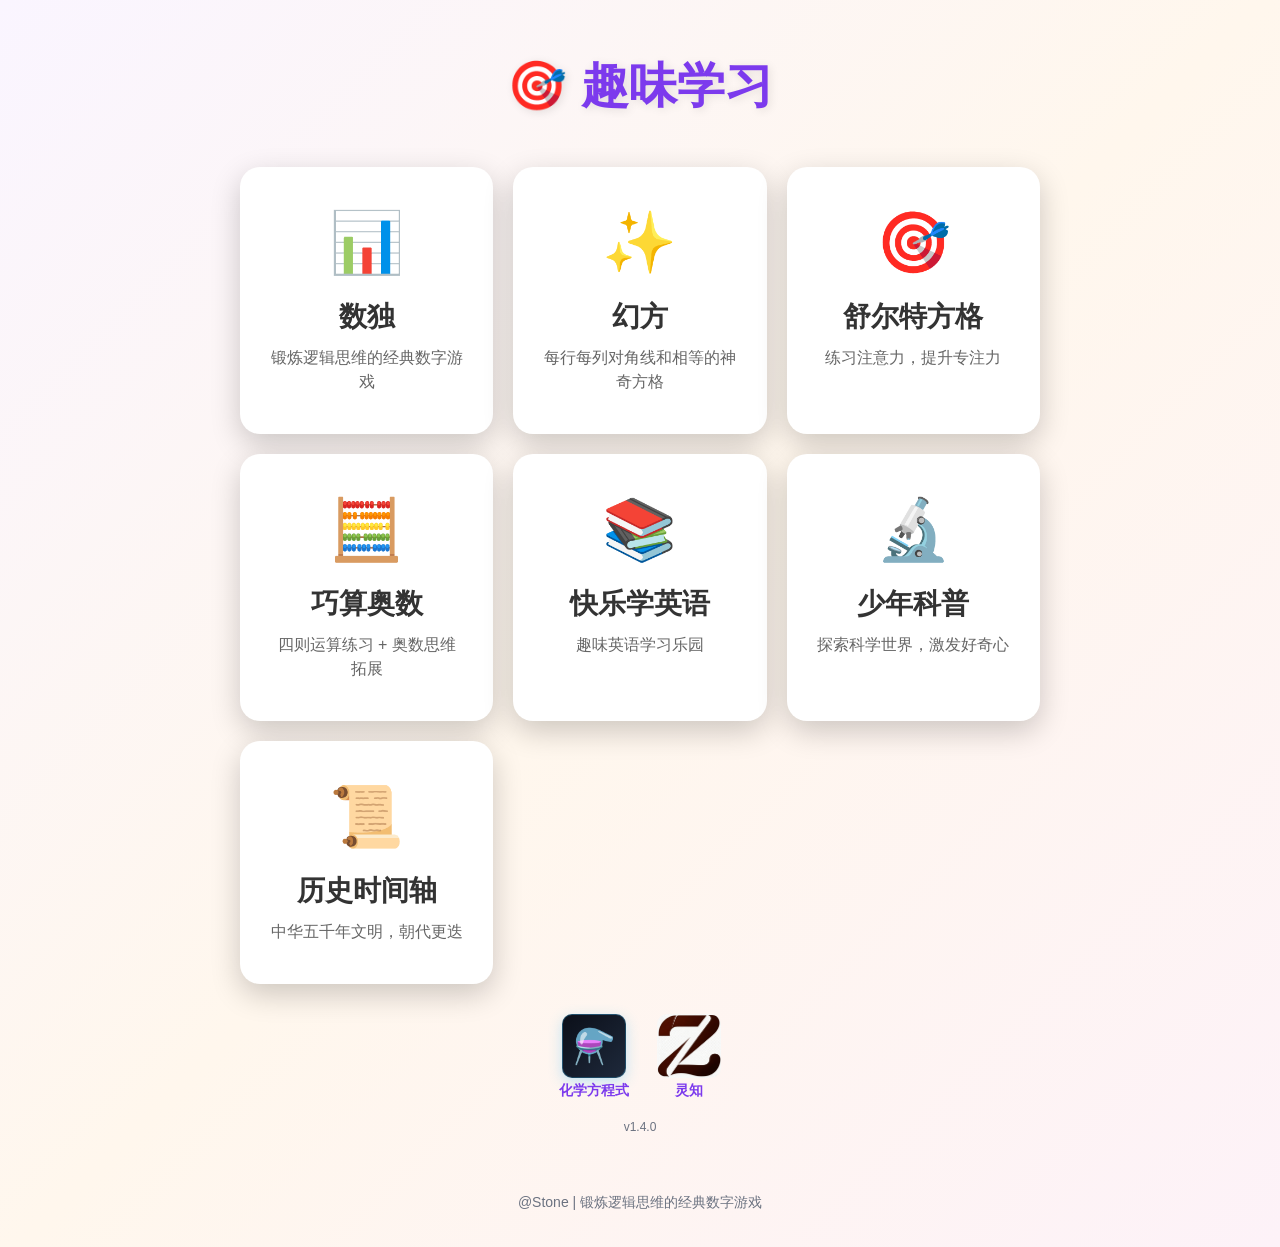
<file: index.html>
<!DOCTYPE html>
<html lang="zh-CN">
<head>
    <meta charset="UTF-8">
    <meta name="viewport" content="width=device-width, initial-scale=1.0">
    <meta name="theme-color" content="#8b5cf6">
    <link rel="icon" type="image/webp" href="xue-64.webp">
    <link rel="apple-touch-icon" href="xue-192.webp">
    <link rel="manifest" href="manifest-math.json">
    <title>快乐学习</title>
    <style>
        * {
            margin: 0;
            padding: 0;
            box-sizing: border-box;
        }

        body {
            font-family: "PingFang SC", "Microsoft YaHei", sans-serif;
            background: linear-gradient(135deg, #faf5ff 0%, #fff7ed 50%, #fdf2f8 100%);
            min-height: 100vh;
            padding: 15px;
            font-size: 16px;
            -webkit-text-size-adjust: 100%;
            -webkit-tap-highlight-color: transparent;
        }

        .container {
            max-width: 900px;
            margin: 0 auto;
            width: 100%;
        }

        /* 首页样式 */
        .home-page {
            text-align: center;
            padding: 40px 15px;
        }

        .home-page h1 {
            color: #7c3aed;
            font-size: 48px;
            margin-bottom: 50px;
            text-shadow: 2px 2px 10px rgba(0,0,0,0.1);
            line-height: 1.3;
        }

        .game-cards {
            display: grid;
            grid-template-columns: repeat(auto-fit, minmax(200px, 1fr));
            gap: 20px;
            max-width: 800px;
            margin: 0 auto;
        }

        .game-card {
            background: white;
            border-radius: 20px;
            padding: 40px 30px;
            cursor: pointer;
            transition: all 0.3s ease;
            box-shadow: 0 10px 30px rgba(0,0,0,0.2);
            -webkit-user-select: none;
            user-select: none;
            touch-action: manipulation;
        }

        .game-card:active {
            transform: translateY(2px);
            box-shadow: 0 5px 15px rgba(0,0,0,0.2);
        }

        .game-icon {
            font-size: 60px;
            margin-bottom: 20px;
        }

        .game-card h2 {
            color: #333;
            font-size: 28px;
            margin-bottom: 10px;
        }

        .game-card p {
            color: #666;
            font-size: 16px;
            line-height: 1.5;
        }

        /* 通用游戏页面样式 */
        .game-page {
            display: none;
            text-align: left;
        }

        .game-page.active {
            display: block;
        }

        .full-page {
            position: fixed;
            top: 0;
            left: 0;
            right: 0;
            bottom: 0;
            background: #fff;
            z-index: 1000;
            overflow-y: auto;
            display: none;
        }

        .full-page.active {
            display: block;
        }

        .back-btn {
            display: inline-flex;
            align-items: center;
            gap: 8px;
            background: #fff;
            color: #7c3aed;
            border: 2px solid #ede9fe;
            padding: 10px 22px;
            border-radius: 999px;
            font-size: 16px;
            font-weight: 600;
            cursor: pointer;
            margin-bottom: 20px;
            transition: all 0.2s ease;
            box-shadow: 0 6px 20px rgba(124, 58, 237, 0.12);
            -webkit-user-select: none;
            user-select: none;
            touch-action: manipulation;
        }

        .back-btn:hover {
            transform: translateY(-2px);
            box-shadow: 0 10px 30px rgba(124, 58, 237, 0.2);
        }

        .gradient-header {
            text-align: center;
            padding: 30px 20px;
            background: linear-gradient(135deg, #8b5cf6, #ec4899, #f59e0b);
            color: #fff;
            border-radius: 20px;
            margin-bottom: 20px;
            box-shadow: 0 12px 32px rgba(139, 92, 246, 0.25);
        }

        .gradient-header h1 {
            font-size: 32px;
            margin-bottom: 8px;
            text-shadow: 2px 2px 0 rgba(0,0,0,0.12);
        }

        .gradient-header p {
            font-size: 16px;
            opacity: 0.95;
        }

        .game-container {
            background: white;
            border-radius: 20px;
            padding: 30px;
            box-shadow: 0 20px 60px rgba(0,0,0,0.3);
        }

        .difficulty-selector {
            display: flex;
            justify-content: center;
            gap: 15px;
            margin-bottom: 25px;
        }

        .diff-btn {
            padding: 12px 30px;
            border: 2px solid #e2e8f0;
            border-radius: 30px;
            background: white;
            cursor: pointer;
            font-size: 16px;
            font-weight: 500;
            transition: all 0.2s ease;
            color: #475569;
            -webkit-user-select: none;
            user-select: none;
            touch-action: manipulation;
        }

        .diff-btn.active {
            background: linear-gradient(135deg, #667eea 0%, #764ba2 100%);
            color: white;
            border-color: transparent;
            transform: translateY(-2px);
            box-shadow: 0 5px 20px rgba(102, 126, 234, 0.4);
        }

        .diff-btn:hover:not(.active) {
            border-color: #667eea;
            color: #667eea;
            background: #f0f5ff;
        }

        .diff-btn:active {
            transform: translateY(1px);
        }

        .action-buttons {
            display: flex;
            justify-content: center;
            gap: 15px;
            margin-top: 25px;
            flex-wrap: wrap;
        }

        .action-btn {
            padding: 12px 30px;
            border: none;
            border-radius: 30px;
            background: linear-gradient(135deg, #667eea 0%, #764ba2 100%);
            color: white;
            font-size: 16px;
            font-weight: 600;
            cursor: pointer;
            transition: all 0.2s ease;
            box-shadow: 0 6px 20px rgba(102, 126, 234, 0.3);
            -webkit-user-select: none;
            user-select: none;
            touch-action: manipulation;
        }

        .action-btn:hover {
            transform: translateY(-2px);
            box-shadow: 0 10px 30px rgba(102, 126, 234, 0.4);
        }

        .action-btn:active {
            transform: translateY(1px);
            box-shadow: 0 3px 10px rgba(102, 126, 234, 0.3);
        }

        .action-btn.check {
            background: linear-gradient(135deg, #10b981 0%, #059669 100%);
            box-shadow: 0 6px 20px rgba(16, 185, 129, 0.3);
        }

        .action-btn.check:hover {
            box-shadow: 0 10px 30px rgba(16, 185, 129, 0.4);
        }

        .action-btn.solve {
            background: linear-gradient(135deg, #f59e0b 0%, #d97706 100%);
            box-shadow: 0 6px 20px rgba(245, 158, 11, 0.3);
        }

        .action-btn.solve:hover {
            box-shadow: 0 10px 30px rgba(245, 158, 11, 0.4);
        }

        .result-panel {
            text-align: center;
            padding: 20px;
            border-radius: 12px;
            margin: 20px 0;
            display: none;
        }

        .result-panel.show {
            display: block;
            animation: fadeIn 0.3s ease;
        }

        .result-panel.success {
            background: linear-gradient(135deg, #dcfce7 0%, #bbf7d0 100%);
            border: 2px solid #86efac;
        }

        .result-panel.error {
            background: linear-gradient(135deg, #fee2e2 0%, #fecaca 100%);
            border: 2px solid #fca5a5;
        }

        .result-panel h3 {
            font-size: 20px;
            margin-bottom: 8px;
        }

        .result-panel.success h3 {
            color: #16a34a;
        }

        .result-panel.error h3 {
            color: #dc2626;
        }

        .result-panel p {
            font-size: 14px;
            color: #4b5563;
        }

        .game-rules {
            background: rgba(255,255,255,0.9);
            border-radius: 12px;
            padding: 15px;
            margin-top: 20px;
            color: #1a1a1a;
        }

        .game-rules h4 {
            margin: 0 0 8px 0;
            font-size: 16px;
            color: #1a1a1a;
        }

        .game-rules p {
            margin: 0;
            font-size: 14px;
            line-height: 1.6;
            color: #333;
        }

        @keyframes fadeIn {
            from { opacity: 0; transform: translateY(10px); }
            to { opacity: 1; transform: translateY(0); }
        }

        .footer {
            text-align: center;
            padding: 20px;
            color: #6b7280;
            font-size: 14px;
        }

        /* 响应式样式 - 移动端适配 */
        @media (max-width: 768px) {
            body {
                padding: 10px;
                font-size: 15px;
            }

            .home-page {
                padding: 30px 10px;
            }

            .home-page h1 {
                font-size: 32px;
                margin-bottom: 30px;
            }

            .game-card {
                padding: 25px 20px;
            }

            .game-icon {
                font-size: 48px;
            }

            .game-card h2 {
                font-size: 22px;
            }

            .game-card p {
                font-size: 14px;
            }

            .back-btn {
                padding: 8px 16px;
                font-size: 14px;
                margin-bottom: 15px;
            }

            .gradient-header {
                padding: 20px 15px;
            }

            .gradient-header h1 {
                font-size: 24px;
            }

            .gradient-header p {
                font-size: 14px;
            }

            .game-container {
                padding: 20px;
            }

            .difficulty-selector {
                gap: 10px;
                margin-bottom: 20px;
            }

            .diff-btn {
                padding: 10px 20px;
                font-size: 14px;
            }

            .action-btn {
                padding: 10px 20px;
                font-size: 14px;
            }

            .footer {
                padding: 15px;
                font-size: 12px;
            }
        }

        /* 小屏幕手机适配 */
        @media (max-width: 480px) {
            .home-page h1 {
                font-size: 26px;
                margin-bottom: 25px;
            }

            .game-cards {
                grid-template-columns: 1fr;
                gap: 15px;
            }

            .game-card {
                padding: 20px 15px;
            }

            .game-icon {
                font-size: 40px;
            }

            .game-card h2 {
                font-size: 20px;
            }

            .game-card p {
                font-size: 13px;
            }

            .gradient-header {
                padding: 15px 10px;
            }

            .gradient-header h1 {
                font-size: 20px;
            }

            .game-container {
                padding: 15px;
            }

            .diff-btn {
                padding: 8px 15px;
                font-size: 13px;
            }

            .action-btn {
                padding: 8px 15px;
                font-size: 13px;
            }
        }
    </style>
</head>
<body>
    <div class="container">
        <!-- 首页 -->
        <div id="homePage" class="home-page">
            <h1>🎯 趣味学习</h1>
            <div class="game-cards">
                <div class="game-card" onclick="showGame('sudoku')">
                    <div class="game-icon">📊</div>
                    <h2>数独</h2>
                    <p>锻炼逻辑思维的经典数字游戏</p>
                </div>
                <div class="game-card" onclick="showGame('magic')">
                    <div class="game-icon">✨</div>
                    <h2>幻方</h2>
                    <p>每行每列对角线和相等的神奇方格</p>
                </div>
                <div class="game-card" onclick="showGame('schulte')">
                    <div class="game-icon">🎯</div>
                    <h2>舒尔特方格</h2>
                    <p>练习注意力，提升专注力</p>
                </div>
                <div class="game-card" onclick="showGame('arithmetic')">
                    <div class="game-icon">🧮</div>
                    <h2>巧算奥数</h2>
                    <p>四则运算练习 + 奥数思维拓展</p>
                </div>
                <div class="game-card" onclick="showGame('dc')">
                    <div class="game-icon">📚</div>
                    <h2>快乐学英语</h2>
                    <p>趣味英语学习乐园</p>
                </div>
                <div class="game-card" onclick="window.open('https://shitou-git.github.io/kepu', '_blank')">
                    <div class="game-icon">🔬</div>
                    <h2>少年科普</h2>
                    <p>探索科学世界，激发好奇心</p>
                </div>
                <div class="game-card" onclick="showGame('history')">
                    <div class="game-icon">📜</div>
                    <h2>历史时间轴</h2>
                    <p>中华五千年文明，朝代更迭</p>
                </div>
            </div>
            <div style="text-align: center; margin-top: 30px;">
                <div style="display: inline-flex; flex-direction: row; align-items: flex-start; gap: 28px;">
                    <div style="display: inline-flex; flex-direction: column; align-items: center; gap: 4px; cursor: pointer;" onclick="window.open('https://shitou-git.github.io/chem/', '_blank')">
                        <div style="width: 64px; height: 64px; border-radius: 10px; background: linear-gradient(135deg, #0B0F19 0%, #1e293b 100%); display: flex; align-items: center; justify-content: center; font-size: 34px; box-shadow: 0 4px 14px rgba(56, 189, 248, 0.3); border: 1px solid rgba(56, 189, 248, 0.3);">⚗️</div>
                        <span style="font-size: 14px; font-weight: 600; color: #7c3aed;">化学方程式</span>
                    </div>
                    <div style="display: inline-flex; flex-direction: column; align-items: center; gap: 4px; cursor: pointer;" onclick="window.open('https://shitou-git.github.io/chat/index', '_blank')"><img src="Z.webp" style="width: 64px; height: 64px; border-radius: 10px;"><span style="font-size: 14px; font-weight: 600; color: #7c3aed;">灵知</span></div>
                </div>
            </div>
            <div style="text-align: center; margin-top: 20px; color: #6b7280; font-size: 12px;">v1.4.0</div>
        </div>

        <!-- 游戏页面容器（由ES Module动态填充内容） -->
        <div id="magicPage" class="game-page"></div>
        <div id="arithmeticPage" class="game-page"></div>
        <div id="schultePage" class="game-page"></div>
        <div id="sudokuPage" class="game-page"></div>

        <!-- 已模块化的页面（由ES Module动态填充内容，全屏显示） -->
        <div id="dcPage" class="game-page full-page"></div>
        <div id="aoshuPage" class="game-page full-page"></div>
        <div id="siluPage" class="game-page full-page"></div>
        <div id="historyPage" class="game-page full-page"></div>
    </div>

    <div class="footer">
        <p>@Stone | 锻炼逻辑思维的经典数字游戏</p>
    </div>

    <script type="module" src="modules/main.js"></script>
</body>
</html>
</file>
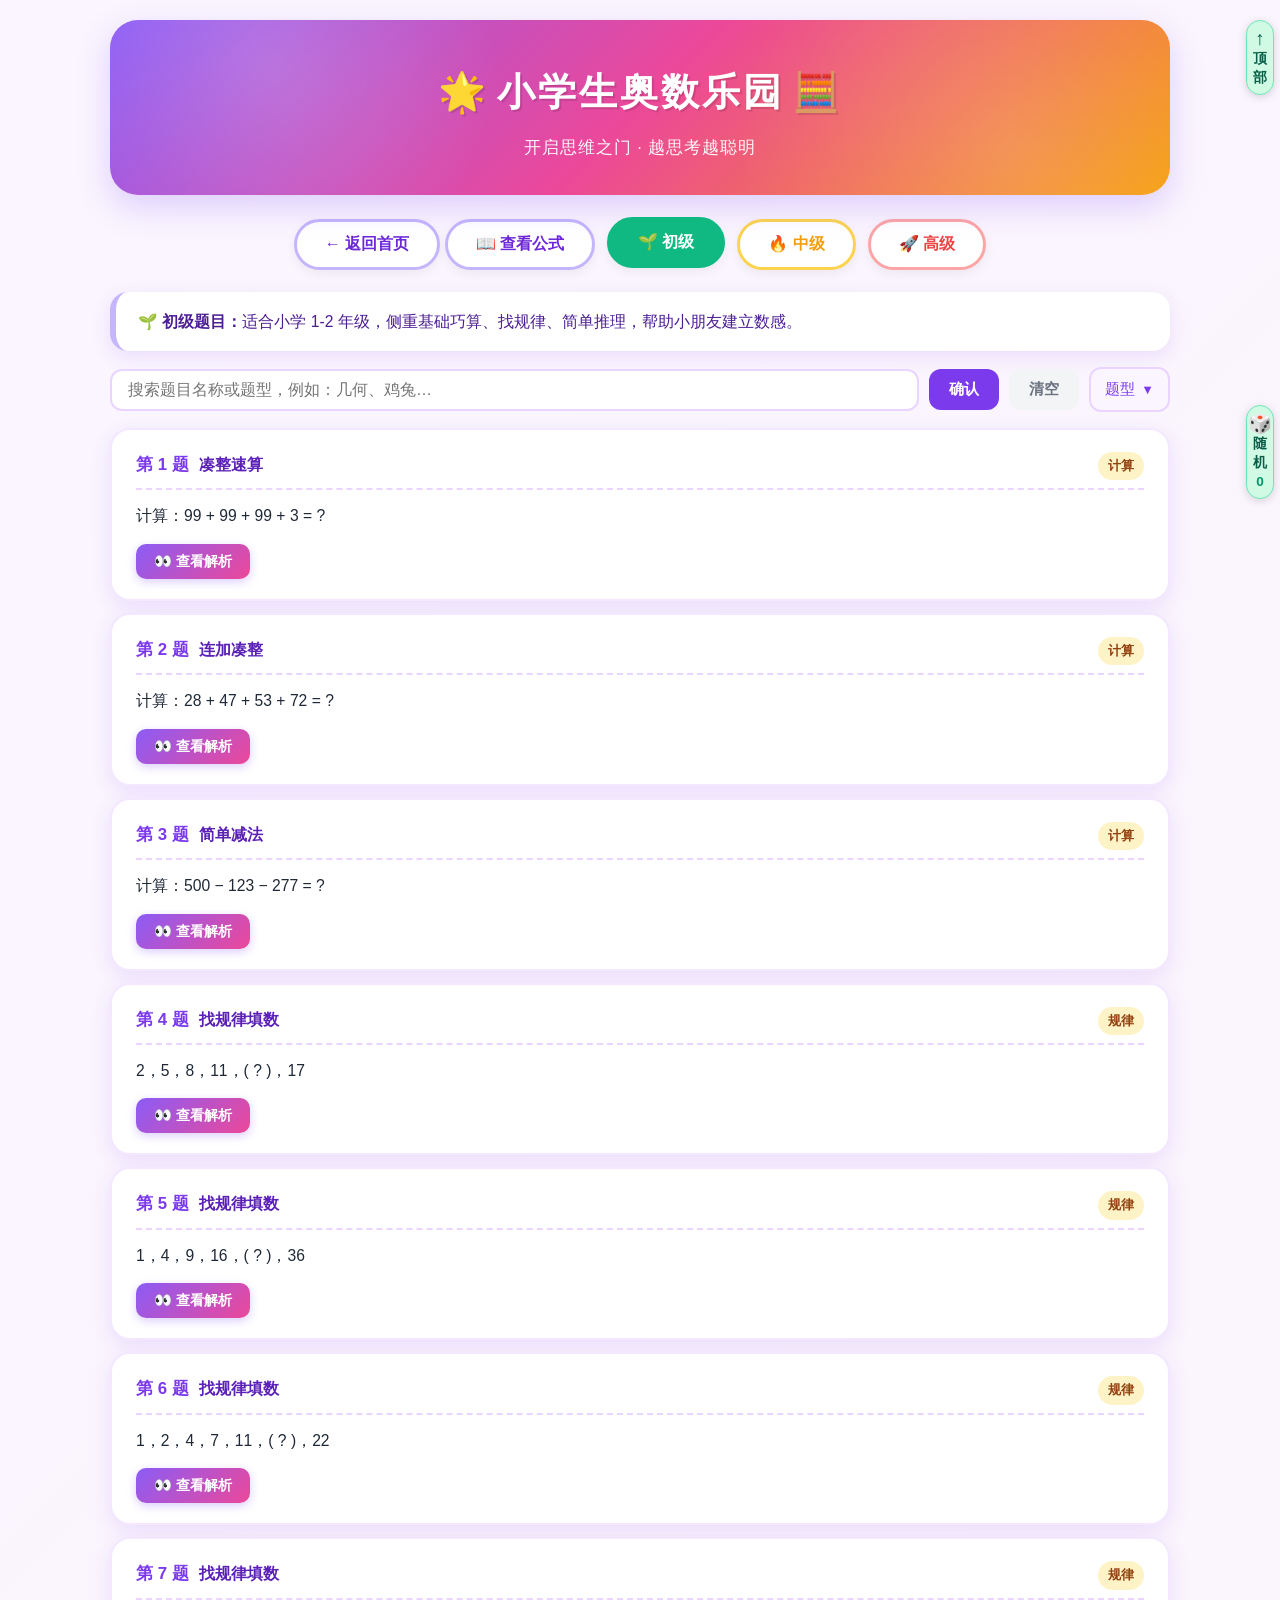
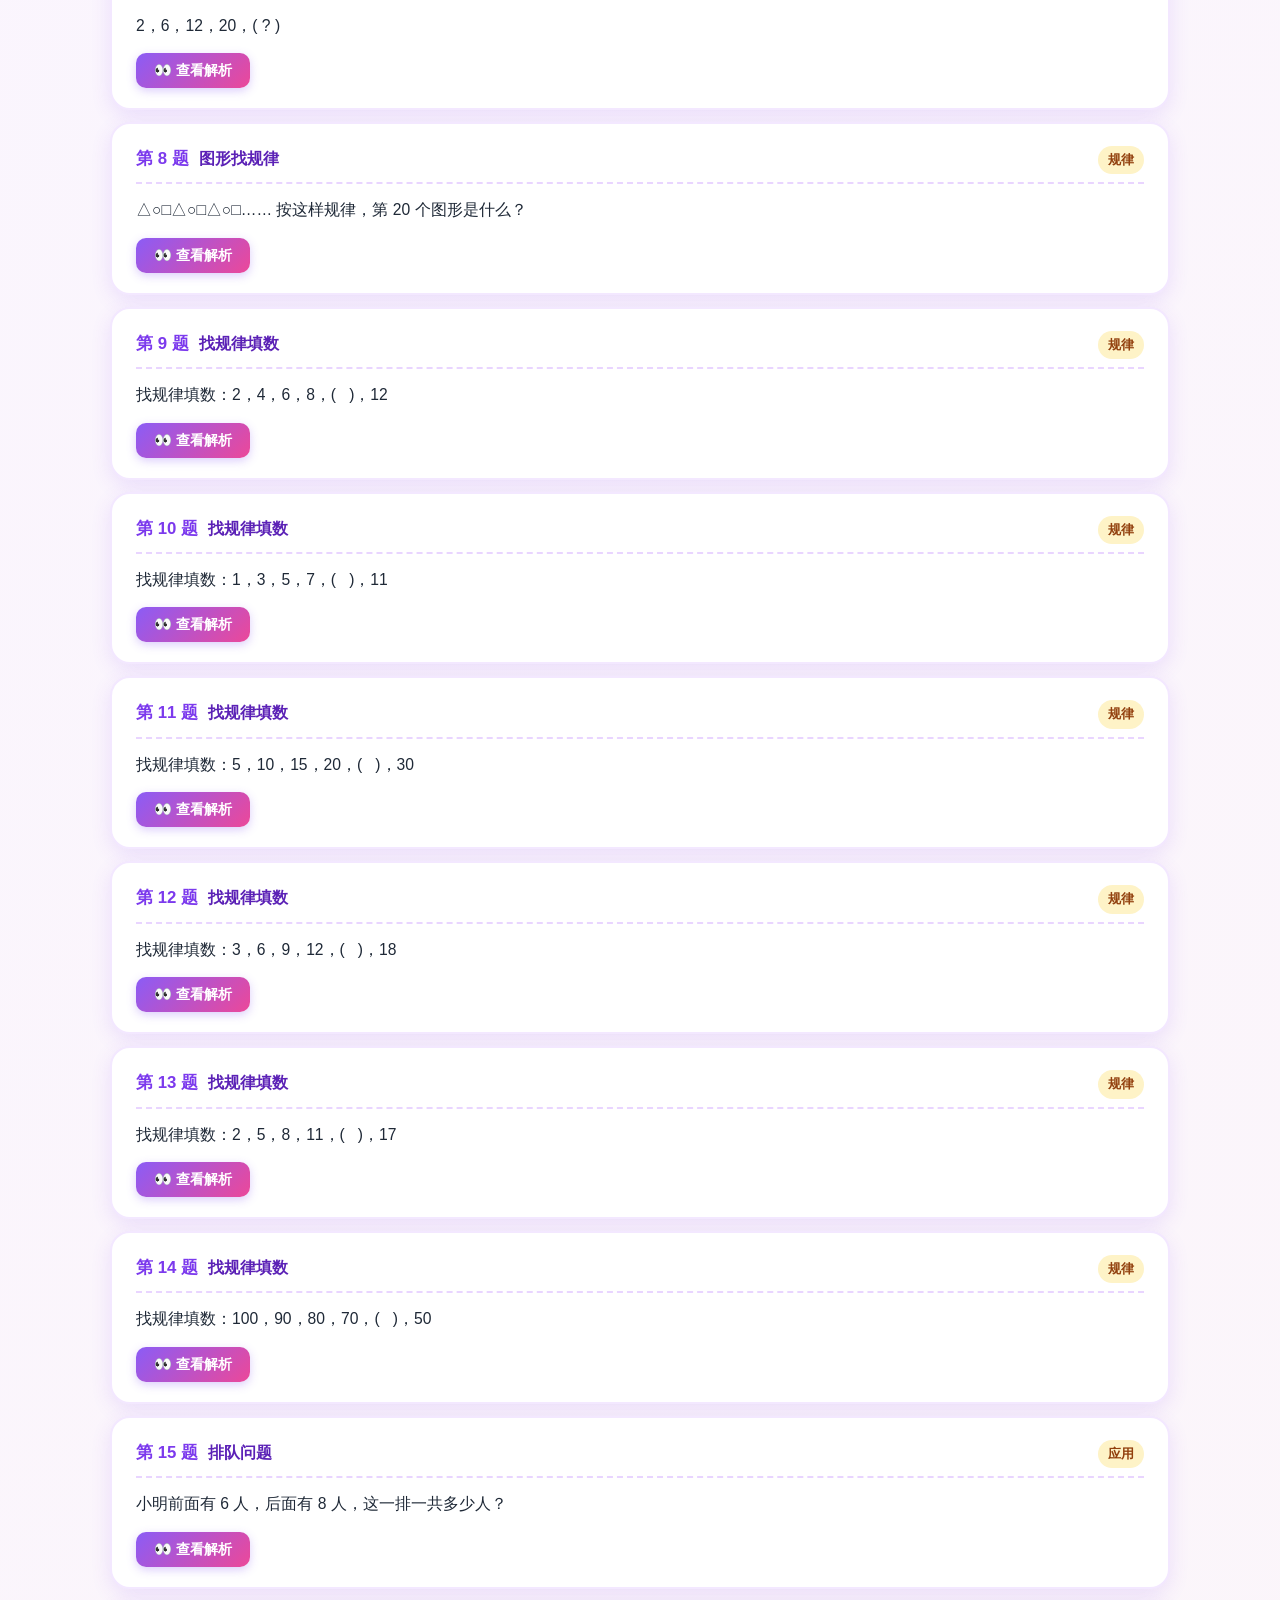
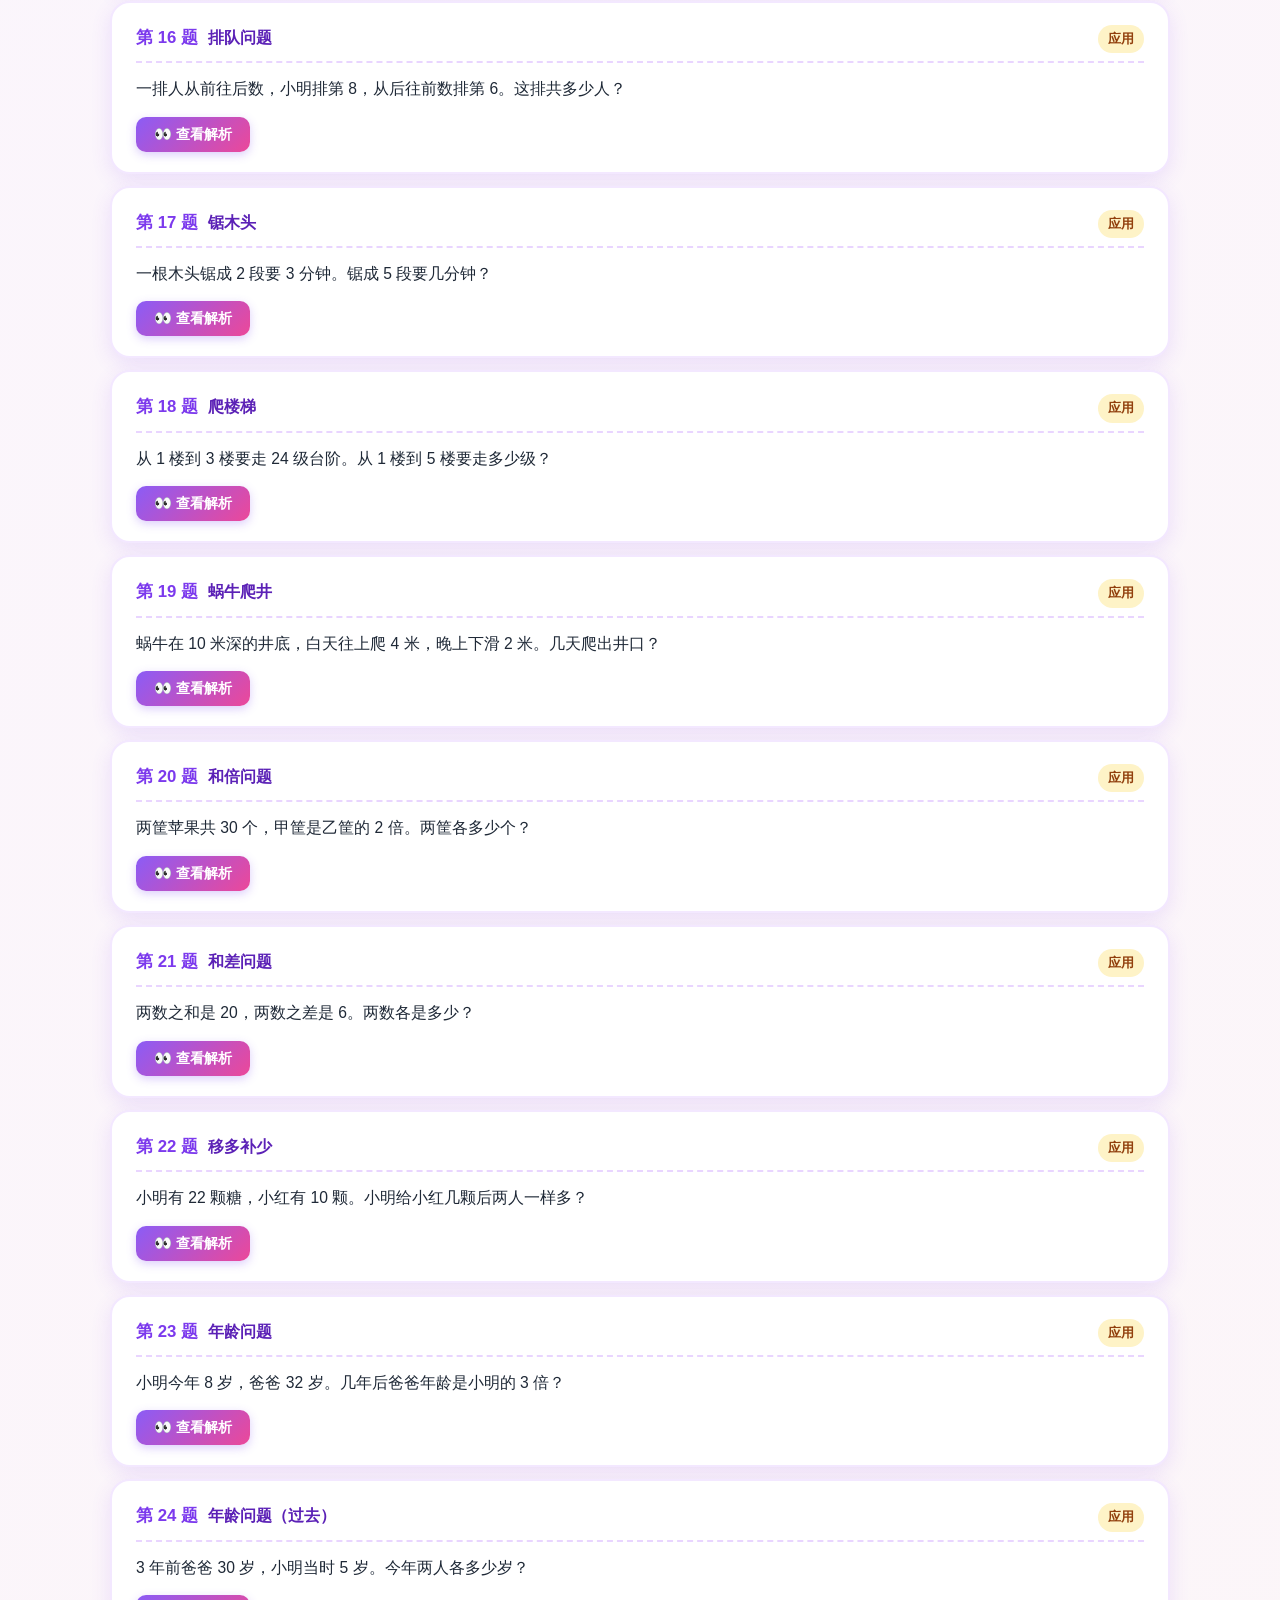
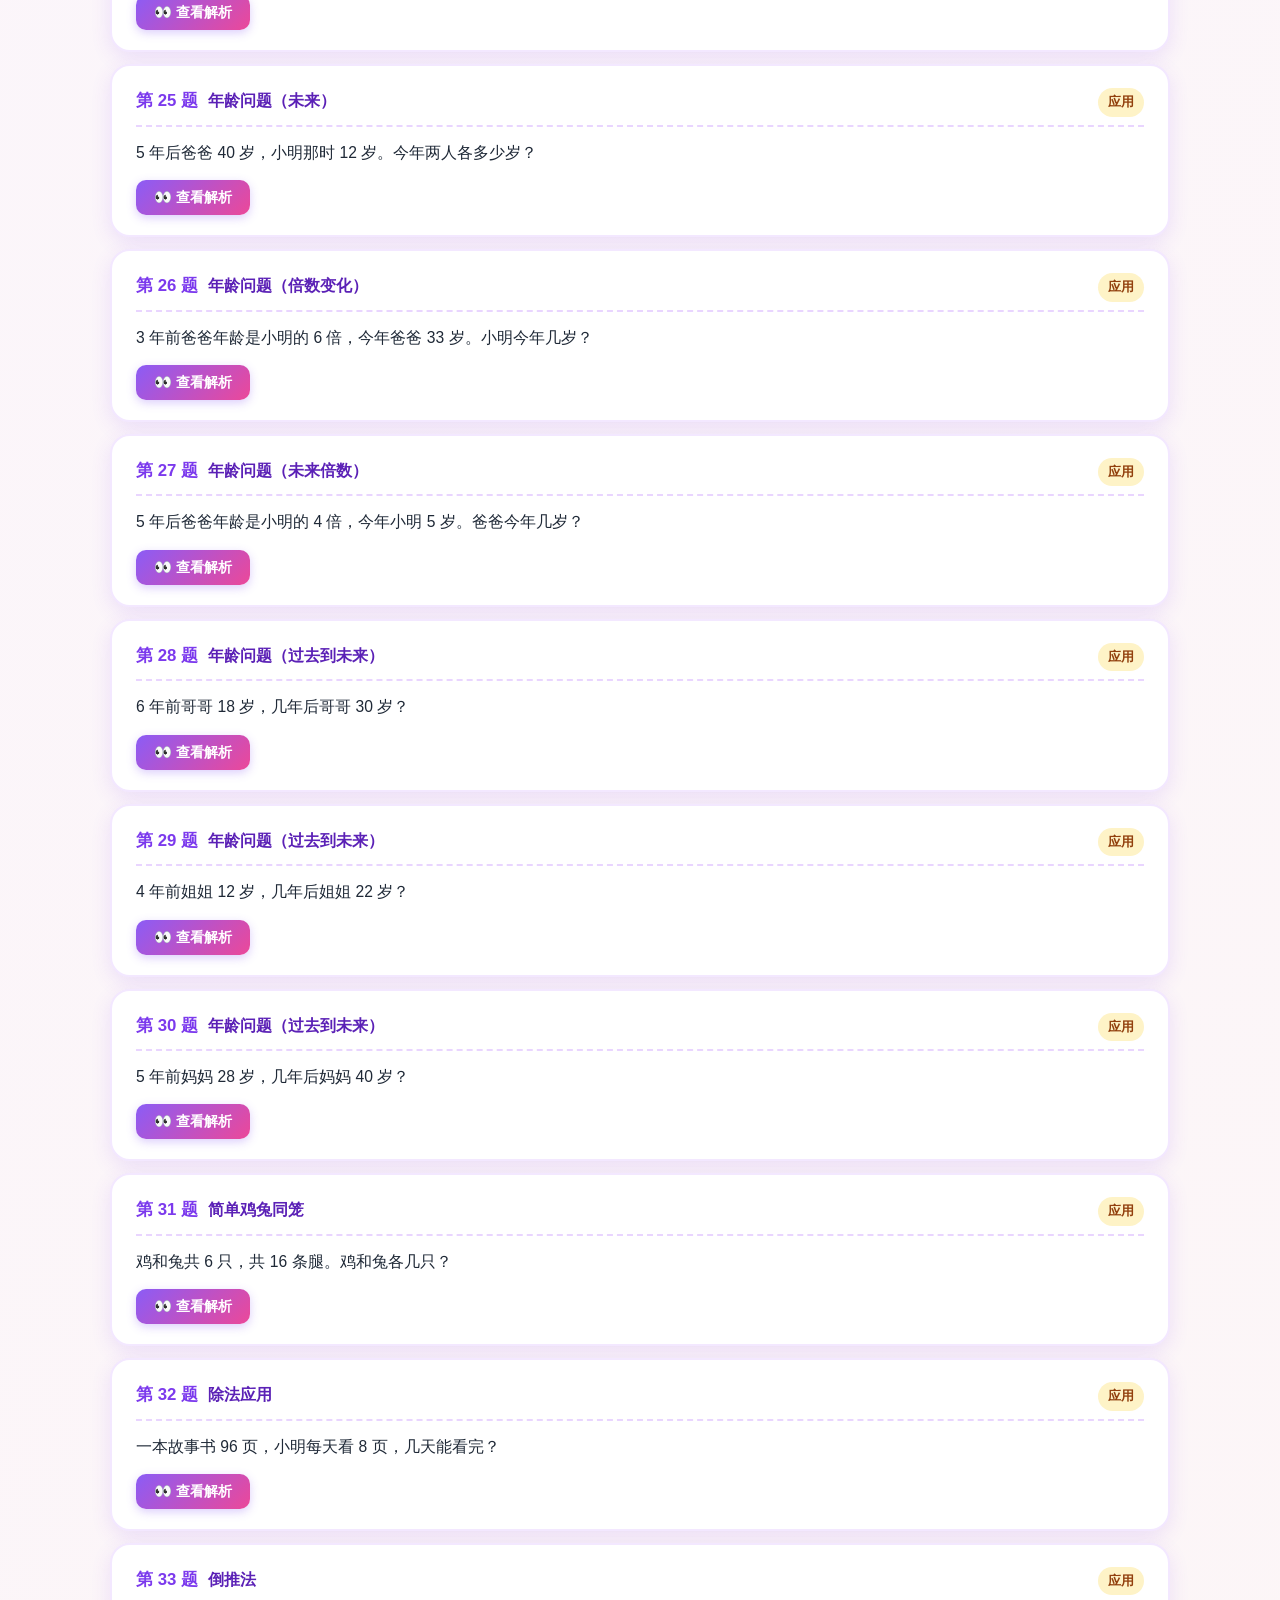
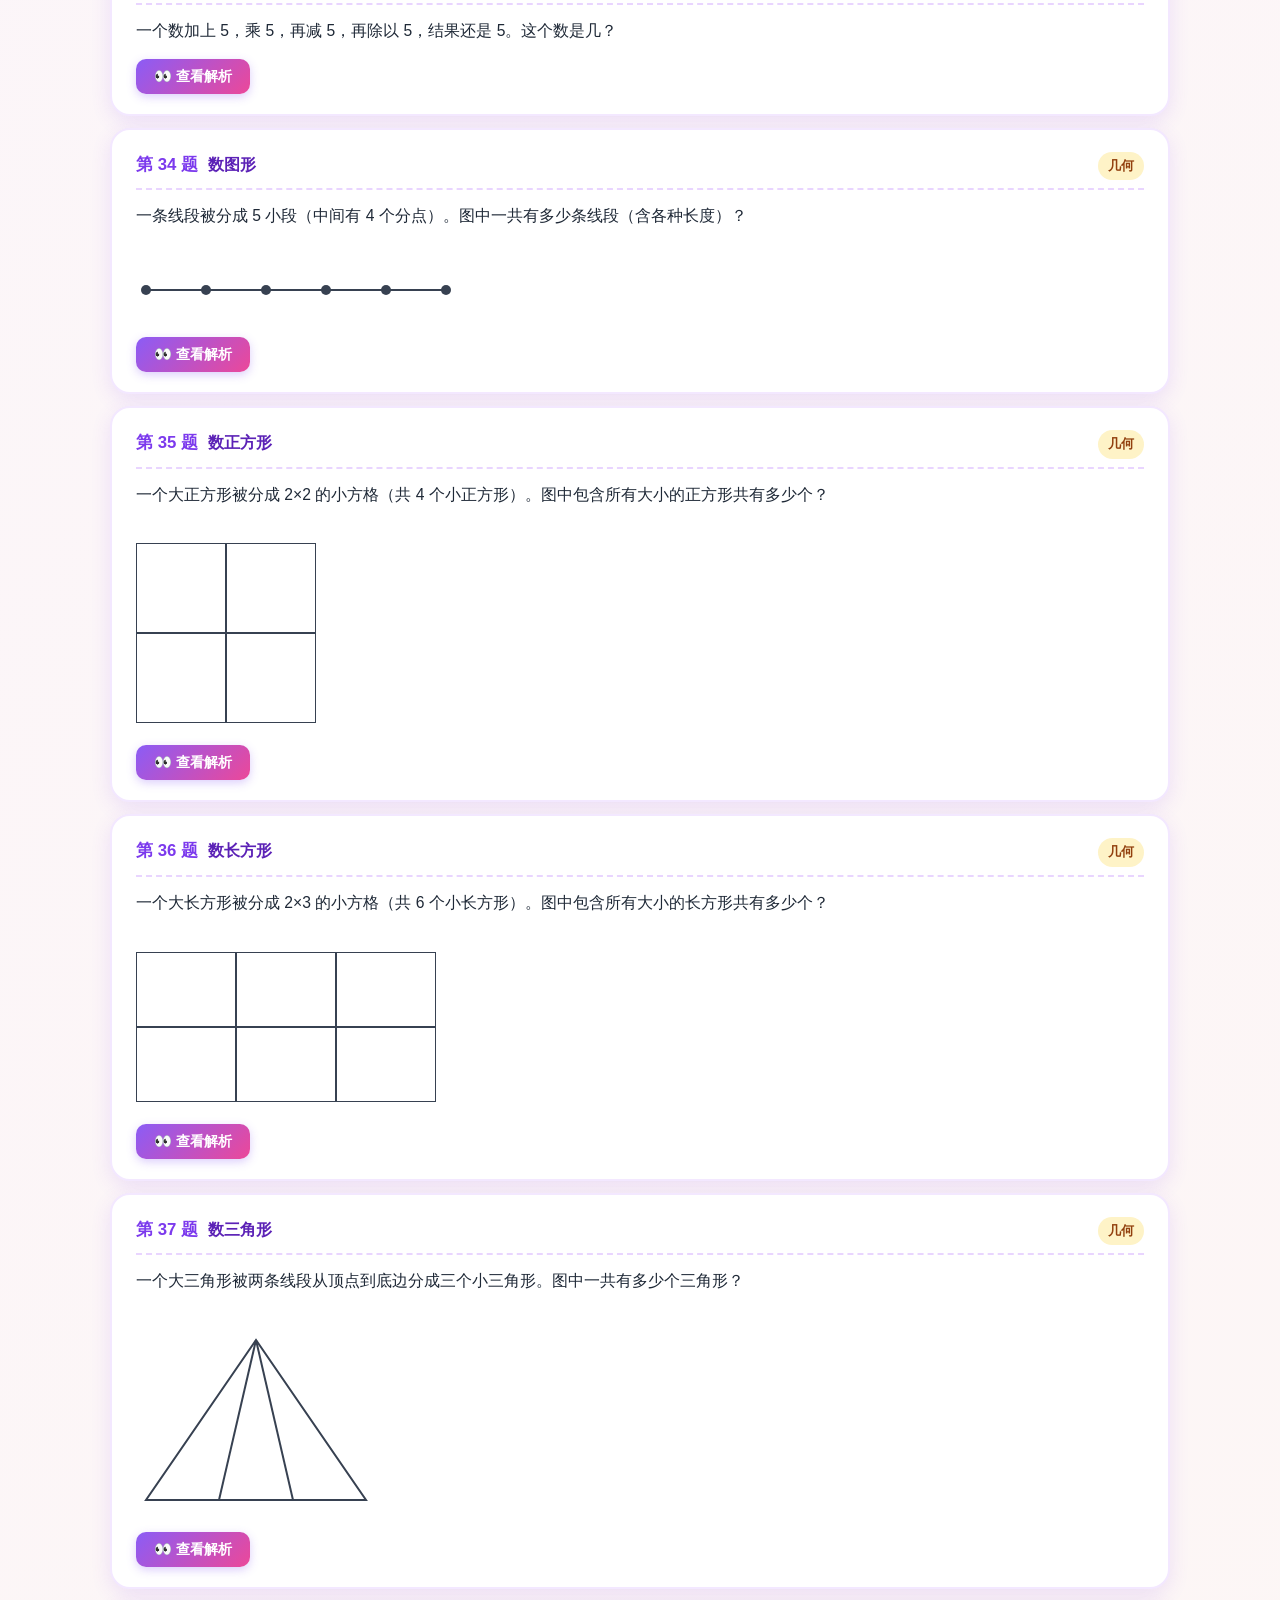
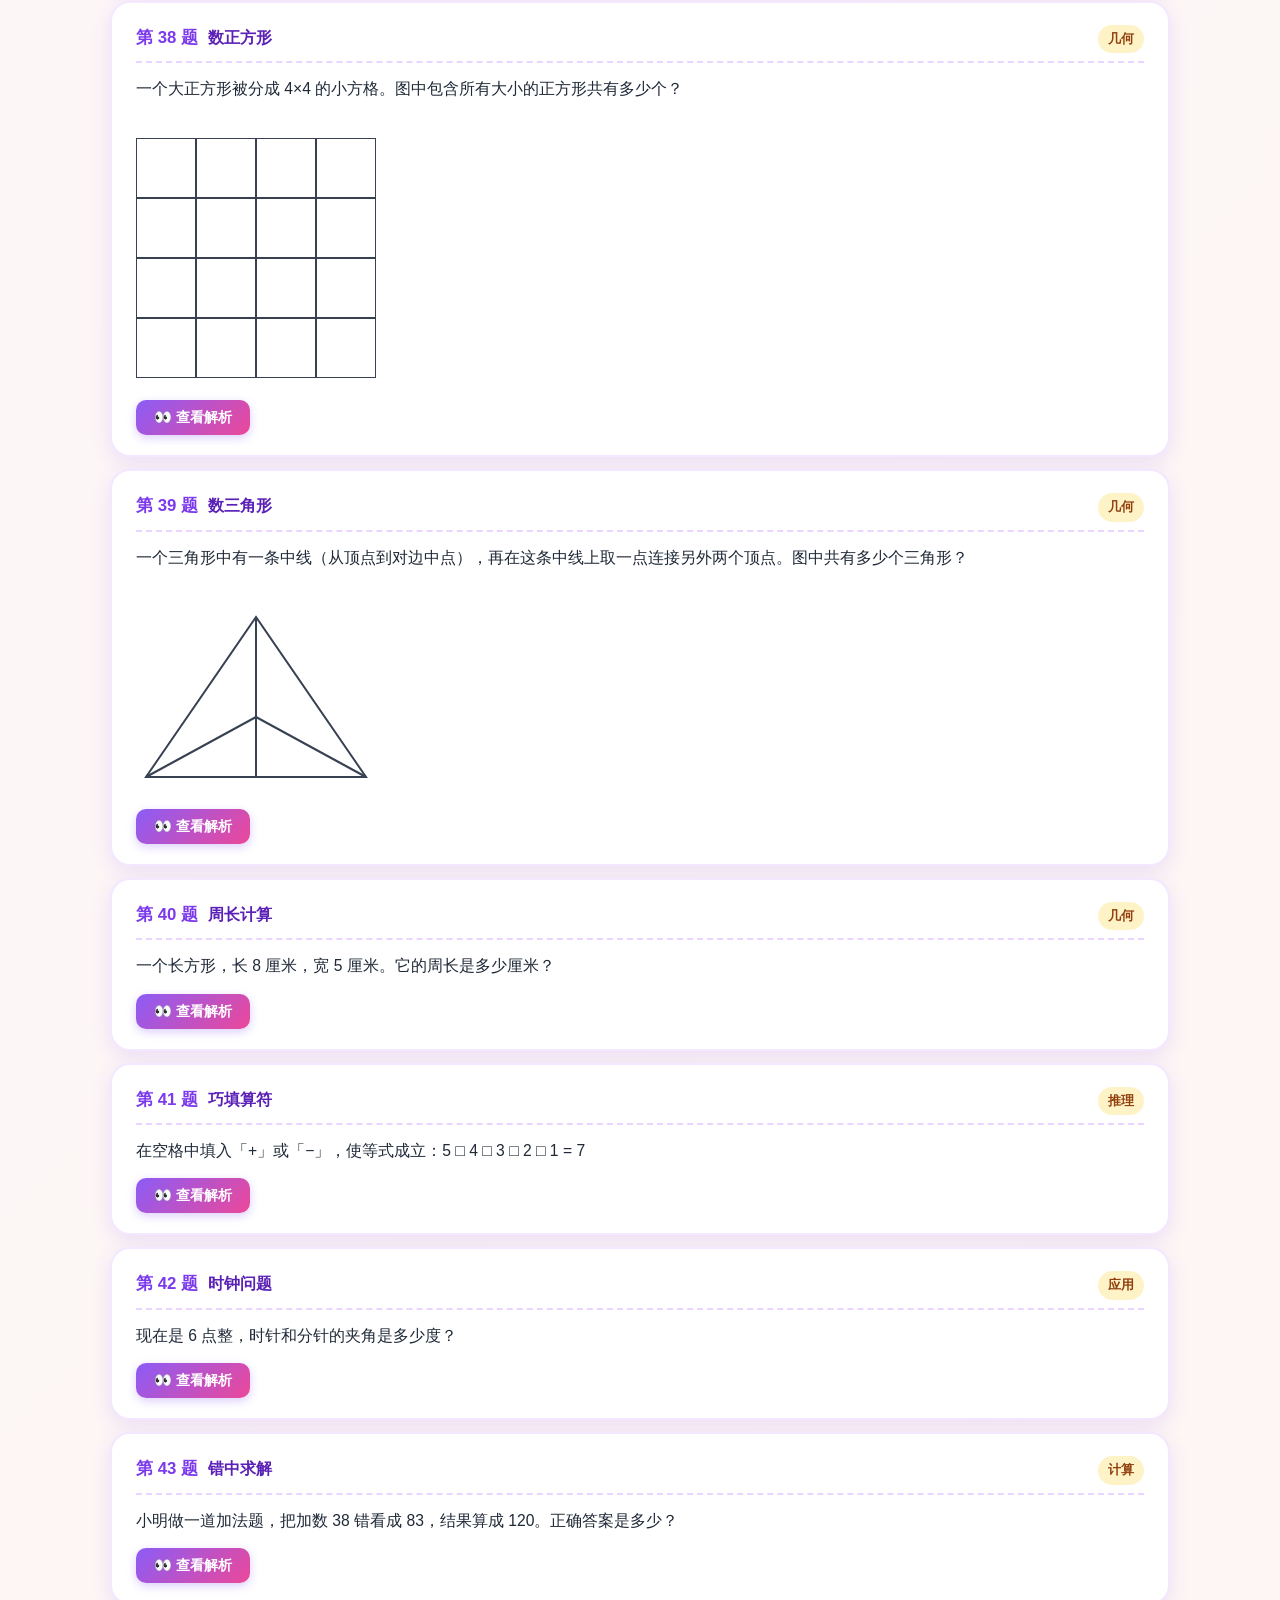
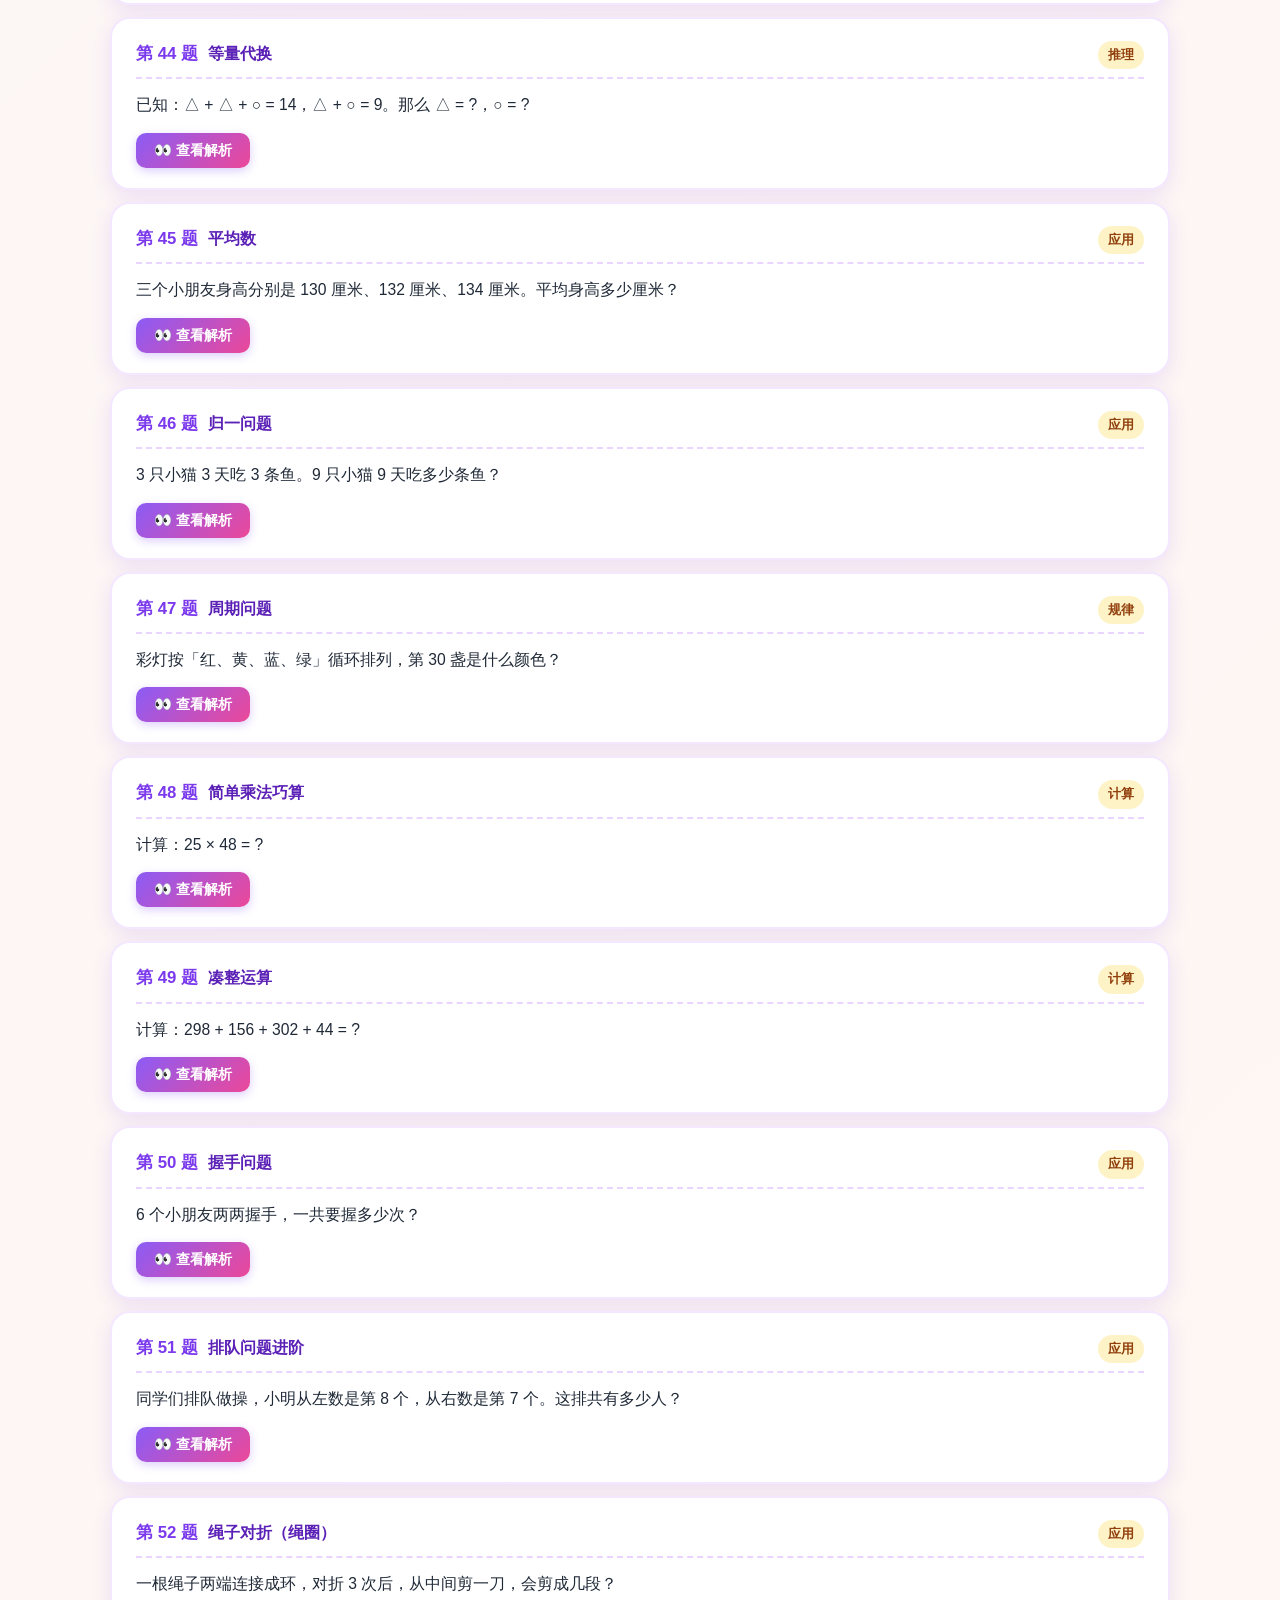
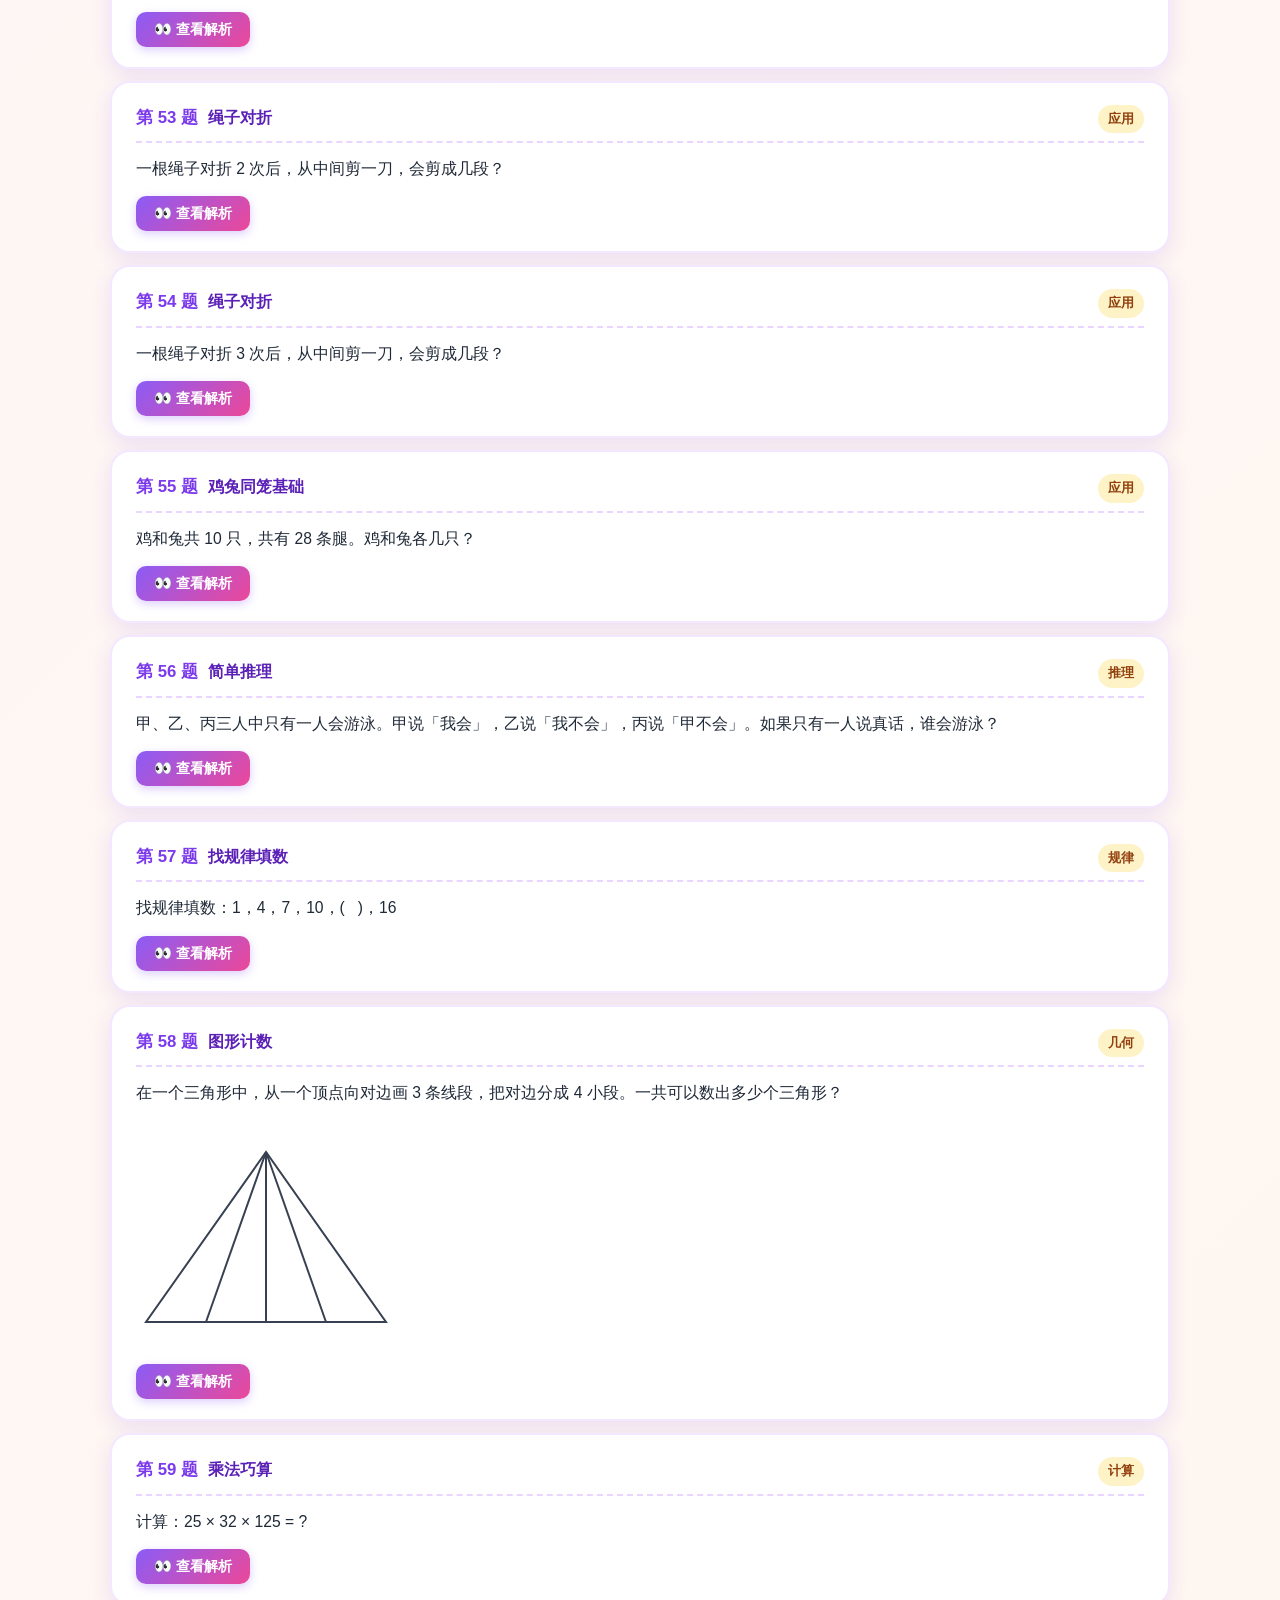
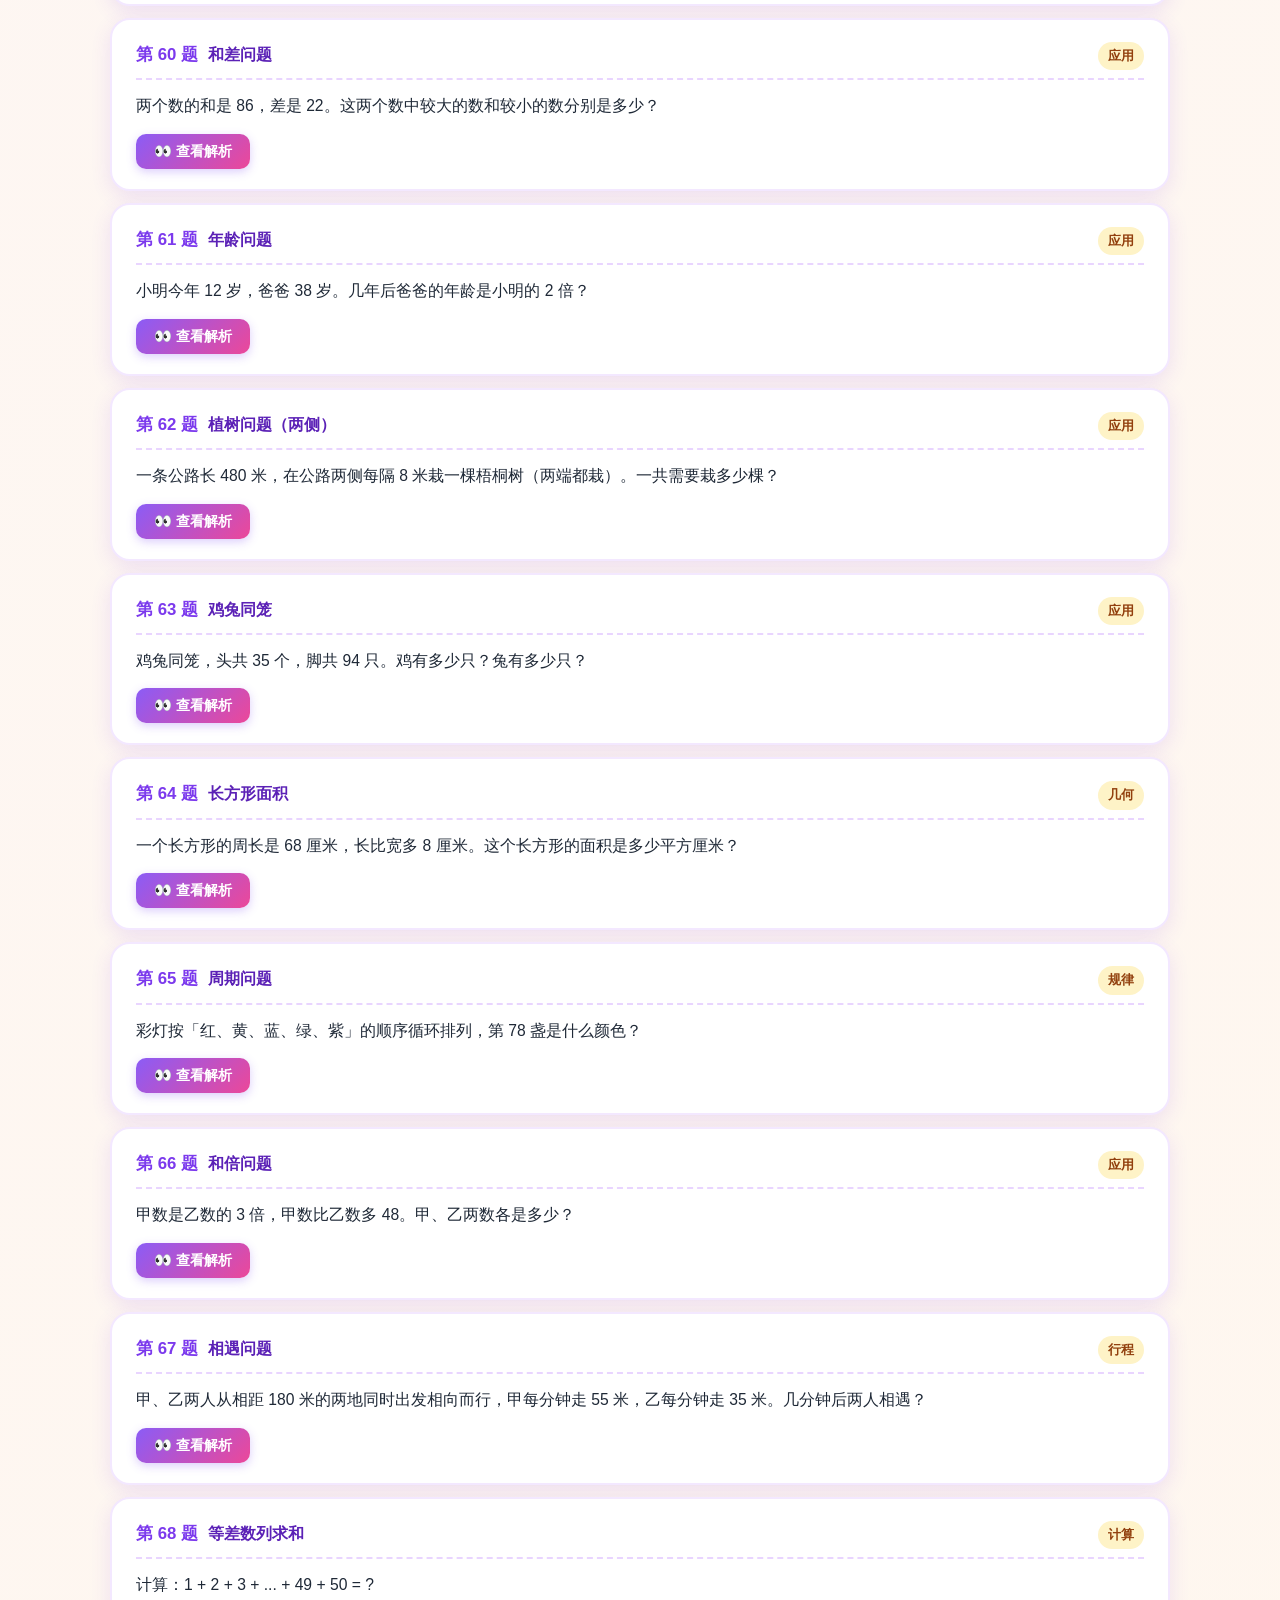
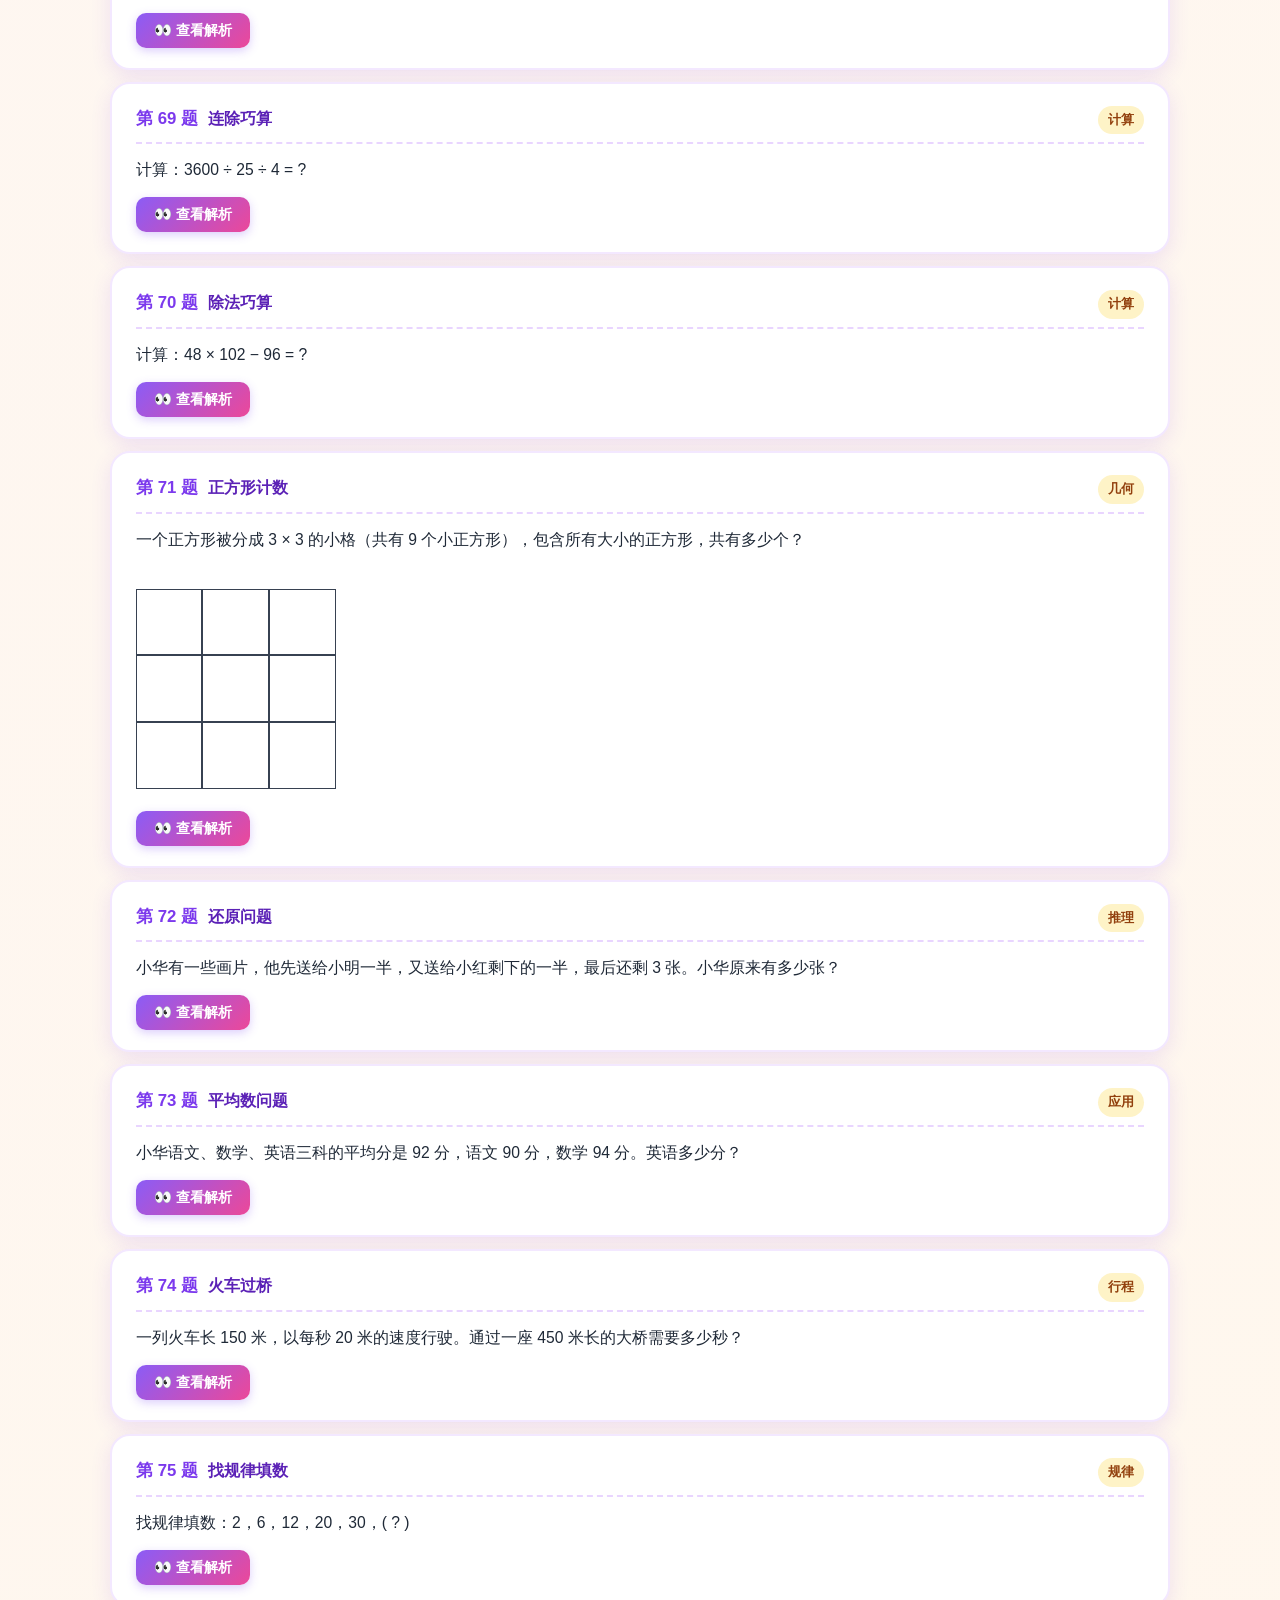
<file: aoshu.html>
<!DOCTYPE html>
<html lang="zh-CN">
<head>
<meta charset="UTF-8">
<meta name="viewport" content="width=device-width, initial-scale=1.0">
<meta name="description" content="小学生奥数乐园 · 思维训练题，含计算、应用、行程、几何、数论、推理、组合等多种题型">
<title>小学生奥数乐园 · 思维训练题</title>
<style>
  :root {
    --c-primary: #7c3aed;
    --c-primary-soft: #ede9fe;
    --c-accent: #ec4899;
    --c-easy: #10b981;
    --c-easy-soft: #d1fae5;
    --c-mid: #f59e0b;
    --c-mid-soft: #fef3c7;
    --c-hard: #ef4444;
    --c-hard-soft: #fee2e2;
    --c-text: #1f2937;
    --c-muted: #6b7280;
    --c-bg: linear-gradient(135deg, #faf5ff 0%, #fff7ed 50%, #fdf2f8 100%);
    --shadow: 0 6px 20px rgba(124, 58, 237, 0.12);
    --shadow-strong: 0 12px 32px rgba(139, 92, 246, 0.25);
  }

  * { box-sizing: border-box; margin: 0; padding: 0; }

  body {
    font-family: "Microsoft YaHei", "PingFang SC", "Helvetica Neue", sans-serif;
    background: var(--c-bg);
    min-height: 100vh;
    color: var(--c-text);
    line-height: 1.75;
    padding: 20px;
  }

  .container {
    max-width: 1060px;
    margin: 0 auto;
  }

  /* ======= 标题区 ======= */
  .header {
    text-align: center;
    padding: 38px 24px 32px;
    background: linear-gradient(135deg, #8b5cf6, #ec4899, #f59e0b);
    color: #fff;
    border-radius: 28px;
    margin-bottom: 24px;
    box-shadow: var(--shadow-strong);
    position: relative;
    overflow: hidden;
  }
  .header::before {
    content: "";
    position: absolute;
    inset: 0;
    background-image:
      radial-gradient(circle at 15% 25%, rgba(255,255,255,0.18) 0%, transparent 25%),
      radial-gradient(circle at 85% 75%, rgba(255,255,255,0.15) 0%, transparent 30%);
    pointer-events: none;
  }
  .header h1 {
    font-size: 2.4rem;
    margin-bottom: 8px;
    letter-spacing: 3px;
    text-shadow: 2px 2px 0 rgba(0,0,0,0.12);
    position: relative;
  }
  .header p {
    font-size: 1.05rem;
    opacity: 0.95;
    letter-spacing: 1px;
    position: relative;
  }
  .header .emoji {
    display: inline-block;
    margin: 0 8px;
    animation: bounce 2s infinite;
  }
  @keyframes bounce {
    0%, 100% { transform: translateY(0); }
    50% { transform: translateY(-10px); }
  }

  /* ======= 难度切换标签 ======= */
  .tabs {
    display: flex;
    gap: 12px;
    margin-bottom: 22px;
    flex-wrap: wrap;
    justify-content: center;
  }
  @media (max-width: 640px) {
    .tabs .home-btn-group {
      display: flex;
      gap: 12px;
      width: 100%;
      justify-content: center;
      margin-bottom: 12px;
    }
  }
  .tab {
    padding: 12px 28px;
    background: #fff;
    border-radius: 999px;
    cursor: pointer;
    font-size: 1rem;
    font-weight: bold;
    border: 3px solid transparent;
    transition: all 0.2s;
    box-shadow: 0 4px 12px rgba(0, 0, 0, 0.06);
    color: var(--c-muted);
  }
  .tab[data-level="easy"] { border-color: #a7f3d0; color: var(--c-easy); }
  .tab[data-level="easy"]:hover, .tab[data-level="easy"].active {
    background: #10b981; color: #fff; border-color: #10b981; transform: translateY(-2px); }
  .tab[data-level="medium"] { border-color: #fcd34d; color: var(--c-mid); }
  .tab[data-level="medium"]:hover, .tab[data-level="medium"].active {
    background: #f59e0b; color: #fff; border-color: #f59e0b; transform: translateY(-2px); }
  .tab[data-level="hard"] { border-color: #fca5a5; color: var(--c-hard); }
  .tab[data-level="hard"]:hover, .tab[data-level="hard"].active {
    background: #ef4444; color: #fff; border-color: #ef4444; transform: translateY(-2px); }
  .tab.home-btn { border-color: #c4b5fd; color: #6d28d9; }
  .tab.home-btn:hover {
    background: #7c3aed; color: #fff; border-color: #7c3aed; transform: translateY(-2px); }

  /* ======= 难度区域 ======= */
  .level-section { display: none; animation: fadeIn 0.4s ease; }
  .level-section.active { display: block; }
  @keyframes fadeIn {
    from { opacity: 0; transform: translateY(8px); }
    to   { opacity: 1; transform: translateY(0); }
  }

  .level-intro {
    background: #fff;
    padding: 16px 22px;
    border-radius: 18px;
    margin-bottom: 16px;
    font-size: 0.98rem;
    color: #4c1d95;
    border-left: 6px solid #c4b5fd;
    box-shadow: var(--shadow);
  }

  /* ======= 搜索栏 ======= */
  .search-bar {
    display: flex;
    gap: 10px;
    margin-bottom: 16px;
    align-items: center;
    flex-wrap: wrap;
  }
  .search-input {
    flex: 1;
    min-width: 200px;
    padding: 10px 16px;
    border: 2px solid #e9d5ff;
    border-radius: 12px;
    font-size: 1rem;
    font-family: inherit;
    outline: none;
    transition: border-color 0.2s;
  }
  .search-input:focus {
    border-color: #7c3aed;
  }
  .search-btn {
    padding: 10px 20px;
    border: none;
    border-radius: 12px;
    font-size: 0.95rem;
    font-weight: bold;
    cursor: pointer;
    font-family: inherit;
    transition: all 0.2s;
  }
  .search-btn.confirm {
    background: #7c3aed;
    color: #fff;
  }
  .search-btn.confirm:hover {
    background: #6d28d9;
    transform: translateY(-1px);
  }
  .search-btn.clear {
    background: #f3f4f6;
    color: #6b7280;
  }
  .search-btn.clear:hover {
    background: #e5e7eb;
    color: #374151;
  }
  .category-btn {
    padding: 10px 14px;
    border: 2px solid #e9d5ff;
    border-radius: 12px;
    font-size: 0.95rem;
    font-family: inherit;
    color: #7c3aed;
    background: #faf5ff;
    cursor: pointer;
    outline: none;
    display: flex;
    align-items: center;
    gap: 6px;
    transition: all 0.2s;
  }
  .category-btn:hover {
    background: #f3e8ff;
    border-color: #7c3aed;
  }
  .category-btn.open {
    background: #7c3aed;
    color: #fff;
  }
  .category-btn .arrow {
    font-size: 0.8rem;
    transition: transform 0.2s;
  }
  .category-btn.open .arrow {
    transform: rotate(180deg);
  }
  .category-menu {
    position: absolute;
    top: 100%;
    left: 0;
    right: 0;
    background: #fff;
    border: 2px solid #e9d5ff;
    border-radius: 12px;
    box-shadow: 0 4px 12px rgba(0,0,0,0.1);
    list-style: none;
    padding: 4px;
    margin: 8px 0 0 0;
    display: none;
    z-index: 100;
  }
  .category-menu.show {
    display: block;
  }
  .category-menu li {
    padding: 10px 16px;
    cursor: pointer;
    border-radius: 8px;
    color: #374151;
  }
  .category-menu li:hover {
    background: #f3e8ff;
    color: #7c3aed;
  }
  .category-menu li.active {
    background: #7c3aed;
    color: #fff;
  }
  .search-result-tip {
    font-size: 0.9rem;
    color: #7c3aed;
    margin-bottom: 10px;
    font-weight: bold;
  }
  .search-no-result {
    text-align: center;
    padding: 30px;
    color: #9ca3af;
    font-size: 1rem;
  }

  /* ======= 题目卡片 ======= */
  .problem-card {
    background: #fff;
    border-radius: 20px;
    padding: 20px 24px;
    margin-bottom: 12px;
    box-shadow: var(--shadow);
    border: 2px solid #f3e8ff;
    transition: transform 0.15s, border-color 0.2s;
  }
  .problem-card:hover {
    transform: translateY(-1px);
    border-color: #ddd6fe;
  }
  .problem-card.search-hidden {
    display: none;
  }

  .problem-header {
    display: flex;
    align-items: baseline;
    gap: 10px;
    margin-bottom: 10px;
    padding-bottom: 8px;
    border-bottom: 2px dashed #e9d5ff;
    flex-wrap: wrap;
  }
  .problem-number {
    font-size: 1.05rem;
    font-weight: bold;
    color: var(--c-primary);
  }
  .problem-title {
    font-size: 1rem;
    font-weight: bold;
    color: #5b21b6;
  }
  .problem-category {
    font-size: 0.8rem;
    margin-left: auto;
    background: #fef3c7;
    color: #92400e;
    padding: 3px 10px;
    border-radius: 999px;
    font-weight: bold;
  }

  .problem-text {
    font-size: 0.98rem;
    color: #1f2937;
    margin-bottom: 12px;
    padding: 2px 0;
    white-space: pre-wrap;
  }

  .problem-text svg {
    max-width: 100%;
    height: auto;
  }

  /* ======= 查看解析按钮 ======= */
  .view-btn {
    padding: 8px 18px;
    background: linear-gradient(135deg, #8b5cf6, #ec4899);
    color: #fff;
    border: none;
    border-radius: 10px;
    cursor: pointer;
    font-size: 0.9rem;
    font-weight: bold;
    font-family: inherit;
    box-shadow: 0 3px 10px rgba(139, 92, 246, 0.3);
    transition: transform 0.15s;
  }
  .view-btn:hover { transform: translateY(-2px); }
  .view-btn.small-btn { padding: 6px 14px; font-size: 0.85rem; }

  /* ======= 密码输入框（默认隐藏，点击后弹出）======= */
  .pwd-box {
    display: none;
    margin-top: 10px;
    padding: 12px 16px;
    background: linear-gradient(135deg, #faf5ff, #fdf2f8);
    border: 2px dashed #c4b5fd;
    border-radius: 14px;
    animation: slideDown 0.25s ease;
    align-items: center;
    gap: 10px;
    flex-wrap: wrap;
  }
  .pwd-box.show { display: flex; }
  @keyframes slideDown {
    from { opacity: 0; transform: translateY(-6px); }
    to   { opacity: 1; transform: translateY(0); }
  }
  .pwd-box label {
    font-size: 0.9rem;
    color: #5b21b6;
    font-weight: bold;
  }
  .pwd-box input {
    flex: 1;
    min-width: 140px;
    padding: 8px 12px;
    font-size: 0.9rem;
    border: 2px solid #ddd6fe;
    border-radius: 8px;
    outline: none;
    font-family: inherit;
    background: #fff;
  }
  .pwd-box input:focus {
    border-color: #8b5cf6;
    box-shadow: 0 0 0 3px rgba(139,92,246,0.15);
  }
  .pwd-status {
    font-size: 0.82rem;
    font-weight: bold;
    padding: 3px 10px;
    border-radius: 8px;
    background: #f3f4f6;
    color: var(--c-muted);
  }
  .pwd-status.ok { background: #d1fae5; color: #065f46; }
  .pwd-status.err { background: #fee2e2; color: #b91c1c; }
  .pwd-box .submit-btn {
    padding: 8px 18px;
    font-size: 0.9rem;
    font-weight: bold;
    color: #065f46;
    background: #a7f3d0;
    border: 2px solid #6ee7b7;
    border-radius: 8px;
    cursor: pointer;
    font-family: inherit;
    transition: background 0.15s;
  }
  .pwd-box .submit-btn:hover {
    background: #6ee7b7;
  }

  /* ======= 解析框 ======= */
  /* ======= 解题思路区（免密码）======= */
  .hint-box {
    display: none;
    margin-top: 12px;
    padding: 16px 20px;
    background: linear-gradient(135deg, #ecfdf5, #f0f9ff);
    border-radius: 14px;
    border-left: 5px solid #10b981;
    color: #064e3b;
    line-height: 1.85;
    font-size: 0.96rem;
    animation: slideDown 0.3s ease;
  }
  .hint-box.show { display: block; }
  .hint-box h4 {
    margin-bottom: 4px;
    color: #047857;
    font-size: 0.98rem;
    margin-top: 4px;
  }
  .hint-box h4:first-child { margin-top: 0; }

  /* ======= 查看答案按钮（放在解题思路下方）======= */
  .view-answer-btn {
    margin-top: 14px;
    padding: 10px 22px;
    background: linear-gradient(135deg, #f59e0b, #ef4444);
    color: #fff;
    border: none;
    border-radius: 10px;
    cursor: pointer;
    font-size: 0.9rem;
    font-weight: bold;
    font-family: inherit;
    box-shadow: 0 3px 10px rgba(239, 68, 68, 0.25);
    transition: transform 0.15s;
  }
  .view-answer-btn:hover { transform: translateY(-2px); }

  /* ======= 答案区（密码解锁后才显示）======= */
  .answer-box {
    display: none;
    margin-top: 12px;
    padding: 16px 20px;
    background: linear-gradient(135deg, #fdf4ff, #fef3c7);
    border-radius: 14px;
    border-left: 5px solid #a78bfa;
    color: #4c1d95;
    line-height: 1.85;
    font-size: 0.96rem;
    animation: slideDown 0.3s ease;
  }
  .answer-box.show { display: block; }
  .answer-box h4 {
    margin-bottom: 4px;
    color: #7c3aed;
    font-size: 0.98rem;
    margin-top: 4px;
  }
  .answer-box h4:first-child { margin-top: 0; }
  .answer-box .answer {
    margin-top: 8px;
    padding: 8px 12px;
    background: #fff;
    border-radius: 10px;
    font-weight: bold;
    color: #db2777;
    display: inline-block;
  }

  /* ======= 底部 ======= */
  .footer {
    text-align: center;
    margin-top: 26px;
    padding: 16px 10px;
    color: #6d28d9;
    font-size: 0.9rem;
    opacity: 0.9;
  }
  .footer .tip {
    font-size: 0.85rem;
    color: var(--c-muted);
    margin-top: 4px;
  }

  @media (max-width: 640px) {
    .header h1 { font-size: 1.7rem; letter-spacing: 2px; }
    .tab { padding: 10px 18px; font-size: 0.9rem; }
    .back-to-top { width: 20px; padding: 8px 2px; font-size: 0.7rem; }
    .random-btn { width: 20px; padding: 8px 2px; font-size: 0.7rem; }
  }
  /* ======= 悬浮按钮通用样式 ======= */
  .back-to-top, .random-btn {
    position: fixed;
    right: 6px;
    width: 28px;
    padding: 8px 2px;
    font-size: 0.85rem;
    font-weight: bold;
    color: #065f46;
    background: #d1fae5;
    border: 1px solid #6ee7b7;
    border-radius: 17px;
    cursor: pointer;
    font-family: inherit;
    box-shadow: 0 2px 8px rgba(0, 0, 0, 0.15);
    z-index: 1000;
    display: flex;
    flex-direction: column;
    align-items: center;
    gap: 4px;
    line-height: 1.1;
    transition: background 0.15s, box-shadow 0.15s;
  }
  .back-to-top:hover, .random-btn:hover {
    background: #a7f3d0;
    box-shadow: 0 6px 18px rgba(0, 0, 0, 0.2);
  }
  .back-to-top span, .random-btn span {
    display: block;
    text-align: center;
  }
  .back-to-top span:first-child, .random-btn span:first-child {
    font-size: 1.2rem;
    line-height: 1;
  }
  /* ======= 位置 ======= */
  .back-to-top { top: 20px; }
  .random-btn { top: calc(50% - 45px); }
  /* ======= 题目高亮 ======= */
  .problem-card.highlight {
    background: #f0fdf4 !important;
    border-color: #bbf7d0 !important;
    transition: background 0.5s ease;
  }
</style>
</head>
<body>
<button class="back-to-top" onclick="window.scrollTo({top:0,behavior:'smooth'})"><span>↑</span><span>顶</span><span>部</span></button>
<button class="random-btn" onclick="jumpToRandom()"><span>🎲</span><span>随</span><span>机</span></button>
<div class="container">

  <!-- 标题 -->
  <div class="header">
    <h1><span class="emoji">🌟</span>小学生奥数乐园<span class="emoji">🧮</span></h1>
    <p>开启思维之门 · 越思考越聪明</p>
  </div>

  <!-- 难度切换 -->
  <div class="tabs">
    <div class="home-btn-group">
      <button class="tab home-btn" onclick="parent.location.href='index.html'">← 返回首页</button>
      <button class="tab home-btn" onclick="parent.location.href='silu.html'">📖 查看公式</button>
    </div>
    <button class="tab active" data-level="easy">🌱 初级</button>
    <button class="tab" data-level="medium">🔥 中级</button>
    <button class="tab" data-level="hard">🚀 高级</button>
  </div>

  <!-- ============ 初级 ============ -->
  <section class="level-section active" id="section-easy">
    <div class="level-intro">
      <strong>🌱 初级题目：</strong>适合小学 1-2 年级，侧重基础巧算、找规律、简单推理，帮助小朋友建立数感。
    </div>
    <div class="search-bar" style="position:relative;">
      <input type="text" class="search-input" id="search-easy" placeholder="搜索题目名称或题型，例如：几何、鸡兔…">
      <button class="search-btn confirm" onclick="doSearch('easy')">确认</button>
      <button class="search-btn clear" onclick="clearSearch('easy')">清空</button>
      <div style="position:relative;display:inline-block;">
        <button class="category-btn" id="cat-btn-easy" onclick="toggleCategoryMenu('easy')">
          <span id="cat-text-easy">题型</span>
          <span class="arrow">▼</span>
        </button>
        <ul class="category-menu" id="cat-menu-easy">
          <li data-cat="应用" onclick="selectCategory('easy', '应用')">应用</li>
          <li data-cat="几何" onclick="selectCategory('easy', '几何')">几何</li>
          <li data-cat="推理" onclick="selectCategory('easy', '推理')">推理</li>
          <li data-cat="计算" onclick="selectCategory('easy', '计算')">计算</li>
          <li data-cat="规律" onclick="selectCategory('easy', '规律')">规律</li>
          <li data-cat="数论" onclick="selectCategory('easy', '数论')">数论</li>
          <li data-cat="组合" onclick="selectCategory('easy', '组合')">组合</li>
        </ul>
      </div>
    </div>
    <div class="search-result-tip" id="tip-easy"></div>
    <div id="problems-easy"></div>
  </section>

  <!-- ============ 中级 ============ -->
  <section class="level-section" id="section-medium">
    <div class="level-intro">
      <strong>🔥 中级题目：</strong>适合小学 3-4 年级，涵盖和差倍、盈亏、植树、行程、鸡兔同笼等经典题型。
    </div>
    <div class="search-bar" style="position:relative;">
      <input type="text" class="search-input" id="search-medium" placeholder="搜索题目名称或题型，例如：几何、鸡兔…">
      <button class="search-btn confirm" onclick="doSearch('medium')">确认</button>
      <button class="search-btn clear" onclick="clearSearch('medium')">清空</button>
      <div style="position:relative;display:inline-block;">
        <button class="category-btn" id="cat-btn-medium" onclick="toggleCategoryMenu('medium')">
          <span id="cat-text-medium">题型</span>
          <span class="arrow">▼</span>
        </button>
        <ul class="category-menu" id="cat-menu-medium">
          <li data-cat="应用" onclick="selectCategory('medium', '应用')">应用</li>
          <li data-cat="几何" onclick="selectCategory('medium', '几何')">几何</li>
          <li data-cat="推理" onclick="selectCategory('medium', '推理')">推理</li>
          <li data-cat="计算" onclick="selectCategory('medium', '计算')">计算</li>
          <li data-cat="规律" onclick="selectCategory('medium', '规律')">规律</li>
          <li data-cat="数论" onclick="selectCategory('medium', '数论')">数论</li>
          <li data-cat="组合" onclick="selectCategory('medium', '组合')">组合</li>
        </ul>
      </div>
    </div>
    <div class="search-result-tip" id="tip-medium"></div>
    <div id="problems-medium"></div>
  </section>

  <!-- ============ 高级 ============ -->
  <section class="level-section" id="section-hard">
    <div class="level-intro">
      <strong>🚀 高级题目：</strong>适合小学 5-6 年级，涉及分数、工程、浓度、抽屉原理、逻辑推理等综合应用题。
    </div>
    <div class="search-bar" style="position:relative;">
      <input type="text" class="search-input" id="search-hard" placeholder="搜索题目名称或题型，例如：几何、鸡兔…">
      <button class="search-btn confirm" onclick="doSearch('hard')">确认</button>
      <button class="search-btn clear" onclick="clearSearch('hard')">清空</button>
      <div style="position:relative;display:inline-block;">
        <button class="category-btn" id="cat-btn-hard" onclick="toggleCategoryMenu('hard')">
          <span id="cat-text-hard">题型</span>
          <span class="arrow">▼</span>
        </button>
        <ul class="category-menu" id="cat-menu-hard">
          <li data-cat="应用" onclick="selectCategory('hard', '应用')">应用</li>
          <li data-cat="几何" onclick="selectCategory('hard', '几何')">几何</li>
          <li data-cat="推理" onclick="selectCategory('hard', '推理')">推理</li>
          <li data-cat="计算" onclick="selectCategory('hard', '计算')">计算</li>
          <li data-cat="规律" onclick="selectCategory('hard', '规律')">规律</li>
          <li data-cat="数论" onclick="selectCategory('hard', '数论')">数论</li>
          <li data-cat="组合" onclick="selectCategory('hard', '组合')">组合</li>
        </ul>
      </div>
    </div>
    <div class="search-result-tip" id="tip-hard"></div>
    <div id="problems-hard"></div>
  </section>

  <div class="footer">
    <p>🌈 勤动脑筋，数学就会越来越有趣！加油！</p>
    <p class="tip">💡 提示：点击「👀 查看解析」可以免费看到解题思路（小朋友先动动脑筋），思路下方有「🔐 查看答案」按钮，输入密码可以查看完整答案。</p>
  </div>

</div>

<script>
/* ============================================================
 * 题库（每题独立解锁）
 * ============================================================ */
const PASSWORD = "admin";

// 题库通过 fetch 异步加载，详见文件末尾 loadAndRender()
let problems = { easy: [], medium: [], hard: [] };

/* ============================================================
 *  渲染 + 交互
 * ============================================================ */

// ============ 随机跳转功能 ============
// 当前被随机定位的题目元素
let randomTargetCard = null;
// 随机定位题目解锁计数（页面刷新后归零）
let randomSolveCount = 0;

function jumpToRandom() {
  // 获取当前显示的难度级别
  const activeSection = document.querySelector(".level-section.active");
  if (!activeSection) return;

  // 获取当前显示的所有题目卡片
  const cards = Array.from(activeSection.querySelectorAll(".problem-card:not(.search-hidden)"));
  if (cards.length === 0) return;

  // 收起所有已展开的解析、答案和密码框
  document.querySelectorAll(".hint-box.show, .answer-box.show, .pwd-box.show").forEach(el => {
    el.classList.remove("show");
  });
  document.querySelectorAll(".view-btn").forEach(btn => {
    btn.textContent = "👀 查看解析";
  });
  document.querySelectorAll(".view-answer-btn").forEach(btn => {
    btn.textContent = "🔐 查看答案";
  });
  document.querySelectorAll(".pwd").forEach(inp => {
    inp.value = "";
  });

  // 移除之前的高亮（再次点击随机按钮还原底色）
  document.querySelectorAll(".problem-card.highlight").forEach(el => {
    el.classList.remove("highlight");
  });

  // 随机选择一道题目
  const randomCard = cards[Math.floor(Math.random() * cards.length)];
  // 标记：这个卡片是随机定位的
  randomTargetCard = randomCard;

  // 滚动到该题目
  randomCard.scrollIntoView({ behavior: "smooth", block: "center" });

  // 添加高亮效果（保持到下次点击随机按钮）
  setTimeout(() => {
    randomCard.classList.add("highlight");
  }, 300);
}

// 更新随机按钮的计数显示
function updateRandomCount(count) {
  const btn = document.querySelector(".random-btn");
  if (btn) {
    btn.innerHTML = `<span>🎲</span><span>随</span><span>机</span><span style="font-size:0.85rem;color:#059669;">${count}</span>`;
  }
}

// ============ 搜索功能 ============
function doSearch(level) {
  const keyword = document.getElementById("search-" + level).value.trim();
  const container = document.getElementById("problems-" + level);
  const tip = document.getElementById("tip-" + level);
  const cards = container.querySelectorAll(".problem-card");

  // 关键词搜索时重置题型选择
  resetCategory(level);

  if (!keyword) {
    cards.forEach(card => card.classList.remove("search-hidden"));
    tip.textContent = "";
    return;
  }

  let shown = 0;
  cards.forEach(card => {
    const title = card.querySelector(".problem-title")?.textContent || "";
    const text = card.querySelector(".problem-text")?.textContent || "";
    const cat = card.querySelector(".problem-category")?.textContent || "";
    const match = title.includes(keyword) || text.includes(keyword) || cat.includes(keyword);
    if (match) {
      card.classList.remove("search-hidden");
      shown++;
    } else {
      card.classList.add("search-hidden");
    }
  });

  tip.textContent = `找到 ${shown} 道相关题目`;
}

// ============ 题型筛选功能 ============
function toggleCategoryMenu(level) {
  const menu = document.getElementById("cat-menu-" + level);
  const btn = document.getElementById("cat-btn-" + level);
  
  // 关闭其他菜单
  document.querySelectorAll(".category-menu").forEach(m => {
    if (m.id !== "cat-menu-" + level) {
      m.classList.remove("show");
    }
  });
  document.querySelectorAll(".category-btn").forEach(b => {
    if (b.id !== "cat-btn-" + level) {
      b.classList.remove("open");
    }
  });
  
  menu.classList.toggle("show");
  btn.classList.toggle("open");
  
  // 点击外部关闭菜单
  if (menu.classList.contains("show")) {
    document.addEventListener("click", closeCategoryMenu);
  }
}

function closeCategoryMenu(e) {
  if (!e.target.closest(".category-btn") && !e.target.closest(".category-menu")) {
    document.querySelectorAll(".category-menu").forEach(m => m.classList.remove("show"));
    document.querySelectorAll(".category-btn").forEach(b => b.classList.remove("open"));
    document.removeEventListener("click", closeCategoryMenu);
  }
}

function selectCategory(level, cat) {
  const container = document.getElementById("problems-" + level);
  const tip = document.getElementById("tip-" + level);
  const cards = container.querySelectorAll(".problem-card");
  const textEl = document.getElementById("cat-text-" + level);
  const menu = document.getElementById("cat-menu-" + level);
  const btn = document.getElementById("cat-btn-" + level);

  // 更新按钮文字
  textEl.textContent = cat;
  
  // 更新菜单选中状态
  menu.querySelectorAll("li").forEach(li => li.classList.remove("active"));
  menu.querySelector(`li[data-cat="${cat}"]`)?.classList.add("active");

  // 关闭菜单
  menu.classList.remove("show");
  btn.classList.remove("open");
  document.removeEventListener("click", closeCategoryMenu);

  // 过滤题目
  let shown = 0;
  cards.forEach(card => {
    const cardCat = card.querySelector(".problem-category")?.textContent || "";
    if (cardCat === cat) {
      card.classList.remove("search-hidden");
      shown++;
    } else {
      card.classList.add("search-hidden");
    }
  });

  tip.textContent = `${cat}类题目共 ${shown} 道`;
}

function resetCategory(level) {
  const textEl = document.getElementById("cat-text-" + level);
  const menu = document.getElementById("cat-menu-" + level);
  textEl.textContent = "题型";
  menu.querySelectorAll("li").forEach(li => li.classList.remove("active"));
}

function clearSearch(level) {
  const input = document.getElementById("search-" + level);
  const container = document.getElementById("problems-" + level);
  const tip = document.getElementById("tip-" + level);
  input.value = "";
  resetCategory(level);
  container.querySelectorAll(".problem-card").forEach(card => {
    card.classList.remove("search-hidden");
  });
  tip.textContent = "";
}

// 回车确认搜索
document.addEventListener("DOMContentLoaded", function() {
  ["easy", "medium", "hard"].forEach(level => {
    const input = document.getElementById("search-" + level);
    if (input) {
      input.addEventListener("keydown", function(e) {
        if (e.key === "Enter") doSearch(level);
      });
    }
  });
});

function renderProblems(level) {
  const container = document.getElementById("problems-" + level);
  const list = problems[level];
  if (!list || !container) return;
  // 先收起容器内所有已展开的卡片
  container.querySelectorAll(".hint-box.show, .answer-box.show, .pwd-box.show").forEach(el => {
    el.classList.remove("show");
  });
  // 重置所有收起按钮的文本
  container.querySelectorAll(".view-btn").forEach(btn => {
    btn.textContent = "👀 查看解析";
  });
  // 重置所有查看答案按钮的文本
  container.querySelectorAll(".view-answer-btn").forEach(btn => {
    btn.textContent = "🔐 查看答案";
  });
  container.querySelectorAll(".pwd").forEach(inp => {
    inp.value = "";
  });

  list.forEach((p, idx) => {
    const card = document.createElement("div");
    card.className = "problem-card";
    card.innerHTML =
      `<div class="problem-header">
        <span class="problem-number">第 ${idx+1} 题</span>
        <span class="problem-title">${p.title}</span>
        <span class="problem-category">${p.cat}</span>
      </div>
      <div class="problem-text">${p.text}</div>
      <button class="view-btn">👀 查看解析</button>
      <div class="hint-box">
        <h4>💡 解题思路（先动动脑筋，再看下方答案）</h4>
        ${(p.hint || p.solution).map(s => `<div>${s}</div>`).join("")}
        <button class="view-answer-btn">🔐 查看答案</button>
      </div>
      <div class="pwd-box">
        <label>🔐 密码：</label>
        <input type="password" class="pwd" placeholder="密码是本题的答案">
        <button class="submit-btn">确认</button>
      </div>
      <div class="answer-box">
        <h4>✅ 完整解答</h4>
        ${p.solution.map(s => `<div>${s}</div>`).join("")}
        <h4>📝 最终答案</h4>
        <div class="answer">${p.answer}</div>
      </div>`;
    container.appendChild(card);

    // 绑定事件
    const viewBtn = card.querySelector(".view-btn");
    const viewAnsBtn = card.querySelector(".view-answer-btn");
    const pwdBox  = card.querySelector(".pwd-box");
    const pwdInput = card.querySelector(".pwd");
    const submitBtn = card.querySelector(".submit-btn");
    const hintBox = card.querySelector(".hint-box");
    const ansBox = card.querySelector(".answer-box");

    // 从答案中提取所有纯数字，作为本题的第二密码
    const answerPwd = p.answer.replace(/[^\d]/g, "");
    const currentCard = card;

    // 收起其他所有题目（内部用）
    function collapseOthers() {
      document.querySelectorAll(".problem-card").forEach(c => {
        if (c === currentCard) return;
        const otherHint = c.querySelector(".hint-box");
        const otherAns = c.querySelector(".answer-box");
        const otherPwd = c.querySelector(".pwd-box");
        const otherBtn = c.querySelector(".view-btn");
        const otherViewAnsBtn = c.querySelector(".view-answer-btn");
        const otherInput = c.querySelector(".pwd");
        if (otherHint) otherHint.classList.remove("show");
        if (otherAns) otherAns.classList.remove("show");
        if (otherPwd) otherPwd.classList.remove("show");
        if (otherBtn) otherBtn.textContent = "👀 查看解析";
        if (otherViewAnsBtn) otherViewAnsBtn.textContent = "🔐 查看答案";
        if (otherInput) otherInput.value = "";
      });
    }

    // 点击「查看解析」按钮 → 显示解题思路（免密码）
    viewBtn.addEventListener("click", () => {
      collapseOthers();

      if (viewBtn.textContent === "🙈 收起解析") {
        // 当前处于「收起解析」状态 → 点击后完全收起
        hintBox.classList.remove("show");
        ansBox.classList.remove("show");
        pwdBox.classList.remove("show");
        viewAnsBtn.textContent = "🔐 查看答案";
        viewBtn.textContent = "👀 查看解析";
        pwdInput.value = "";
      } else {
        // 当前处于「查看解析」状态 → 点击后显示解题思路
        viewBtn.textContent = "🙈 收起解析";
        hintBox.classList.add("show");
      }
    });

    // 点击「查看答案」按钮 → 显示密码输入框
    viewAnsBtn.addEventListener("click", () => {
      if (viewAnsBtn.textContent === "🙈 收起答案") {
        // 当前已解锁并在展示答案 → 点击后收起答案和密码框
        ansBox.classList.remove("show");
        pwdBox.classList.remove("show");
        viewAnsBtn.textContent = "🔐 查看答案";
        pwdInput.value = "";
      } else {
        // 切换密码框的显示/隐藏（第二次点击则收起）
        if (pwdBox.classList.contains("show")) {
          pwdBox.classList.remove("show");
        } else {
          pwdBox.classList.add("show");
          setTimeout(() => pwdInput.focus(), 50);
        }
      }
    });

    // 验证密码 → 显示答案
    function tryUnlock() {
      const input = pwdInput.value.trim();
      const isAnswerPwd = answerPwd && input === answerPwd;
      // 接受两种密码：admin 或本题答案中的纯数字
      if (input === PASSWORD || isAnswerPwd) {
        ansBox.classList.add("show");
        pwdBox.classList.remove("show");
        viewAnsBtn.textContent = "🙈 收起答案";

        // 仅当：使用答案密码解锁 + 本题是随机定位目标 时，计数+1
        if (isAnswerPwd && currentCard === randomTargetCard) {
          randomSolveCount++;
          updateRandomCount(randomSolveCount);
          randomTargetCard = null;
        }
      } else {
        pwdInput.value = "";
        pwdInput.placeholder = "❌ 密码错误，重新输入";
        pwdInput.focus();
        setTimeout(() => {
          pwdInput.placeholder = "密码是本题的答案";
        }, 1500);
      }
    }

    submitBtn.addEventListener("click", tryUnlock);
    pwdInput.addEventListener("keydown", (e) => {
      if (e.key === "Enter") tryUnlock();
    });
  });
}

// 异步加载题库 JSON，加载完成后再渲染所有难度
function loadAndRender() {
  fetch("problems.json")
    .then(res => {
      if (!res.ok) throw new Error("HTTP " + res.status);
      return res.json();
    })
    .then(data => {
      problems = data;
      renderProblems("easy");
      renderProblems("medium");
      renderProblems("hard");
    })
    .catch(err => {
      console.error("题库加载失败：", err);
      ["easy", "medium", "hard"].forEach(level => {
        const container = document.getElementById("problems-" + level);
        if (container) {
          container.innerHTML =
            '<div style="padding:24px;text-align:center;color:#b91c1c;">' +
            '⚠️ 题库加载失败，请通过 HTTP 方式访问本页面（例如 <code>python3 -m http.server</code>），' +
            '并确认 problems.json 与 aoshu.html 位于同一目录。</div>';
        }
      });
    });
}
loadAndRender();

// 页面加载后，在随机按钮上显示已保存的计数
updateRandomCount(randomSolveCount);

/* ============================================================
 * 难度切换
 * ============================================================ */
document.querySelectorAll(".tab").forEach(tab => {
  tab.addEventListener("click", () => {
    if (!tab.dataset.level) return;
    document.querySelectorAll(".tab").forEach(t => t.classList.remove("active"));
    document.querySelectorAll(".level-section").forEach(s => s.classList.remove("active"));
    tab.classList.add("active");
    document.getElementById("section-" + tab.dataset.level).classList.add("active");
    window.scrollTo({ top: 0, behavior: "smooth" });
  });
});

/* 每次打开/刷新自动回到顶部（关闭浏览器的滚动位置恢复） */
if ("scrollRestoration" in history) history.scrollRestoration = "manual";
window.addEventListener("beforeunload", () => { window.scrollTo(0, 0); });
window.addEventListener("load", () => { window.scrollTo(0, 0); });
</script>

</body>
</html>
</file>
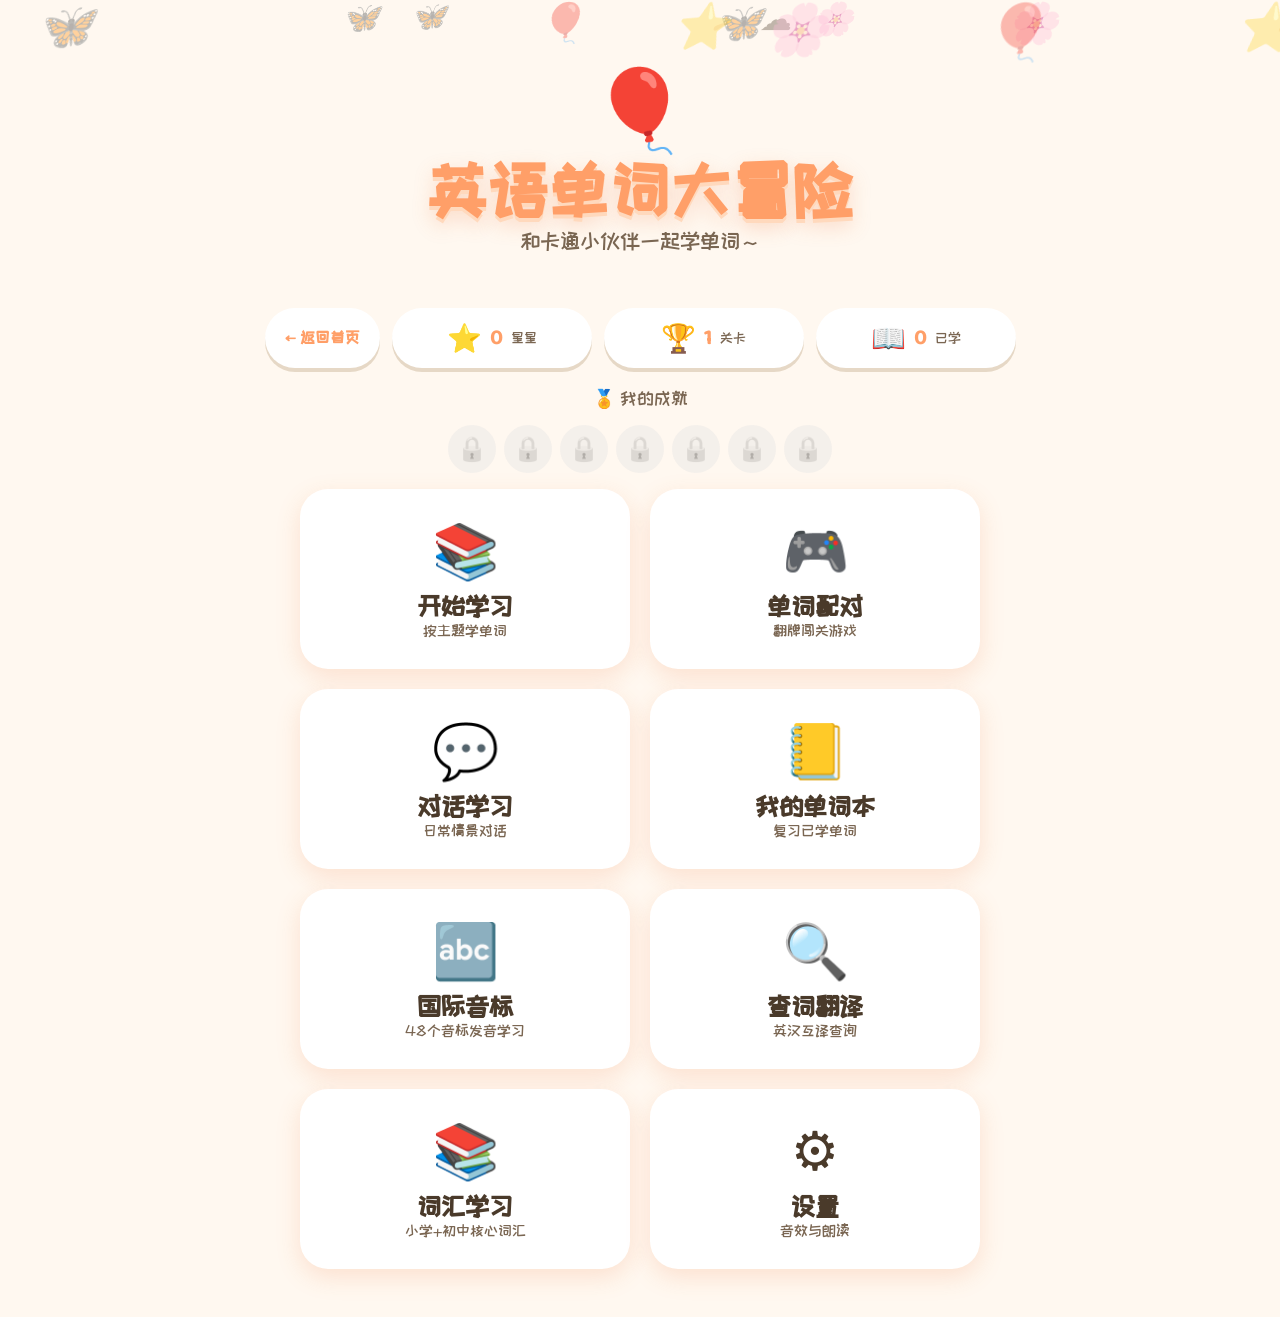
<file: dc.html>
<!DOCTYPE html>
<html lang="zh-CN">
<head>
<meta charset="UTF-8">
<meta name="viewport" content="width=device-width, initial-scale=1.0">
<meta name="theme-color" content="#FF9A9E">
<meta name="apple-mobile-web-app-capable" content="yes">
<meta name="apple-mobile-web-app-status-bar-style" content="default">
<meta name="apple-mobile-web-app-title" content="英语乐园">
<link rel="manifest" href="manifest.json">
<link rel="apple-touch-icon" href="xue.png">
<title>英语单词大冒险 · 小学英语学习游戏</title>
<link href="https://fonts.googleapis.com/css2?family=ZCOOL+KuaiLe&family=Baloo+2:wght@400;500;600;700;800&family=Comic+Neue:wght@400;700&family=Quicksand:wght@400;500;600;700&family=Nunito:wght@400;600;700;800&family=Fredoka:wght@400;500;600;700&display=swap" rel="stylesheet">
<style>
/* ====================== 基础与变量 ====================== */
:root{
  --bg:#FFF8F0;
  --card:#FFFFFF;
  --primary:#FF9F68;
  --primary-dark:#F07A3E;
  --success:#5FCC8F;
  --pink:#FF6B9D;
  --sky:#7BC8FF;
  --error:#FF6B6B;
  --text:#4A3A2A;
  --text-soft:#7A6652;
  --shadow:0 8px 24px rgba(240,122,62,.18);
  --radius:28px;
  --font-body:"ZCOOL KuaiLe","Baloo 2","Comic Neue",system-ui,sans-serif;
  --font-display:"Baloo 2","ZCOOL KuaiLe",system-ui,sans-serif;
  --font-ipa:"Lucida Sans Unicode","Arial Unicode MS",serif;
}
*{box-sizing:border-box;margin:0;padding:0;-webkit-tap-highlight-color:transparent}
html,body{height:100%}
body{
  font-family:var(--font-body);
  background:var(--bg);
  color:var(--text);
  overflow-x:hidden;
  min-height:100vh;
  position:relative;
}
body.font-system{
  --font-body:system-ui,-apple-system,"Segoe UI","PingFang SC","Microsoft YaHei",sans-serif;
  --font-display:system-ui,-apple-system,"Segoe UI","PingFang SC","Microsoft YaHei",sans-serif;
}
body.font-cartoon{
  --font-body:"ZCOOL KuaiLe","Baloo 2","Comic Neue",system-ui,sans-serif;
  --font-display:"Baloo 2","ZCOOL KuaiLe",system-ui,sans-serif;
}
body.font-round{
  --font-body:"Quicksand","Nunito","PingFang SC","Microsoft YaHei",system-ui,sans-serif;
  --font-display:"Fredoka","Quicksand",system-ui,sans-serif;
}
body.font-clean{
  --font-body:-apple-system,BlinkMacSystemFont,"Helvetica Neue","PingFang SC","Microsoft YaHei",sans-serif;
  --font-display:"Nunito","PingFang SC",system-ui,sans-serif;
}
body.font-serif{
  --font-body:Georgia,"Times New Roman","Songti SC","SimSun",serif;
  --font-display:Georgia,"Times New Roman","Songti SC",serif;
}
/* 装饰背景：飘动元素 */
.bg-deco{position:fixed;inset:0;pointer-events:none;z-index:0;overflow:hidden}
.bg-deco i{
  position:absolute;font-size:42px;opacity:.35;
  animation:floatUp linear infinite;
}
@keyframes floatUp{
  0%{transform:translateY(110vh) rotate(0deg);opacity:0}
  10%{opacity:.4}
  90%{opacity:.4}
  100%{transform:translateY(-20vh) rotate(360deg);opacity:0}
}
body.reduce-motion .bg-deco{display:none}
body.reduce-motion *{animation-duration:.01ms !important;animation-iteration-count:1 !important;transition-duration:.01ms !important}

/* ====================== 通用按钮 ====================== */
.btn{
  font-family:inherit;font-weight:400;cursor:pointer;border:none;outline:none;
  border-radius:999px;padding:16px 32px;font-size:20px;color:#fff;
  background:var(--primary);box-shadow:0 6px 0 var(--primary-dark),var(--shadow);
  transition:transform .12s ease, box-shadow .12s ease;
  user-select:none;
}
.btn:hover{transform:translateY(-2px)}
.btn:active{transform:translateY(4px);box-shadow:0 2px 0 var(--primary-dark)}
.btn.pink{background:var(--pink);box-shadow:0 6px 0 #d94f7c}
.btn.pink:active{box-shadow:0 2px 0 #d94f7c}
.btn.sky{background:var(--sky);box-shadow:0 6px 0 #5aa8e0}
.btn.sky:active{box-shadow:0 2px 0 #5aa8e0}
.btn.success{background:var(--success);box-shadow:0 6px 0 #3ea872}
.btn.success:active{box-shadow:0 2px 0 #3ea872}
.btn.ghost{
  background:var(--card);color:var(--text);box-shadow:0 6px 0 #e6d8c6;
  border:3px solid #f0e2d0;
}
.btn.ghost:active{box-shadow:0 2px 0 #e6d8c6}
.btn.small{padding:10px 20px;font-size:16px}
.btn.is-busy{opacity:.5;cursor:not-allowed;filter:grayscale(.3);pointer-events:none}

/* ====================== 视图容器 ====================== */
.app{position:relative;z-index:1;max-width:1100px;margin:0 auto;padding:24px 16px 48px}
.view{display:none;animation:viewIn .4s ease}
.view.active{display:block}
@keyframes viewIn{from{opacity:0;transform:translateY(16px)}to{opacity:1;transform:none}}

/* ====================== 首页 ====================== */
.home-hero{text-align:center;padding:40px 16px 24px;position:relative}
.home-title{
  font-size:64px;color:var(--primary);letter-spacing:2px;
  text-shadow:0 4px 0 #ffd9bd,0 8px 20px rgba(240,122,62,.25);
  margin-bottom:8px;
}
.home-sub{font-size:22px;color:var(--text-soft);margin-bottom:32px}
.menu-grid{
  display:grid;grid-template-columns:repeat(2,1fr);gap:20px;max-width:680px;margin:0 auto;
}
.menu-card{
  background:var(--card);border-radius:var(--radius);padding:28px 18px;text-align:center;
  box-shadow:var(--shadow);cursor:pointer;border:3px solid transparent;
  transition:transform .15s ease, border-color .15s ease;
}
.menu-card:hover{transform:translateY(-6px) rotate(-1deg);border-color:var(--primary)}
.menu-card .ico{font-size:54px;display:block;margin-bottom:10px;animation:bob 2s ease-in-out infinite}
.menu-card h3{font-size:26px;color:var(--text);margin-bottom:4px}
.menu-card p{font-size:15px;color:var(--text-soft)}
@keyframes bob{0%,100%{transform:translateY(0)}50%{transform:translateY(-6px)}}

/* ====================== 顶部导航（子页） ====================== */
.topbar{
  display:flex;align-items:center;justify-content:space-between;
  margin-bottom:20px;gap:12px;flex-wrap:wrap;
}
.back-btn{
  font-family:inherit;cursor:pointer;border:none;background:var(--card);
  color:var(--text);font-size:18px;padding:10px 18px;border-radius:999px;
  box-shadow:0 4px 0 #e6d8c6;transition:transform .12s;
}
.back-btn:active{transform:translateY(3px);box-shadow:0 1px 0 #e6d8c6}
.page-title{font-size:32px;color:var(--primary)}

/* ====================== 学习模块 ====================== */
.theme-tabs{display:flex;gap:10px;flex-wrap:wrap;margin-bottom:18px;justify-content:center}
.theme-tab{
  font-family:inherit;cursor:pointer;border:none;border-radius:999px;
  padding:10px 18px;font-size:17px;background:var(--card);color:var(--text);
  box-shadow:0 4px 0 #e6d8c6;transition:all .15s;
}
.theme-tab.active{background:var(--primary);color:#fff;box-shadow:0 4px 0 var(--primary-dark)}
.theme-tab:active{transform:translateY(3px)}

.learn-card{
  background:var(--card);border-radius:36px;box-shadow:var(--shadow);
  padding:32px 28px;text-align:center;max-width:560px;margin:0 auto;
  position:relative;
}
.learn-emoji{
  font-size:160px;line-height:1.2;display:block;margin:8px 0 18px;
  filter:drop-shadow(0 8px 12px rgba(0,0,0,.12));
  animation:popIn .5s ease;
}
.learn-emoji.num-badge{
  display:inline-flex;align-items:center;justify-content:center;
  width:140px;height:140px;border-radius:50%;
  background:linear-gradient(135deg,#FF6B6B,#FF8E53);
  color:#fff;font-weight:900;font-size:72px;font-family:var(--font-display);
  box-shadow:0 8px 0 rgba(0,0,0,.15), inset 0 -6px 0 rgba(0,0,0,.1);
  filter:none;
}
.learn-emoji.num-badge.blue{background:linear-gradient(135deg,#4FACFE,#00F2FE)}
.learn-emoji.num-badge.green{background:linear-gradient(135deg,#43E97B,#38F9D7)}
.learn-emoji.num-badge.purple{background:linear-gradient(135deg,#A18CD1,#FBC2EB)}
.learn-emoji.num-badge.yellow{background:linear-gradient(135deg,#F6D365,#FDA085)}
.learn-emoji.num-badge.pink{background:linear-gradient(135deg,#FF9A9E,#FECFEF)}
@keyframes popIn{from{transform:scale(.3);opacity:0}to{transform:scale(1);opacity:1}}
@keyframes fadeIn{from{opacity:0}to{opacity:1}}
@keyframes shakeWord{
  0%,100%{transform:translateX(0)}
  20%{transform:translateX(-10px) rotate(-4deg)}
  40%{transform:translateX(10px) rotate(4deg)}
  60%{transform:translateX(-8px) rotate(-3deg)}
  80%{transform:translateX(8px) rotate(3deg)}
}
.learn-word{font-size:56px;font-weight:700;font-family:var(--font-display);color:var(--text)}
.learn-zh{font-size:28px;color:var(--text-soft);margin-top:4px}
.learn-actions{margin-top:24px;display:flex;gap:10px;justify-content:center;flex-wrap:nowrap}
.progress-dots{display:flex;gap:8px;justify-content:center;margin-top:18px}
.dot{width:12px;height:12px;border-radius:50%;background:#e6d8c6}
.dot.done{background:var(--success)}
.dot.cur{background:var(--primary);transform:scale(1.4)}

/* ====================== 配对游戏 ====================== */
.game-stats{
  display:flex;gap:12px;justify-content:center;flex-wrap:wrap;margin-bottom:18px;
}
.stat-pill{
  background:var(--card);border-radius:999px;padding:10px 18px;font-size:18px;
  box-shadow:0 4px 0 #e6d8c6;display:flex;align-items:center;gap:8px;
}
.stat-pill b{color:var(--primary);font-family:var(--font-display)}
.stat-pill .lbl{color:var(--text-soft);font-size:14px}

.card-grid{
  display:grid;grid-template-columns:repeat(3,1fr);gap:18px;max-width:900px;width:100%;margin:0 auto;padding:0 16px;
}
.mem-card{
  aspect-ratio:3/4;cursor:pointer;border-radius:24px;
  display:flex;align-items:center;justify-content:center;
  background:var(--card);box-shadow:0 6px 0 #e6d8c6;
  border:4px solid #f0e2d0;
  transition:transform .15s ease, border-color .15s ease, background .15s ease;
}
.mem-card:hover:not(.matched):not(.selected){transform:translateY(-4px);border-color:var(--primary)}
.mem-card:active:not(.matched):not(.selected){transform:translateY(2px);box-shadow:0 2px 0 #e6d8c6}
.mem-card.selected{border-color:var(--primary);background:#FFF8F0;transform:scale(1.05)}
.mem-card.matched{animation:matchPop .4s ease;border-color:var(--success);background:#D4F5DD}
@keyframes matchPop{
  0%{transform:scale(1)}
  40%{transform:scale(1.12)}
  100%{transform:scale(.95)}
}
.mem-card-content{
  font-size:28px;font-weight:700;font-family:var(--font-display);text-align:center;
  padding:8px;line-height:1.3;
}
.mem-card-content.zh{color:var(--primary);font-size:32px}
.mem-card-content.en{color:var(--text);font-size:24px}
.mem-card.shake{animation:shake .4s}
@keyframes shake{
  0%,100%{transform:translateX(0)}
  25%{transform:translateX(-8px)}
  75%{transform:translateX(8px)}
}

/* 主题下拉菜单 */
.theme-dropdown{
  position:relative;max-width:400px;margin:0 auto 18px;
}
.theme-select{
  font-family:inherit;cursor:pointer;border:none;border-radius:999px;
  padding:14px 22px;font-size:20px;background:var(--card);color:var(--text);
  box-shadow:0 4px 0 #e6d8c6;width:100%;text-align:left;display:flex;
  align-items:center;justify-content:space-between;gap:10px;
}
.theme-select:active{transform:translateY(2px);box-shadow:0 2px 0 #e6d8c6}
.theme-select .arrow{font-size:18px;transition:transform .2s}
.theme-dropdown.open .theme-select .arrow{transform:rotate(180deg)}
.theme-options{
  position:absolute;top:calc(100% + 8px);left:0;right:0;
  background:var(--card);border-radius:20px;box-shadow:var(--shadow);
  padding:8px;max-height:320px;overflow-y:auto;display:none;z-index:20;
}
.theme-dropdown.open .theme-options{display:block;animation:viewIn .2s ease}
.theme-option{
  padding:10px 16px;border-radius:16px;cursor:pointer;font-size:18px;
  display:flex;align-items:center;gap:10px;
}
.theme-option .theme-count{margin-left:auto;font-size:14px;color:var(--text-soft)}
.theme-option.active .theme-count{color:rgba(255,255,255,.8)}
.theme-option:hover{background:#FFF8F0}
.theme-option.active{background:var(--primary);color:#fff}

/* 记忆倒计时条 */
.mem-bar{
  position:relative;height:36px;margin:12px auto 18px;
  border-radius:999px;overflow:hidden;max-width:500px;
  text-align:center;display:flex;align-items:center;justify-content:center;
}
.mem-bar-inner{
  position:absolute;inset:0;background:linear-gradient(90deg,#FF9F68,#5FCC8F);
  animation:memBar 5s linear forwards;
}
@keyframes memBar{
  from{width:100%}to{width:0%}
}
.mem-bar span{
  position:relative;z-index:1;color:#fff;font-size:18px;font-weight:700;
}

/* 首页积分栏 */
.home-stats-bar{
  display:flex;justify-content:center;gap:12px;margin-bottom:20px;
  flex-wrap:nowrap;
}
.home-back-btn{
  font-family:inherit;cursor:pointer;border:none;
  background:var(--card);border-radius:999px;padding:12px 20px;
  box-shadow:0 4px 0 #e6d8c6;display:flex;align-items:center;gap:6px;
  color:var(--primary);font-size:16px;font-weight:600;
  transition:transform .12s;flex-shrink:0;
}
.home-back-btn:active{transform:translateY(3px);box-shadow:0 1px 0 #e6d8c6}
.stat-card{
  background:var(--card);border-radius:999px;padding:12px 20px;
  box-shadow:0 4px 0 #e6d8c6;display:flex;align-items:center;gap:8px;
  flex:1;max-width:200px;justify-content:center;
}
.stat-card .ico{font-size:28px}
.stat-card .val{font-size:22px;font-weight:700;font-family:var(--font-display);color:var(--primary)}
.stat-card .lbl{font-size:14px;color:var(--text-soft)}
@media (max-width:480px){
  .home-stats-bar{gap:8px;padding:0 8px}
  .stat-card{padding:10px 8px;flex-direction:column;gap:2px;border-radius:20px}
  .stat-card .ico{font-size:24px}
  .stat-card .val{font-size:20px}
  .stat-card .lbl{font-size:12px}
}

/* 成就徽章 */
.badge-grid{
  display:flex;gap:8px;flex-wrap:wrap;justify-content:center;margin-top:16px;
}
.badge{
  width:48px;height:48px;border-radius:50%;display:flex;align-items:center;justify-content:center;
  background:#f0e2d0;font-size:24px;transition:transform .15s;
}
.badge.unlocked{background:linear-gradient(135deg,#FFD700,#FFA500);box-shadow:0 3px 0 #b8860b}
.badge.unlocked:hover{transform:scale(1.15)}
.badge.locked{opacity:.4;filter:grayscale(1)}

/* 通关弹窗 */
.modal-mask{
  position:fixed;inset:0;background:rgba(74,58,42,.45);backdrop-filter:blur(4px);
  display:none;align-items:center;justify-content:center;z-index:50;
}
.modal-mask.show{display:flex;animation:viewIn .3s ease}
.modal-box{
  background:var(--card);border-radius:32px;padding:36px 28px;text-align:center;
  max-width:380px;box-shadow:0 12px 40px rgba(0,0,0,.2);
}
.modal-box h2{font-size:36px;color:var(--primary);margin-bottom:10px}
.stars{font-size:42px;margin:16px 0;letter-spacing:6px}
.modal-box p{font-size:18px;color:var(--text-soft);margin-bottom:20px}
.modal-icon{font-size:64px;margin-bottom:12px}
.modal-title{font-size:24px;font-weight:700;color:var(--text);margin-bottom:8px}
.modal-desc{font-size:16px;color:var(--text-soft);margin-bottom:20px;line-height:1.6}
.modal-actions{display:flex;gap:12px;justify-content:center}
.modal-actions .btn{min-width:120px}

/* ====================== 小测验弹窗 ====================== */
.test-box{max-width:480px;width:92%;padding:28px 24px}
.test-header{margin-bottom:8px}
.test-title{font-size:26px;color:var(--primary);text-align:center;margin-bottom:14px}
.test-progress-bar{
  height:10px;background:#f0e2d0;border-radius:999px;overflow:hidden;margin-bottom:6px;
}
.test-progress-fill{
  height:100%;background:linear-gradient(90deg,#FF9F68,#5FCC8F);
  transition:width .35s ease;width:0%;
}
.test-progress-text{text-align:center;color:var(--text-soft);font-size:14px}
.test-prompt{
  font-size:96px;text-align:center;margin:18px 0 6px;line-height:1.2;
  animation:popIn .4s ease;user-select:none;
}
.test-prompt.num-badge-quiz{
  display:inline-flex;align-items:center;justify-content:center;
  width:120px;height:120px;border-radius:50%;
  background:linear-gradient(135deg,#FF6B6B,#FF8E53);
  color:#fff;font-weight:900;font-size:56px;font-family:var(--font-display);
  box-shadow:0 6px 0 rgba(0,0,0,.15), inset 0 -5px 0 rgba(0,0,0,.1);
  margin:18px auto 6px;
}
.test-prompt.num-badge-quiz.blue{background:linear-gradient(135deg,#4FACFE,#00F2FE)}
.test-prompt.num-badge-quiz.green{background:linear-gradient(135deg,#43E97B,#38F9D7)}
.test-prompt.num-badge-quiz.purple{background:linear-gradient(135deg,#A18CD1,#FBC2EB)}
.test-prompt.num-badge-quiz.yellow{background:linear-gradient(135deg,#F6D365,#FDA085)}
.test-prompt.num-badge-quiz.pink{background:linear-gradient(135deg,#FF9A9E,#FECFEF)}
.test-prompt.listen{font-size:80px;cursor:pointer;filter:drop-shadow(0 4px 8px rgba(0,0,0,.15));transition:transform .15s}
.test-prompt.listen:hover{transform:scale(1.1)}
.test-prompt.word{font-size:48px;font-weight:700;font-family:var(--font-display);color:var(--text)}
.test-prompt-zh{text-align:center;color:var(--text-soft);font-size:17px;margin-bottom:22px}
.test-options{display:grid;grid-template-columns:1fr 1fr;gap:12px}
.test-option{
  font-family:var(--font-display),inherit;cursor:pointer;border:3px solid #f0e2d0;
  background:var(--card);color:var(--text);font-size:19px;font-weight:600;
  padding:14px 10px;border-radius:18px;box-shadow:0 4px 0 #e6d8c6;
  transition:transform .12s, box-shadow .12s, background .15s, border-color .15s;
  min-height:60px;line-height:1.3;
}
.test-option:hover:not(:disabled){transform:translateY(-2px);border-color:var(--primary)}
.test-option:active:not(:disabled){transform:translateY(2px);box-shadow:0 1px 0 #e6d8c6}
.test-option.correct{
  background:var(--success);color:#fff;border-color:#3ea872;box-shadow:0 4px 0 #3ea872;
}
.test-option.wrong{
  background:var(--error);color:#fff;border-color:#d94f4f;box-shadow:0 4px 0 #d94f4f;
  animation:quizShake .4s;
}
.test-option:disabled{cursor:default}
@keyframes quizShake{
  0%,100%{transform:translateX(0)}
  25%{transform:translateX(-8px)}
  75%{transform:translateX(8px)}
}
/* 结果区 */
.test-result-title{font-size:30px;color:var(--primary);text-align:center;margin-bottom:10px}
.test-result-stars{font-size:40px;text-align:center;letter-spacing:6px;margin-bottom:6px}
.test-result-score{font-size:22px;text-align:center;color:var(--text);font-family:var(--font-display);margin-bottom:16px}
.test-wrong-wrap{margin-bottom:18px;max-height:180px;overflow-y:auto}
.test-wrong-item{
  display:flex;align-items:center;gap:10px;padding:8px 12px;
  background:#FFF8F0;border-radius:12px;margin-bottom:6px;font-size:16px;
}
.test-wrong-item .em{font-size:26px}
.test-wrong-item .em.num-badge-wrong{
  display:inline-flex;align-items:center;justify-content:center;
  width:32px;height:32px;border-radius:50%;
  background:linear-gradient(135deg,#FF6B6B,#FF8E53);
  color:#fff;font-weight:900;font-size:18px;font-family:var(--font-display);
  box-shadow:0 2px 0 rgba(0,0,0,.15);
}
.test-wrong-item .em.num-badge-wrong.blue{background:linear-gradient(135deg,#4FACFE,#00F2FE)}
.test-wrong-item .em.num-badge-wrong.green{background:linear-gradient(135deg,#43E97B,#38F9D7)}
.test-wrong-item .em.num-badge-wrong.purple{background:linear-gradient(135deg,#A18CD1,#FBC2EB)}
.test-wrong-item .em.num-badge-wrong.yellow{background:linear-gradient(135deg,#F6D365,#FDA085)}
.test-wrong-item .em.num-badge-wrong.pink{background:linear-gradient(135deg,#FF9A9E,#FECFEF)}
.test-wrong-item b{font-family:var(--font-display);color:var(--primary)}
/* ====================== 音标学习 ====================== */
.ipa-section{margin-bottom:22px}
.ipa-section-title{
  font-size:20px;color:var(--primary);font-weight:700;margin-bottom:10px;
  display:flex;align-items:center;gap:8px;
}
.ipa-grid{display:grid;grid-template-columns:repeat(6,1fr);gap:10px}
.ipa-card{
  background:var(--card);border-radius:14px;padding:10px 4px;text-align:center;
  cursor:pointer;border:2.5px solid #f0e2d0;box-shadow:0 3px 0 #e6d8c6;
  transition:transform .12s, box-shadow .12s, border-color .15s;user-select:none;
}
.ipa-card:hover{transform:translateY(-2px);border-color:var(--primary)}
.ipa-card:active{transform:translateY(2px);box-shadow:0 1px 0 #e6d8c6}
.ipa-sym{
  font-size:22px;font-weight:700;color:var(--text);
  font-family:var(--font-ipa);
}
.ipa-name{font-size:12px;color:var(--text-soft);margin-top:2px}
.ipa-example{font-size:12px;color:var(--primary);margin-top:2px;font-family:var(--font-display)}
.learn-ipa{
  font-size:18px;color:var(--primary);font-style:italic;
  margin-top:2px;letter-spacing:1px;
  font-family:var(--font-ipa);
  user-select:none;cursor:pointer;display:inline-block;
  transition:transform .12s;
}
.learn-ipa:hover{transform:scale(1.05)}
@media (max-width:600px){
  .ipa-grid{grid-template-columns:repeat(4,1fr);gap:8px}
  .ipa-sym{font-size:18px}
  .ipa-name{font-size:11px}
  .ipa-example{font-size:11px}
  .learn-ipa{font-size:16px}
}
@media (max-width:480px){
  .test-options{grid-template-columns:1fr;gap:10px}
  .test-prompt{font-size:80px}
  .test-prompt.listen{font-size:64px}
  .test-prompt.word{font-size:40px}
}

/* 飘字效果 */
.float-score{
  position:fixed;font-size:28px;font-weight:700;color:var(--success);
  pointer-events:none;z-index:100;animation:floatScore 1s ease forwards;
  text-shadow:0 2px 6px rgba(0,0,0,.15);
}
@keyframes floatScore{
  0%{transform:translateY(0);opacity:1}
  100%{transform:translateY(-60px);opacity:0}
}

/* ====================== 单词本 ====================== */
.notebook-grid{
  display:grid;grid-template-columns:repeat(auto-fill,minmax(140px,1fr));gap:16px;
}
.nb-card{
  background:var(--card);border-radius:20px;padding:18px 12px;text-align:center;
  box-shadow:0 4px 0 #e6d8c6;cursor:pointer;transition:transform .15s;
}
.nb-card:hover{transform:translateY(-4px)}
.nb-card-known{
  border:3px solid var(--success);
}
.nb-card-active{
  background:#d4f5dd !important;
}
.nb-card .em{font-size:48px;display:block}
.nb-card .em.num-badge{
  display:inline-flex;align-items:center;justify-content:center;
  width:56px;height:56px;border-radius:50%;
  background:linear-gradient(135deg,#FF6B6B,#FF8E53);
  color:#fff;font-weight:900;font-family:var(--font-display);font-size:28px;
  box-shadow:0 3px 0 rgba(0,0,0,.15);
  margin:0 auto 4px;
}
.nb-card .em.num-badge.blue{background:linear-gradient(135deg,#4FACFE,#00F2FE)}
.nb-card .em.num-badge.green{background:linear-gradient(135deg,#43E97B,#38F9D7)}
.nb-card .em.num-badge.purple{background:linear-gradient(135deg,#A18CD1,#FBC2EB)}
.nb-card .em.num-badge.yellow{background:linear-gradient(135deg,#F6D365,#FDA085)}
.nb-card .em.num-badge.pink{background:linear-gradient(135deg,#FF9A9E,#FECFEF)}
.nb-card .en{font-size:22px;font-weight:700;font-family:var(--font-display);margin-top:6px}
.nb-card .ipa{font-size:14px;color:var(--primary);font-style:italic;margin-top:2px;font-family:var(--font-ipa)}
.nb-card .zh{font-size:14px;color:var(--text-soft)}
.empty-tip{text-align:center;color:var(--text-soft);padding:60px 20px;font-size:18px}

/* ====================== 学校词汇 ====================== */
.school-grid{
  display:grid;grid-template-columns:repeat(auto-fill,minmax(140px,1fr));gap:14px;
}
.school-card{
  background:var(--card);border-radius:20px;padding:16px 10px;text-align:center;
  box-shadow:0 4px 0 #e6d8c6;cursor:pointer;transition:transform .15s, border-color .15s;
  border:3px solid transparent;position:relative;
}
.school-card:hover{transform:translateY(-4px);border-color:var(--primary)}
.school-card:active{transform:translateY(2px);box-shadow:0 2px 0 #e6d8c6}
.school-index{
  position:absolute;top:8px;left:10px;font-size:12px;color:var(--text-soft);
  background:#f0e2d0;border-radius:999px;padding:2px 8px;
}
.school-en{
  font-size:22px;font-weight:700;font-family:var(--font-display);color:var(--text);
  margin-top:16px;margin-bottom:4px;
}
.school-ipa{
  font-size:13px;color:var(--primary);font-style:italic;
  font-family:var(--font-ipa);margin-bottom:6px;
}
.school-zh{
  font-size:14px;color:var(--text-soft);
}
@media (max-width:480px){
  .school-grid{grid-template-columns:repeat(2,1fr);gap:10px}
  .school-en{font-size:18px}
}
.school-play-btn{
  background:linear-gradient(135deg,#43E97B,#38F9D7);color:#fff;font-weight:700;
}
.school-play-btn.playing{
  background:linear-gradient(135deg,#FF6B6B,#FF8E53);
}

/* ====================== 设置 ====================== */
.settings-card{
  background:var(--card);border-radius:var(--radius);box-shadow:var(--shadow);
  max-width:560px;margin:0 auto;padding:24px;
}
.set-row{
  display:flex;align-items:center;justify-content:space-between;padding:16px 4px;
  border-bottom:2px dashed #f0e2d0;
}
.set-row:last-child{border-bottom:none}
.set-row .name{font-size:20px}
.set-row .name small{display:block;font-size:13px;color:var(--text-soft)}
/* 开关 */
.switch{position:relative;width:60px;height:32px;cursor:pointer}
.switch input{display:none}
.switch .slider{
  position:absolute;inset:0;background:#e6d8c6;border-radius:999px;transition:.25s;
}
.switch .slider::before{
  content:"";position:absolute;left:4px;top:4px;width:24px;height:24px;background:#fff;
  border-radius:50%;transition:.25s;box-shadow:0 2px 6px rgba(0,0,0,.2);
}
.switch input:checked + .slider{background:var(--success)}
.switch input:checked + .slider::before{left:32px}
/* 语速按钮组 */
.speed-group{display:flex;gap:6px;flex-wrap:wrap;justify-content:flex-end;max-width:280px}
.speed-btn{
  font-family:inherit;cursor:pointer;border:none;background:#f0e2d0;color:var(--text);
  padding:6px 14px;border-radius:999px;font-size:15px;
}
.speed-btn.active{background:var(--primary);color:#fff}
/* 单词本播放按钮 */
.nb-play-btn{background:linear-gradient(135deg,#43E97B,#38F9D7);color:#fff;font-weight:700}
.nb-play-btn.playing{background:linear-gradient(135deg,#FF6B6B,#FF8E53)}
/* 单词本播放弹窗 */
.nb-play-box{max-width:420px;width:92%;padding:28px 24px}
.nb-play-card{
  background:linear-gradient(135deg,#D4F5D4,#E8FFE8);
  border-radius:24px;padding:24px 16px;text-align:center;
  margin:16px 0;border:3px solid #43E97B;
  box-shadow:0 6px 0 #38F9D7;
}
.nb-play-card .em{font-size:72px;display:block;margin-bottom:8px}
.nb-play-card .em.num-badge{
  display:inline-flex;align-items:center;justify-content:center;
  width:80px;height:80px;border-radius:50%;
  background:linear-gradient(135deg,#FF6B6B,#FF8E53);
  color:#fff;font-weight:900;font-size:40px;font-family:var(--font-display);
  box-shadow:0 4px 0 rgba(0,0,0,.15);
}
.nb-play-card .em.num-badge.blue{background:linear-gradient(135deg,#4FACFE,#00F2FE)}
.nb-play-card .em.num-badge.green{background:linear-gradient(135deg,#43E97B,#38F9D7)}
.nb-play-card .em.num-badge.purple{background:linear-gradient(135deg,#A18CD1,#FBC2EB)}
.nb-play-card .em.num-badge.yellow{background:linear-gradient(135deg,#F6D365,#FDA085)}
.nb-play-card .em.num-badge.pink{background:linear-gradient(135deg,#FF9A9E,#FECFEF)}
.nb-play-card .en{font-size:32px;font-weight:700;font-family:var(--font-display);color:var(--text)}
.nb-play-card .ipa{font-size:16px;color:var(--primary);font-style:italic;margin-top:4px;font-family:var(--font-ipa)}
.nb-play-card .zh{font-size:20px;color:var(--text-soft);margin-top:4px}
/* 版本号 */
.version-tag{
  text-align:center;color:var(--text-soft);font-size:13px;
  margin-top:18px;padding-bottom:8px;
  user-select:none;opacity:.8;
}

/* ====================== Toast ====================== */
.toast{
  position:fixed;left:50%;bottom:40px;transform:translateX(-50%);
  background:var(--text);color:#fff;padding:12px 22px;border-radius:999px;
  font-size:16px;z-index:200;opacity:0;transition:opacity .3s, transform .3s;
  pointer-events:none;
}
.toast.show{opacity:1;transform:translateX(-50%) translateY(-8px)}

/* ====================== 响应式 ====================== */
@media (max-width:600px){
  .home-title{font-size:44px}
  .menu-grid{grid-template-columns:1fr}
  .card-grid{grid-template-columns:repeat(2,1fr);gap:12px}
  .learn-emoji{font-size:120px}
  .learn-word{font-size:42px}
  .page-title{font-size:26px}
}
</style>
</head>
<body>

<!-- 背景装饰 -->
<div class="bg-deco" id="bg-deco"></div>

<div class="app">

  <!-- ============ 首页视图 ============ -->
  <section class="view active" id="home-view">
    <div class="home-hero">
      <div style="font-size:80px;animation:bob 2s ease-in-out infinite">🎈</div>
      <h1 class="home-title">英语单词大冒险</h1>
      <p class="home-sub">和卡通小伙伴一起学单词～</p>
    </div>
    <!-- 积分栏 -->
    <div class="home-stats-bar">
      <button class="back-btn home-back-btn" onclick="parent.location.href='index.html'">← 返回首页</button>
      <div class="stat-card">
        <span class="ico">⭐</span>
        <span class="val" id="home-stars">0</span>
        <span class="lbl">星星</span>
      </div>
      <div class="stat-card">
        <span class="ico">🏆</span>
        <span class="val" id="home-level">1</span>
        <span class="lbl">关卡</span>
      </div>
      <div class="stat-card">
        <span class="ico">📖</span>
        <span class="val" id="home-words">0</span>
        <span class="lbl">已学</span>
      </div>
    </div>
    <!-- 成就徽章 -->
    <div style="text-align:center;margin:16px 0">
      <div style="font-size:18px;color:var(--text-soft);margin-bottom:8px">🏅 我的成就</div>
      <div class="badge-grid" id="badge-grid"></div>
    </div>
    <div class="menu-grid">
      <div class="menu-card" role="button" tabindex="0" onclick="go('learn-view')" onkeydown="if(event.key==='Enter')go('learn-view')">
        <span class="ico">📚</span>
        <h3>开始学习</h3>
        <p>按主题学单词</p>
      </div>
      <div class="menu-card" role="button" tabindex="0" onclick="go('game-view')" onkeydown="if(event.key==='Enter')go('game-view')">
        <span class="ico">🎮</span>
        <h3>单词配对</h3>
        <p>翻牌闯关游戏</p>
      </div>
      <div class="menu-card" role="button" tabindex="0" onclick="go('dialog-view')" onkeydown="if(event.key==='Enter')go('dialog-view')">
        <span class="ico">💬</span>
        <h3>对话学习</h3>
        <p>日常情景对话</p>
      </div>
      <div class="menu-card" role="button" tabindex="0" onclick="go('notebook-view')" onkeydown="if(event.key==='Enter')go('notebook-view')">
        <span class="ico">📒</span>
        <h3>我的单词本</h3>
        <p>复习已学单词</p>
      </div>
      <div class="menu-card" role="button" tabindex="0" onclick="go('ipa-view')" onkeydown="if(event.key==='Enter')go('ipa-view')">
        <span class="ico">🔤</span>
        <h3>国际音标</h3>
        <p>48个音标发音学习</p>
      </div>
      <div class="menu-card" role="button" tabindex="0" onclick="go('dict-view')" onkeydown="if(event.key==='Enter')go('dict-view')">
        <span class="ico">🔍</span>
        <h3>查词翻译</h3>
        <p>英汉互译查询</p>
      </div>
      <div class="menu-card" role="button" tabindex="0" onclick="go('school-view')" onkeydown="if(event.key==='Enter')go('school-view')">
        <span class="ico">📚</span>
        <h3>词汇学习</h3>
        <p>小学+初中核心词汇</p>
      </div>
      <div class="menu-card" role="button" tabindex="0" onclick="go('settings-view')" onkeydown="if(event.key==='Enter')go('settings-view')">
        <span class="ico">⚙️</span>
        <h3>设置</h3>
        <p>音效与朗读</p>
      </div>
    </div>
  </section>

  <!-- ============ 学习视图 ============ -->
  <section class="view" id="learn-view">
    <div class="topbar">
      <button class="back-btn" onclick="go('home-view')">← 返回</button>
      <h2 class="page-title">📖 单词学习</h2>
    </div>
    <div class="theme-dropdown" id="theme-dropdown">
      <button class="theme-select" onclick="toggleThemeDropdown()" aria-label="选择学习主题">
        <span id="theme-select-label">🐱 动物</span>
        <span class="arrow">▼</span>
      </button>
      <div class="theme-options" id="theme-options"></div>
    </div>
    <div class="learn-card">
      <span class="learn-emoji" id="learn-emoji">🐱</span>
      <div class="learn-word" id="learn-word">cat</div>
      <div class="learn-ipa" id="learn-ipa" onclick="speakCurrent()" title="点击听发音">/kæt/</div>
      <div class="learn-zh" id="learn-zh">猫</div>
      <div class="learn-actions">
        <button class="btn ghost small" onclick="prevWord()">← 上一词</button>
        <button class="btn sky small" onclick="speakCurrent()">🔊 听发音</button>
        <button class="btn success small" id="next-word-btn" onclick="nextWord()">认识啦 ✅</button>
      </div>
      <div class="progress-dots" id="learn-dots"></div>
    </div>
  </section>

  <!-- ============ 游戏视图 ============ -->
  <section class="view" id="game-view">
    <div class="topbar">
      <button class="back-btn" onclick="exitGame()">← 返回</button>
      <h2 class="page-title">🎮 单词配对</h2>
      <button class="back-btn" onclick="restartGame()">🔄 重新开始</button>
    </div>
    <div class="game-stats">
      <div class="stat-pill">🏷️ <span class="lbl">关卡</span><b id="g-level">1</b></div>
      <div class="stat-pill">⭐ <span class="lbl">得分</span><b id="g-score">0</b></div>
      <div class="stat-pill">🔥 <span class="lbl">连击</span><b id="g-combo">0</b></div>
      <div class="stat-pill">🃏 <span class="lbl">剩余</span><b id="g-left">6</b></div>
    </div>
    <div class="card-grid" id="card-grid"></div>
  </section>

  <!-- ============ 单词本视图 ============ -->
  <section class="view" id="notebook-view">
    <div class="topbar">
      <button class="back-btn" onclick="go('home-view')">← 返回</button>
      <h2 class="page-title">📒 单词本</h2>
    </div>
    <!-- 模式切换 -->
    <div style="display:flex;justify-content:center;gap:8px;margin-bottom:14px;flex-wrap:wrap">
      <button class="speed-btn nb-mode active" data-mode="learned">已学单词 <span id="nb-learned-count">0</span></button>
      <button class="speed-btn nb-mode" data-mode="all">全部单词 <span id="nb-all-count">0</span></button>
      <button class="speed-btn nb-play-btn" id="nb-play-btn" onclick="toggleNbPlay()">▶ 播放</button>
    </div>
    <!-- 主题筛选（仅全部模式显示） -->
    <div id="nb-filter-wrap" style="display:none;margin-bottom:16px">
      <div class="theme-dropdown" id="nb-theme-dropdown">
        <button class="theme-select" onclick="toggleNbThemeDropdown()" aria-label="选择单词主题">
          <span id="nb-theme-label">📚 全部主题</span>
          <span class="arrow">▼</span>
        </button>
        <div class="theme-options" id="nb-theme-options"></div>
      </div>
    </div>
    <div id="notebook-content"></div>
  </section>

  <!-- ============ 设置视图 ============ -->
  <section class="view" id="settings-view">
    <div class="topbar">
      <button class="back-btn" onclick="go('home-view')">← 返回</button>
      <h2 class="page-title">⚙️ 设置</h2>
    </div>
    <div class="settings-card">
      <div class="set-row">
        <div class="name">音效
          <small>按钮、翻牌等反馈音效</small>
        </div>
        <label class="switch">
          <input type="checkbox" id="set-sound" checked>
          <span class="slider"></span>
        </label>
      </div>
      <div class="set-row">
        <div class="name">自动朗读
          <small>展示单词时自动发音</small>
        </div>
        <label class="switch">
          <input type="checkbox" id="set-autospeak" checked>
          <span class="slider"></span>
        </label>
      </div>
      <div class="set-row">
        <div class="name">减少动画
          <small>关闭装饰动画与特效，更流畅省电</small>
        </div>
        <label class="switch">
          <input type="checkbox" id="set-reduce-motion">
          <span class="slider"></span>
        </label>
      </div>
      <div class="set-row">
        <div class="name">字体风格
          <small>选择喜欢的页面字体</small>
        </div>
        <div class="speed-group" id="font-group">
          <button class="speed-btn" data-font="cartoon">卡通</button>
          <button class="speed-btn" data-font="system">系统</button>
          <button class="speed-btn" data-font="round">圆润</button>
          <button class="speed-btn" data-font="clean">简洁</button>
          <button class="speed-btn" data-font="serif">衬线</button>
        </div>
      </div>
      <div class="set-row">
        <div class="name">朗读语速
          <small>调整英文发音速度</small>
        </div>
        <div class="speed-group">
          <button class="speed-btn" data-rate="0.6">很慢</button>
          <button class="speed-btn active" data-rate="0.8">正常</button>
          <button class="speed-btn" data-rate="1">快</button>
          <button class="speed-btn" data-rate="1.2">很快</button>
        </div>
      </div>
      <div class="set-row">
        <div class="name">朗读发音人
          <small>Edge-TTS 云端发音人</small>
        </div>
        <div class="speed-group" id="voice-group">
          <button class="speed-btn" data-voice="en-US-JennyNeural">Jenny 推荐</button>
          <button class="speed-btn" data-voice="en-US-AriaNeural">Aria</button>
          <button class="speed-btn" data-voice="en-US-GuyNeural">Guy 男声</button>
          <button class="speed-btn" data-voice="en-US-AmberNeural">Amber 活泼</button>
          <button class="speed-btn" data-voice="zh-CN-YunxiNeural">云希 中文</button>
          <button class="speed-btn" data-voice="zh-CN-XiaoxiaoNeural">晓晓 中文</button>
          <button class="speed-btn" data-voice="browser">浏览器</button>
        </div>
      </div>
      <div class="set-row">
        <div class="name">重置学习进度
          <small>清除已学单词与游戏得分</small>
        </div>
        <button class="btn pink small" onclick="resetProgress()">重置</button>
      </div>
    </div>
    <!-- 版本号：每次修改代码发布新版本时请更新此处 -->
    <div class="version-tag">@Stong v1.7.2</div>
  </section>

  <!-- ============ 学校词汇视图 ============ -->
  <section class="view" id="school-view">
    <div class="topbar">
      <button class="back-btn" onclick="go('home-view')">← 返回</button>
      <h2 class="page-title" id="school-title">📚 词汇学习</h2>
      <button class="back-btn" style="visibility:hidden">占位</button>
    </div>
    <div style="max-width:680px;margin:0 auto">
      <div class="theme-tabs">
        <button class="theme-tab" id="btn-primary" onclick="switchSchoolTab('primary')">🎒 小学</button>
        <button class="theme-tab" id="btn-junior" onclick="switchSchoolTab('junior')">📖 初中</button>
        <button class="theme-tab school-play-btn" id="school-play-btn" onclick="toggleSchoolPlay()">▶ 随机播放</button>
      </div>
      <div id="school-words-container"></div>
    </div>
  </section>

  <!-- ============ 国际音标视图 ============ -->
  <section class="view" id="ipa-view">
    <div class="topbar">
      <button class="back-btn" onclick="go('home-view')">← 返回</button>
      <h2 class="page-title">🔤 国际音标</h2>
      <button class="back-btn" style="visibility:hidden">占位</button>
    </div>
    <div style="max-width:680px;margin:0 auto">
      <div class="ipa-section">
        <div class="ipa-section-title">🔊 元音（20个）</div>
        <div style="font-size:14px;color:var(--text-soft);margin-bottom:8px">长元音</div>
        <div class="ipa-grid" id="ipa-long-vowels"></div>
        <div style="font-size:14px;color:var(--text-soft);margin:12px 0 8px">短元音</div>
        <div class="ipa-grid" id="ipa-short-vowels"></div>
        <div style="font-size:14px;color:var(--text-soft);margin:12px 0 8px">双元音</div>
        <div class="ipa-grid" id="ipa-diphthongs"></div>
      </div>
      <div class="ipa-section">
        <div class="ipa-section-title">💥 辅音（28个）</div>
        <div style="font-size:14px;color:var(--text-soft);margin-bottom:8px">爆破音</div>
        <div class="ipa-grid" id="ipa-plosives"></div>
        <div style="font-size:14px;color:var(--text-soft);margin:12px 0 8px">摩擦音</div>
        <div class="ipa-grid" id="ipa-fricatives"></div>
        <div style="font-size:14px;color:var(--text-soft);margin:12px 0 8px">破擦音</div>
        <div class="ipa-grid" id="ipa-affricates"></div>
        <div style="font-size:14px;color:var(--text-soft);margin:12px 0 8px">辅音连缀 <span style="font-size:12px;color:var(--text-muted)">（tr/dr/ts/dz 为两个辅音快速连读，国际音标中不作为独立音素）</span></div>
        <div class="ipa-grid" id="ipa-clusters"></div>
        <div style="font-size:14px;color:var(--text-soft);margin:12px 0 8px">鼻音 / 舌侧音 / 半元音</div>
        <div class="ipa-grid" id="ipa-others"></div>
      </div>
      <div style="text-align:center;color:var(--text-soft);font-size:14px;padding:10px 0 20px">
        💡 点击音标卡片听发音
      </div>

      <div class="ipa-section" style="margin-top:24px;border-top:1px solid var(--border);padding-top:20px">
        <div class="ipa-section-title">📖 自然拼读记长单词三步法</div>
        <div style="font-size:14px;color:var(--text-muted);margin-bottom:16px;text-align:center">掌握音标后，用这个方法轻松记住长单词</div>
        
        <div style="background:linear-gradient(135deg,#FFF8F0,#FFFFFF);border-radius:12px;padding:16px;margin-bottom:12px">
          <div style="font-size:16px;font-weight:600;color:#FF6B6B;margin-bottom:8px">第一步：找元音</div>
          <div style="font-size:14px;color:var(--text-secondary);line-height:1.6">
            识别单词中的元音字母：<span style="color:#FF6B6B;font-weight:600">a、e、i、o、u</span><br>
            <span style="font-size:13px;color:var(--text-muted)">注意：结尾的 y 相当于半元音 i</span>
          </div>
        </div>
        
        <div style="background:linear-gradient(135deg,#E8F5E9,#FFFFFF);border-radius:12px;padding:16px;margin-bottom:12px">
          <div style="font-size:16px;font-weight:600;color:#4CAF50;margin-bottom:8px">第二步：从后往前切</div>
          <div style="font-size:14px;color:var(--text-secondary);line-height:1.6">
            按"一元一辅"规则切分，<span style="color:#4CAF50;font-weight:600">元音组合不能分开</span>（如 oi, ea, ph）
          </div>
        </div>
        
        <div style="background:linear-gradient(135deg,#E3F2FD,#FFFFFF);border-radius:12px;padding:16px;margin-bottom:12px">
          <div style="font-size:16px;font-weight:600;color:#2196F3;margin-bottom:8px">第三步：定读音 → 连起来读</div>
          <div style="font-size:14px;color:var(--text-secondary);line-height:1.6">
            给每个音节确定发音，然后连起来读完整单词，最后默写巩固
          </div>
        </div>
        
        <div style="background:var(--bg-card);border-radius:12px;padding:16px;border:1px dashed var(--border)">
          <div style="font-size:13px;color:var(--text-muted);margin-bottom:8px">📝 示例：conversation</div>
          <div style="font-size:14px;color:var(--text-secondary);line-height:1.6">
            ① 找元音：<span style="color:#FF6B6B">o</span>, <span style="color:#FF6B6B">e</span>, <span style="color:#FF6B6B">a</span>, <span style="color:#FF6B6B">i</span>, <span style="color:#FF6B6B">o</span><br>
            ② 切分：<span style="color:#4CAF50">con</span> / <span style="color:#4CAF50">ver</span> / <span style="color:#4CAF50">sa</span> / <span style="color:#4CAF50">tion</span><br>
            ③ 读音：<span style="color:#2196F3">kon-ver-say-shən</span> → conversation
          </div>
        </div>
      </div>

      <div style="margin-top:20px;text-align:center">
        <div style="font-size:16px;font-weight:600;color:var(--text-primary);margin-bottom:12px">🎬 视频讲解</div>
        <video controls playsinline preload="metadata" style="width:100%;max-width:560px;border-radius:12px;box-shadow:0 4px 12px rgba(0,0,0,0.1)" poster="xue-512.webp">
          <source src="yin.mp4" type="video/mp4">
          <div style="padding:20px;color:var(--text-muted);font-size:14px">您的浏览器不支持视频播放，请使用现代浏览器访问</div>
        </video>
      </div>

    </div>
  </section>

  <!-- ============ 查词翻译视图 ============ -->
  <section class="view" id="dict-view">
    <div class="topbar">
      <button class="back-btn" onclick="go('home-view')">← 返回</button>
      <h2 class="page-title">🔍 查词翻译</h2>
      <button class="back-btn" style="visibility:hidden">占位</button>
    </div>
    <div style="max-width:680px;margin:0 auto">
      <div style="display:flex;gap:8px;margin-bottom:16px">
        <input type="text" id="dict-input" placeholder="输入英文单词或中文..." style="flex:1;padding:12px 16px;border:2px solid var(--border);border-radius:12px;font-size:16px;outline:none;background:var(--card);color:var(--text)" onkeydown="if(event.key==='Enter')doLookup()">
        <button class="btn" onclick="doLookup()" style="padding:12px 20px">翻译</button>
      </div>
      <div id="dict-result" style="min-height:200px"></div>
      <div style="text-align:center;color:var(--text-muted);font-size:13px;margin-top:24px;padding:12px;background:var(--bg-card);border-radius:10px">
        💡 内置核心词汇 + 中小学词汇可秒查，生词自动联网翻译<br>支持英文查中文、中文查英文
      </div>
    </div>
  </section>

  <!-- ============ 对话学习视图 ============ -->
  <section class="view" id="dialog-view">
    <div class="topbar">
      <button class="back-btn" onclick="go('home-view')">← 返回</button>
      <h2 class="page-title">💬 对话学习</h2>
    </div>
    <div class="theme-dropdown" id="dialog-theme-dropdown">
      <button class="theme-select" onclick="toggleDialogThemeDropdown()" aria-label="选择对话主题">
        <span id="dialog-theme-select-label">👋 打招呼</span>
        <span class="arrow">▼</span>
      </button>
      <div class="theme-options" id="dialog-theme-options"></div>
    </div>
    <div class="learn-card" style="max-width:600px">
      <div style="font-size:28px;color:#9C8A78;margin-bottom:12px;text-align:center" id="dialog-progress"></div>
      <div style="background:#FFF8F0;border-radius:20px;padding:20px;margin-bottom:16px;text-align:left">
        <div style="font-size:14px;color:#FF6B9D;margin-bottom:6px">👦 问：</div>
        <div style="font-size:26px;font-weight:700;font-family:var(--font-display);color:#4A3A2A" id="dialog-q">Hello!</div>
        <div style="font-size:15px;color:#9C8A78;margin-top:4px" id="dialog-qzh">你好！</div>
        <button class="btn sky small" onclick="speak(document.getElementById('dialog-q').textContent)" style="margin-top:8px">🔊 听发音</button>
      </div>
      <div style="background:#F0FFF4;border-radius:20px;padding:20px;margin-bottom:20px;text-align:left">
        <div style="font-size:14px;color:#5FCC8F;margin-bottom:6px">👧 答：</div>
        <div style="font-size:26px;font-weight:700;font-family:var(--font-display);color:#4A3A2A" id="dialog-a">Hi!</div>
        <div style="font-size:15px;color:#9C8A78;margin-top:4px" id="dialog-azh">嗨！</div>
        <button class="btn success small" onclick="speak(document.getElementById('dialog-a').textContent)" style="margin-top:8px">🔊 听发音</button>
      </div>
      <div class="learn-actions">
        <button class="btn success small" onclick="nextDialog()">学会啦 ✅</button>
      </div>
      <div class="progress-dots" id="dialog-dots"></div>
    </div>
  </section>

</div>

<!-- 通关弹窗 -->
<div class="modal-mask" id="modal-mask">
  <div class="modal-box">
    <h2 id="modal-title">恭喜过关！</h2>
    <div class="stars" id="modal-stars">⭐⭐⭐</div>
    <p id="modal-desc">本关得分：30</p>
    <div style="display:flex;gap:10px;justify-content:center">
      <button class="btn success small" onclick="nextLevel()">下一关 ➜</button>
      <button class="btn ghost small" onclick="closeModal()">回首页</button>
    </div>
  </div>
</div>

<!-- 小测验弹窗 -->
<div class="modal-mask" id="quiz-mask">
  <div class="modal-box test-box">
    <!-- 答题区 -->
    <div id="quiz-panel">
      <div class="test-header">
        <div class="test-title">📝 小测验</div>
        <div class="test-progress-bar"><div class="test-progress-fill" id="quiz-progress-fill"></div></div>
        <div class="test-progress-text" id="quiz-progress-text">第 1 / 5 题</div>
      </div>
      <div class="test-prompt" id="quiz-prompt">🐱</div>
      <div class="test-prompt-zh" id="quiz-prompt-zh">这个图片对应的单词是？</div>
      <div class="test-options" id="quiz-options"></div>
    </div>
    <!-- 结果区 -->
    <div id="quiz-result" style="display:none">
      <div class="test-result-title">测验完成！</div>
      <div class="test-result-stars" id="quiz-result-stars">⭐⭐⭐</div>
      <div class="test-result-score" id="quiz-result-score">5 / 5</div>
      <div class="test-wrong-wrap" id="quiz-wrong-wrap"></div>
      <div style="text-align:center">
        <button class="btn success" onclick="continueAfterQuiz()">继续学习 ➜</button>
      </div>
    </div>
  </div>
</div>

<!-- 单词本随机播放弹窗 -->
<div class="modal-mask" id="nb-play-mask" onclick="if(event.target===this) stopNbPlay()">
  <div class="modal-box nb-play-box">
    <div class="test-title">🔊 随机播放</div>
    <div class="test-progress-text" id="nb-play-count">第 1 个</div>
    <div id="nb-play-card-wrap"></div>
    <div style="display:flex;gap:10px;justify-content:center;margin-top:8px">
      <button class="btn ghost small" onclick="stopNbPlay()">⏹ 停止</button>
    </div>
  </div>
</div>

<!-- 学校词汇随机播放弹窗 -->
<div class="modal-mask" id="school-play-mask" onclick="if(event.target===this) stopSchoolPlay()">
  <div class="modal-box nb-play-box">
    <div class="test-title">🔊 词汇随机播放</div>
    <div class="test-progress-text" id="school-play-count">第 1 个</div>
    <div id="school-play-card-wrap"></div>
    <div style="display:flex;gap:10px;justify-content:center;margin-top:8px">
      <button class="btn ghost small" onclick="stopSchoolPlay()">⏹ 停止</button>
    </div>
  </div>
</div>

<!-- 通用确认弹窗 -->
<div class="modal-mask" id="confirm-mask" onclick="if(event.target===this) closeConfirm(false)">
  <div class="modal-box">
    <div class="modal-icon" id="confirm-icon">🤔</div>
    <div class="modal-title" id="confirm-title">确定吗？</div>
    <div class="modal-desc" id="confirm-desc">此操作无法撤销。</div>
    <div class="modal-actions">
      <button class="btn ghost" onclick="closeConfirm(false)">再想想</button>
      <button class="btn danger" id="confirm-ok-btn" onclick="closeConfirm(true)">确定</button>
    </div>
  </div>
</div>

<!-- Toast -->
<div class="toast" id="toast"></div>

<script>
/* ====================== 数据加载 ====================== */
var wordDatabase = {};
var schoolWords = {};
var dialogDatabase = {};
var ipaData = {};
var wordIpaDict = {};

async function loadAllData(){
  const base = "./data";
  const files = [
    {key:"wordDatabase", file:"word-database.json"},
    {key:"schoolWords", file:"school-words.json"},
    {key:"dialogDatabase", file:"dialog-database.json"},
    {key:"ipaData", file:"ipa-data.json"},
    {key:"wordIpaDict", file:"word-ipa-dict.json"}
  ];
  await Promise.all(files.map(f => 
    fetch(`${base}/${f.file}`)
      .then(r => r.json())
      .then(d => { window[f.key] = d; })
      .catch(e => console.error("加载失败:", f.file, e))
  ));
}

function getWordIpa(word){
  if(!word) return "";
  const key = word.toLowerCase().trim();
  return wordIpaDict[key] || "";
}

/* ====================== 全局状态 ====================== */
const state = {
  learnTheme:"animals",
  learnIndex:0,
  // 游戏
  gLevel:1,
  gScore:0,
  gCombo:0,
  gLeft:0,
  gLock:false,
  gFirstCard:null,
  gErrors:0,
  gTotalPairs:0,
  // 设置
  sound:true,
  autospeak:true,
  reduceMotion:false,
  fontStyle:"cartoon",
  rate:0.8,
  voice:"en-US-JennyNeural",
  // 已学单词
  learned:{},
  // 学习进度(按主题)
  learnIndexes:{},
  // 积分
  stars:0,
  badges:{},
  // 小测验：最近点击"认识啦"的单词队列与计数
  recentLearned:[],
  testCounter:0,
  testActive:false
};

/* ====================== 学习记录 helper ====================== */
// learned 的 key 用 `${theme}:${en}`,避免同英文单词跨主题(如 chicken 鸡/鸡肉、orange 橙色/橙子)相互覆盖
function learnedKey(theme, en){ return theme + ":" + en; }
// 判断某个主题下的某单词是否已学
function isLearned(theme, en){ return !!state.learned[learnedKey(theme, en)]; }
// 已学单词数(按英文去重,同一单词在多主题学过只算 1 个)
function learnedCount(){
  const set = new Set();
  Object.keys(state.learned).forEach(k=>{
    const i = k.indexOf(":");
    if(i > 0) set.add(k.slice(i+1));
  });
  return set.size;
}
// 某主题学习进度读取
function getLearnIndex(theme){ return state.learnIndexes[theme] || 0; }
// 某主题学习进度写入并持久化
function setLearnIndex(theme, idx){
  state.learnIndexes[theme] = idx;
  saveState();
}
// 获取学习模块当前主题的单词列表(all 模式下聚合所有主题并随机打乱,且带原 theme 字段)
let _allWordsListCache = null;
let _allWordsShuffleSeed = 0;
function getLearnThemeWords(theme){
  if(theme !== "all"){
    const t = wordDatabase[theme];
    // 给每个词补上 theme 字段,便于 learned 记录用原主题写入
    return t.words.map(w => Object.assign({}, w, {theme}));
  }
  // all 模式:用 seed 控制本次学习的随机顺序,seed 变了就重洗
  if(_allWordsListCache && _allWordsListCache._seed === _allWordsShuffleSeed) return _allWordsListCache;
  const list = [];
  Object.keys(wordDatabase).forEach(k=>{
    wordDatabase[k].words.forEach(w=>{
      list.push(Object.assign({}, w, {theme:k}));
    });
  });
  // Fisher-Yates 洗牌
  for(let i = list.length - 1; i > 0; i--){
    const j = Math.floor(Math.random() * (i + 1));
    [list[i], list[j]] = [list[j], list[i]];
  }
  list._seed = _allWordsShuffleSeed;
  _allWordsListCache = list;
  return list;
}
// all 模式下学完一轮时换 seed 触发重新洗牌
function reshuffleAllWords(){
  _allWordsShuffleSeed++;
  _allWordsListCache = null;
}

/* ====================== 持久化 ====================== */
function saveState(){
  try{
    localStorage.setItem("engGameState", JSON.stringify({
      learned:state.learned,
      settings:{sound:state.sound,autospeak:state.autospeak,reduceMotion:state.reduceMotion,fontStyle:state.fontStyle,rate:state.rate,voice:state.voice},
      stars:state.stars,
      badges:state.badges,
      gLevel:state.gLevel,
      learnIndexes:state.learnIndexes,
      learnTheme:state.learnTheme
    }));
  }catch(e){}
}
function loadState(){
  try{
    const raw = localStorage.getItem("engGameState");
    if(!raw) return;
    const obj = JSON.parse(raw);
    if(obj.learned){
      state.learned = obj.learned;
      // 数据迁移:旧版 key 为纯 en(如 "chicken"),新版为 "theme:en"。把无冒号的旧 key 迁移到新格式
      let migrated = false;
      Object.keys(state.learned).forEach(k=>{
        if(k.indexOf(":") > 0) return;  // 已是新格式
        const rec = state.learned[k];
        // 在词库中查找该 en 对应的首个主题
        let theme = null;
        for(const tk of Object.keys(wordDatabase)){
          if(wordDatabase[tk].words.some(w=>w.en===k)){ theme = tk; break; }
        }
        if(theme){
          state.learned[learnedKey(theme, k)] = {zh:rec.zh, emoji:rec.emoji || emojiFallback(k)};
        }
        delete state.learned[k];
        migrated = true;
      });
      if(migrated) saveState();  // 持久化迁移结果
    }
    if(obj.settings){
      state.sound = obj.settings.sound !== false;
      state.autospeak = obj.settings.autospeak !== false;
      state.reduceMotion = !!obj.settings.reduceMotion;
      state.fontStyle = obj.settings.fontStyle || "cartoon";
      state.rate = obj.settings.rate || 0.8;
      state.voice = obj.settings.voice || "en-US-JennyNeural";
    }
    if(obj.stars) state.stars = obj.stars;
    if(obj.badges) state.badges = obj.badges;
    if(obj.gLevel) state.gLevel = obj.gLevel;
    if(obj.learnIndexes) state.learnIndexes = obj.learnIndexes;
    if(obj.learnTheme) state.learnTheme = obj.learnTheme;
  }catch(e){}
}
function applyFont(){
  document.body.classList.remove("font-cartoon","font-system","font-round","font-clean","font-serif");
  document.body.classList.add("font-" + (state.fontStyle || "cartoon"));
}
function applyReduceMotion(){
  document.body.classList.toggle("reduce-motion", state.reduceMotion);
}

/* ====================== 视图切换 ====================== */
function go(viewId, param){
  document.querySelectorAll(".view").forEach(v=>v.classList.remove("active"));
  document.getElementById(viewId).classList.add("active");
  window.scrollTo({top:0,behavior:"smooth"});
  if(viewId==="learn-view") initLearn();
  if(viewId==="game-view") startGame();
  if(viewId==="dialog-view") initDialog();
  if(viewId==="notebook-view") renderNotebook();
  if(viewId==="ipa-view") initIpaView();
  if(viewId==="dict-view") initDictView();
  if(viewId==="settings-view") initSettings();
  if(viewId==="home-view") renderHomeStats();
  if(viewId==="school-view") initSchoolView(param);
}

/* ====================== 学校词汇 ====================== */
let currentSchoolTab = "primary";

function initSchoolView(tab){
  currentSchoolTab = tab || "primary";
  switchSchoolTab(currentSchoolTab);
}

function switchSchoolTab(tab){
  if(schoolPlayState.playing) stopSchoolPlay();
  currentSchoolTab = tab;
  const btnPrimary = document.getElementById("btn-primary");
  const btnJunior = document.getElementById("btn-junior");
  const titleEl = document.getElementById("school-title");
  
  if(tab === "primary"){
    btnPrimary.classList.add("active");
    btnJunior.classList.remove("active");
    titleEl.textContent = "🎒 小学词汇";
  }else{
    btnPrimary.classList.remove("active");
    btnJunior.classList.add("active");
    titleEl.textContent = "📖 初中词汇";
  }
  
  renderSchoolWords();
}

function renderSchoolWords(){
  const container = document.getElementById("school-words-container");
  const data = schoolWords[currentSchoolTab];
  const words = data.words;
  
  let html = `<div style="text-align:center;color:var(--text-soft);margin-bottom:16px;font-size:15px">
    共 ${words.length} 个单词 · 点击单词听发音
  </div>`;
  html += '<div class="school-grid">';
  
  words.forEach((w, i) => {
    html += `
      <div class="school-card" onclick="speak('${w.en.replace(/'/g, "\\'")}')">
        <div class="school-index">${i+1}</div>
        <div class="school-en">${w.en}</div>
        <div class="school-ipa">/${w.ipa}/</div>
        <div class="school-zh">${w.zh}</div>
      </div>
    `;
  });
  
  html += '</div>';
  container.innerHTML = html;
}

/* 学校词汇播放功能 */
let schoolPlayState = {
  playing: false,
  playQueue: [],
  playPos: 0,
  playToken: 0
};

function toggleSchoolPlay(){
  if(schoolPlayState.playing){
    stopSchoolPlay();
  }else{
    startSchoolPlay();
  }
}

function startSchoolPlay(){
  const words = schoolWords[currentSchoolTab].words;
  if(!words || words.length === 0){
    toast("没有可播放的单词");
    return;
  }
  unlockAudioPlayback();
  const indices = words.map((_, i) => i);
  shuffle(indices);
  schoolPlayState.playQueue = indices;
  schoolPlayState.playPos = 0;
  schoolPlayState.playing = true;
  const btn = document.getElementById("school-play-btn");
  btn.textContent = "⏹ 停止播放";
  btn.classList.add("playing");
  document.getElementById("school-play-mask").classList.add("show");
  playSchoolNext();
}

function stopSchoolPlay(){
  schoolPlayState.playing = false;
  schoolPlayState.playToken++;
  stopSpeak();
  const btn = document.getElementById("school-play-btn");
  btn.textContent = "▶ 随机播放";
  btn.classList.remove("playing");
  document.getElementById("school-play-mask").classList.remove("show");
}

function playSchoolNext(){
  if(!schoolPlayState.playing) return;
  if(schoolPlayState.playPos >= schoolPlayState.playQueue.length){
    shuffle(schoolPlayState.playQueue);
    schoolPlayState.playPos = 0;
  }
  const cardIdx = schoolPlayState.playQueue[schoolPlayState.playPos];
  const w = schoolWords[currentSchoolTab].words[cardIdx];
  if(!w){ schoolPlayState.playPos++; playSchoolNext(); return; }
  document.getElementById("school-play-count").textContent = "第 " + (schoolPlayState.playPos + 1) + " / " + schoolPlayState.playQueue.length + " 个";
  const ipaHtml = w.ipa ? `<div class="ipa">/${w.ipa}/</div>` : "";
  document.getElementById("school-play-card-wrap").innerHTML =
    `<div class="nb-play-card"><div class="em">📚</div><div class="en">${w.en}</div>${ipaHtml}<div class="zh">${w.zh}</div></div>`;
  const token = ++schoolPlayState.playToken;
  speak(w.en, ()=>{
    if(!schoolPlayState.playing || token !== schoolPlayState.playToken) return;
    schoolPlayState.playPos++;
    setTimeout(playSchoolNext, 800);
  });
  const nextPos = schoolPlayState.playPos + 1;
  if(nextPos < schoolPlayState.playQueue.length){
    const nextW = schoolWords[currentSchoolTab].words[schoolPlayState.playQueue[nextPos]];
    if(nextW && nextW.en) preloadTts(nextW.en);
  }
}

/* ====================== 积分系统 ====================== */

function addStars(amount){
  state.stars += amount;
  saveState();
  renderHomeStats();
  checkBadges();
}
function renderHomeStats(){
  document.getElementById("home-stars").textContent = state.stars;
  document.getElementById("home-level").textContent = state.gLevel;
  document.getElementById("home-words").textContent = learnedCount();
  renderBadges();
}

/* ====================== 成就徽章系统 ====================== */
const badgeDefs = [
  {id:"first10",name:"初学者",icon:"🌱",desc:"学会10个单词",cond:()=>learnedCount()>=10},
  {id:"first30",name:"小达人",icon:"⭐",desc:"学会30个单词",cond:()=>learnedCount()>=30},
  {id:"first50",name:"单词王",icon:"👑",desc:"学会50个单词",cond:()=>learnedCount()>=50},
  {id:"first100",name:"学霸",icon:"🏆",desc:"学会100个单词",cond:()=>learnedCount()>=100},
  {id:"level3",name:"闯关者",icon:"🎮",desc:"通关第3关",cond:()=>state.gLevel>=3},
  {id:"level5",name:"挑战王",icon:"🎯",desc:"通关第5关",cond:()=>state.gLevel>=5},
  {id:"level10",name:"大师",icon:"🏅",desc:"通关第10关",cond:()=>state.gLevel>=10}
];
function checkBadges(){
  badgeDefs.forEach(b=>{
    if(!state.badges[b.id] && b.cond()){
      state.badges[b.id] = true;
      saveState();
      toast("🎉 解锁成就：" + b.name + " " + b.icon);
      beep("win");
    }
  });
  renderBadges();
}
function renderBadges(){
  const wrap = document.getElementById("badge-grid");
  wrap.innerHTML = "";
  badgeDefs.forEach(b=>{
    const unlocked = state.badges[b.id];
    const el = document.createElement("div");
    el.className = "badge " + (unlocked?"unlocked":"locked");
    el.innerHTML = unlocked?b.icon:"🔒";
    el.title = b.name + " - " + b.desc;
    el.onclick = ()=>toast(b.name + ": " + b.desc);
    wrap.appendChild(el);
  });
}

/* ====================== 发音 (Edge-TTS Worker) ====================== */
const TTS_ENDPOINT = "https://tts.chatlz.dpdns.org/tts";
let _ttsAudio = null;
let _ttsLoading = false;
let _speakingActive = false;
let _speakGen = 0;

function isSpeaking(){ return _speakingActive; }
function updateNextWordBtn(){
  const btn = document.getElementById("next-word-btn");
  if(!btn) return;
  btn.classList.toggle("is-busy", _speakingActive);
}
function _setSpeaking(active){
  _speakingActive = active;
  updateNextWordBtn();
}

// 解锁音频自动播放（微信内置浏览器等 WebView 需要在用户手势中首次触发 play()）
let _audioUnlocked = false;
function unlockAudioPlayback(){
  if(_audioUnlocked) return;
  try{
    const a = new Audio();
    // 一段极短的静音 wav，用于建立"用户激活"状态
    a.src = "[data-uri]";
    a.volume = 0;
    const p = a.play();
    if(p && p.then){
      p.then(()=>{ _audioUnlocked = true; }).catch(()=>{});
    }else{
      _audioUnlocked = true;
    }
  }catch(e){}
}

// TTS 音频缓存：text -> objectURL，避免同一单词重复请求接口（缓解限流）
const _ttsUrlCache = new Map();
const TTS_CACHE_MAX = 200;
// 把一条 TTS 音频放入缓存，超出上限时淘汰最早的一项
function cacheTtsUrl(text, objUrl){
  if(_ttsUrlCache.size >= TTS_CACHE_MAX){
    const firstKey = _ttsUrlCache.keys().next().value;
    URL.revokeObjectURL(_ttsUrlCache.get(firstKey));
    _ttsUrlCache.delete(firstKey);
  }
  _ttsUrlCache.set(text, objUrl);
}
// 预加载某个单词的 TTS 音频到缓存（不阻塞、不影响当前播放）
function preloadTts(text){
  if(!text || state.voice === "browser") return;
  if(_ttsUrlCache.has(text)) return;  // 已缓存
  const url = `${TTS_ENDPOINT}?text=${encodeURIComponent(text)}&voice=${encodeURIComponent(state.voice)}`;
  fetch(url).then(r=>{
    if(!r.ok) return null;
    return r.blob();
  }).then(blob=>{
    if(!blob || blob.size < 200) return;
    const objUrl = URL.createObjectURL(blob);
    cacheTtsUrl(text, objUrl);
  }).catch(()=>{});
}

// 复用单个 Audio 元素，避免微信 X5 因频繁 new Audio() 耗尽媒体资源导致后续静音
function getTtsAudio(){
  if(!_ttsAudio){
    _ttsAudio = new Audio();
  }
  return _ttsAudio;
}

function speak(text, onEnd){
  if(!text){ onEnd && onEnd(); return; }
  stopSpeak();
  const gen = ++_speakGen;
  _setSpeaking(true);
  const endCb = ()=>{
    if(gen !== _speakGen) return;  // 被后续 speak 覆盖，丢弃旧回调
    _setSpeaking(false);
    onEnd && onEnd();
  };
  if(state.voice === "browser"){
    if(!("speechSynthesis" in window)){ endCb(); return; }
    try{
      const u = new SpeechSynthesisUtterance(text);
      u.lang = "en-US"; u.rate = state.rate;
      u.onend = endCb;
      u.onerror = endCb;
      window.speechSynthesis.cancel();
      window.speechSynthesis.speak(u);
    }catch(e){ endCb(); }
    return;
  }
  // 命中缓存直接播放，无需再请求接口
  const cachedUrl = _ttsUrlCache.get(text);
  if(cachedUrl){
    playTtsUrl(cachedUrl, endCb, gen);
    return;
  }
  _ttsLoading = true;
  const url = `${TTS_ENDPOINT}?text=${encodeURIComponent(text)}&voice=${encodeURIComponent(state.voice)}`;
  const controller = new AbortController();
  const timeoutId = setTimeout(()=> controller.abort(), 5000);
  fetch(url, {signal: controller.signal})
    .then(r=>{
      if(!r.ok) throw new Error("TTS HTTP "+r.status);
      return r.blob();
    })
    .then(blob=>{
      _ttsLoading = false;
      clearTimeout(timeoutId);
      if(blob.size < 200) throw new Error("音频为空");
      const objUrl = URL.createObjectURL(blob);
      cacheTtsUrl(text, objUrl);
      playTtsUrl(objUrl, endCb, gen);
    })
    .catch(err=>{
      _ttsLoading = false;
      clearTimeout(timeoutId);
      console.warn("Edge-TTS 失败，回退浏览器朗读:", err.message);
      if("speechSynthesis" in window){
        try{
          const u = new SpeechSynthesisUtterance(text);
          u.lang = "en-US"; u.rate = state.rate;
          u.onend = endCb;
          u.onerror = endCb;
          window.speechSynthesis.speak(u);
        }catch(e){ endCb(); }
      }else{
        endCb();
      }
    });
}

// 用复用的 Audio 元素播放一个 objectURL
function playTtsUrl(objUrl, endCb, gen){
  const audio = getTtsAudio();
  let finished = false;
  let _ttsTimeoutId = null;
  let _durChecked = false;
  const resetAudio = ()=>{
    audio.onended = null;
    audio.onerror = null;
    audio.onloadedmetadata = null;
    audio.oncanplay = null;
    audio.ontimeupdate = null;
  };
  const finishOnce = ()=>{
    if(finished) return;
    finished = true;
    clearTimeout(_ttsTimeoutId);
    resetAudio();
    try{ audio.pause(); }catch(e){}
    endCb();
  };
  audio.onloadedmetadata = ()=>{
    if(_durChecked) return;
    _durChecked = true;
    if(isNaN(audio.duration) || audio.duration === 0){
      console.warn("TTS 音频时长异常，可能损坏，跳过");
      finishOnce();
      return;
    }
    const rate = state.rate || 1;
    const adjustedDur = audio.duration / rate;
    const timeoutDur = Math.max(5000, adjustedDur * 2 + 2000);
    clearTimeout(_ttsTimeoutId);
    _ttsTimeoutId = setTimeout(()=>{
      console.warn("音频播放超时，强制结束");
      finishOnce();
    }, timeoutDur);
  };
  audio.onended = finishOnce;
  audio.onerror = ()=>{
    console.warn("音频播放失败");
    finishOnce();
  };
  audio.ontimeupdate = ()=>{
    if(isNaN(audio.duration) || audio.duration === 0) return;
    const rate = state.rate || 1;
    const adjustedDur = audio.duration / rate;
    const adjustedCurrent = audio.currentTime / rate;
    if(adjustedCurrent >= adjustedDur * 0.95){
      finishOnce();
    }
  };
  _ttsTimeoutId = setTimeout(()=>{
    console.warn("音频播放超时（元数据未加载），强制结束");
    finishOnce();
  }, 10000);
  audio.src = objUrl;
  audio.playbackRate = state.rate;
  // play() 在微信内置浏览器等环境下可能被拦截（异步回调中手势上下文已丢失）
  // 重试几次，往往第二次就能成功；全部失败再回调
  let _playRetries = 0;
  const _tryPlay = ()=>{
    const p = audio.play();
    if(p && p.then){
      p.then(()=>{ /* 已开始播放 */ }).catch(err=>{
        console.warn("播放被拦截(" + (_playRetries+1) + "):", err.message);
        if(_playRetries < 4){
          _playRetries++;
          setTimeout(_tryPlay, 300 * _playRetries);
        }else{
          console.warn("重试仍失败，跳过本条");
          finishOnce();
        }
      });
    }
  };
  _tryPlay();
}
function stopSpeak(){
  _speakGen++;
  if(_ttsAudio){
    try{
      _ttsAudio.pause();
      resetAudioElement(_ttsAudio);
    }catch(e){}
  }
  if("speechSynthesis" in window){
    try{ window.speechSynthesis.cancel(); }catch(e){}
  }
  _setSpeaking(false);
}
// 清空 Audio 元素的事件与 src，比直接 src="" 更安全
function resetAudioElement(audio){
  audio.onended = null;
  audio.onerror = null;
  audio.onloadedmetadata = null;
  audio.oncanplay = null;
  try{ audio.removeAttribute("src"); audio.load(); }catch(e){}
}
function speakCurrent(){
  const words = getLearnThemeWords(state.learnTheme);
  const w = words[getLearnIndex(state.learnTheme)];
  if(w) speak(w.en);
}

/* ====================== 对话学习模块 ====================== */
const dState = {
  theme:"greetings",
  index:0
};
function toggleDialogThemeDropdown(){
  document.getElementById("dialog-theme-dropdown").classList.toggle("open");
}
function initDialogThemeTabs(){
  const wrap = document.getElementById("dialog-theme-options");
  wrap.innerHTML = "";
  const label = document.getElementById("dialog-theme-select-label");
  Object.keys(dialogDatabase).forEach(key=>{
    const t = dialogDatabase[key];
    const opt = document.createElement("div");
    opt.className = "theme-option" + (key===dState.theme?" active":"");
    opt.innerHTML = t.icon + " " + t.name.zh;
    opt.onclick = (e)=>{
      e.stopPropagation();
      dState.theme = key;
      dState.index = 0;
      label.textContent = t.icon + " " + t.name.zh;
      document.getElementById("dialog-theme-dropdown").classList.remove("open");
      initDialogThemeTabs();
      renderDialog();
    };
    wrap.appendChild(opt);
    if(key===dState.theme){
      label.textContent = t.icon + " " + t.name.zh;
    }
  });
}
function renderDialogDots(){
  const t = dialogDatabase[dState.theme];
  const wrap = document.getElementById("dialog-dots");
  wrap.innerHTML = "";
  t.dialogs.forEach((_,i)=>{
    const d = document.createElement("div");
    d.className = "dot" + (i<dState.index?" done":"") + (i===dState.index?" cur":"");
    wrap.appendChild(d);
  });
}
function renderDialog(){
  const t = dialogDatabase[dState.theme];
  const idx = dState.index;
  if(idx >= t.dialogs.length){
    toast("🎉 这个场景学完啦！");
    dState.index = 0;
    renderDialog();
    renderDialogDots();
    return;
  }
  const d = t.dialogs[idx];
  document.getElementById("dialog-q").textContent = d.q;
  document.getElementById("dialog-a").textContent = d.a;
  document.getElementById("dialog-qzh").textContent = d.qzh || "";
  document.getElementById("dialog-azh").textContent = d.azh || "";
  document.getElementById("dialog-progress").textContent = t.name.zh + " · " + (idx+1) + "/" + t.dialogs.length;
  renderDialogDots();
  if(state.autospeak){
    // 串行播放：等"问"播完再播"答"
    speakSequential([d.q, d.a]);
  }
}

// 串行播放队列：等前一个播完再播下一个。重复调用会打断当前并重置队列。
let _speakQueue = [];
let _speakQueueRunning = false;
function speakSequential(texts){
  // 打断当前播放 + 重置队列
  stopSpeak();
  _speakQueue = texts.slice();
  // 标记运行后立即启动（即便之前也在运行，也从新队列重新开始）
  if(!_speakQueueRunning){
    _speakQueueRunning = true;
  }
  playNextInQueue();
}
function playNextInQueue(){
  if(_speakQueue.length === 0){
    _speakQueueRunning = false;
    return;
  }
  const text = _speakQueue.shift();
  speak(text, ()=>{
    playNextInQueue();
  });
}

function nextDialog(){
  beep("ok");
  dState.index++;
  renderDialog();
}
function initDialog(){
  initDialogThemeTabs();
  dState.index = 0;
  renderDialog();
}

/* ====================== 学习模块 ====================== */
function toggleThemeDropdown(){
  document.getElementById("theme-dropdown").classList.toggle("open");
}
function initThemeTabs(){
  const wrap = document.getElementById("theme-options");
  wrap.innerHTML = "";
  const label = document.getElementById("theme-select-label");
  // 全部主题选项
  const allOpt = document.createElement("div");
  const allCount = Object.keys(wordDatabase).reduce((s,k)=>s+wordDatabase[k].words.length, 0);
  allOpt.className = "theme-option" + (state.learnTheme==="all"?" active":"");
  allOpt.innerHTML = '🎯 全部主题 <span class="theme-count">(' + allCount + ')</span>';
  allOpt.onclick = (e)=>{
    e.stopPropagation();
    state.learnTheme = "all";
    reshuffleAllWords();
    setLearnIndex("all", 0);
    label.textContent = "🎯 全部主题";
    document.getElementById("theme-dropdown").classList.remove("open");
    initThemeTabs();
    renderLearnCard();
  };
  wrap.appendChild(allOpt);
  if(state.learnTheme === "all"){
    label.textContent = "🎯 全部主题";
  }
  Object.keys(wordDatabase).forEach(key=>{
    const t = wordDatabase[key];
    const opt = document.createElement("div");
    opt.className = "theme-option" + (key===state.learnTheme?" active":"");
    opt.innerHTML = t.icon + " " + t.name.zh + ' <span class="theme-count">(' + t.words.length + ")</span>";
    opt.onclick = (e)=>{
      e.stopPropagation();
      state.learnTheme = key;
      setLearnIndex(key, 0);
      label.textContent = t.icon + " " + t.name.zh;
      document.getElementById("theme-dropdown").classList.remove("open");
      initThemeTabs();
      renderLearnCard();
    };
    wrap.appendChild(opt);
    if(key===state.learnTheme){
      label.textContent = t.icon + " " + t.name.zh;
    }
  });
}
function renderLearnDots(){
  const words = getLearnThemeWords(state.learnTheme);
  const idx = getLearnIndex(state.learnTheme);
  const wrap = document.getElementById("learn-dots");
  wrap.innerHTML = "";
  words.forEach((_,i)=>{
    const d = document.createElement("div");
    d.className = "dot" + (i<idx?" done":"") + (i===idx?" cur":"");
    wrap.appendChild(d);
  });
}
function renderLearnCard(){
  const words = getLearnThemeWords(state.learnTheme);
  const idx = getLearnIndex(state.learnTheme);
  if(idx >= words.length){
    toast("🎉 这一轮学完啦！再来一轮～");
    if(state.learnTheme === "all") reshuffleAllWords();
    setLearnIndex(state.learnTheme, 0);
    renderLearnCard();
    renderLearnDots();
    return;
  }
  const w = words[idx];
  const emEl = document.getElementById("learn-emoji");
  emEl.textContent = w.emoji;
  // 数字主题用彩色徽章样式
  const isNum = state.learnTheme === "numbers" || /^\d+$/.test(w.emoji);
  emEl.className = "learn-emoji";
  if(isNum){
    const colors = ["","blue","green","purple","yellow","pink"];
    const colorIdx = parseInt(w.emoji) % colors.length;
    emEl.classList.add("num-badge");
    if(colors[colorIdx]) emEl.classList.add(colors[colorIdx]);
  }
  document.getElementById("learn-word").textContent = w.en;
  document.getElementById("learn-zh").textContent = w.zh;
  // 音标显示
  const ipa = w.ipa || "";
  const ipaEl = document.getElementById("learn-ipa");
  if(ipa){
    ipaEl.textContent = "/" + ipa + "/";
    ipaEl.style.display = "inline-block";
  }else{
    ipaEl.style.display = "none";
  }
  // 触发重新动画
  const em = document.getElementById("learn-emoji");
  em.style.animation = "none";
  void em.offsetWidth;
  em.style.animation = "";
  renderLearnDots();
  if(_autospeakTimer){ clearTimeout(_autospeakTimer); _autospeakTimer = null; }
  if(state.autospeak){
    _autospeakTimer = setTimeout(()=>{
      _autospeakTimer = null;
      speak(w.en);
    }, 300);
  }
}
let _autospeakTimer = null;
function nextWord(){
  if(isSpeaking()){
    toast("🔊 正在播放发音，请稍等～");
    return;
  }
  const words = getLearnThemeWords(state.learnTheme);
  const curIdx = getLearnIndex(state.learnTheme);
  const w = words[curIdx];
  state.learned[learnedKey(w.theme, w.en)] = {zh:w.zh,emoji:w.emoji};
  // 记录最近点击"认识啦"的单词，用于小测验出题
  state.recentLearned.push({en:w.en, zh:w.zh, emoji:w.emoji, theme:w.theme});
  saveState();
  beep("ok");
  addStars(1);
  setLearnIndex(state.learnTheme, curIdx + 1);
  // 每累计 TEST_TRIGGER_COUNT 个新词触发一次小测验
  state.testCounter++;
  if(state.testCounter >= TEST_TRIGGER_COUNT){
    state.testCounter = 0;
    startQuiz();
    return;  // 测试期间不渲染下一张卡片，测试结束后由 continueAfterQuiz 渲染
  }
  renderLearnCard();
}
function prevWord(){
  const curIdx = getLearnIndex(state.learnTheme);
  if(curIdx <= 0){ toast("已经是第一个啦～"); beep("click"); return; }
  setLearnIndex(state.learnTheme, curIdx - 1);
  beep("click");
  renderLearnCard();
}
function initLearn(){
  initThemeTabs();
  renderLearnCard();
}

/* ====================== 国际音标 ====================== */
// 音标符号到音频文件的映射（音频来源：ipa-charts.onemorejack.top，纯正音素发音）
const ipaAudioMap = {
  "iː":"ipa-audio/v_i_long.mp3", "ɪ":"ipa-audio/v_i_short.mp3", "e":"ipa-audio/v_e_short.mp3",
  "æ":"ipa-audio/v_ae_short.mp3", "ɑː":"ipa-audio/v_a_long.mp3", "ɒ":"ipa-audio/v_o_short.mp3",
  "ɔː":"ipa-audio/v_o_long.mp3", "ʊ":"ipa-audio/v_u_short.mp3", "uː":"ipa-audio/v_u_long.mp3",
  "ʌ":"ipa-audio/v_a_short.mp3", "ɜː":"ipa-audio/v_er_long.mp3", "ə":"ipa-audio/v_schwa.mp3",
  "eɪ":"ipa-audio/d_ei.mp3", "aɪ":"ipa-audio/d_ai.mp3", "ɔɪ":"ipa-audio/d_oi.mp3",
  "aʊ":"ipa-audio/d_au.mp3", "əʊ":"ipa-audio/d_ou.mp3", "ɪə":"ipa-audio/d_ea.mp3",
  "eə":"ipa-audio/d_e_a.mp3", "ʊə":"ipa-audio/d_ue.mp3",
  "p":"ipa-audio/c_p.mp3", "b":"ipa-audio/c_b.mp3", "t":"ipa-audio/c_t.mp3",
  "d":"ipa-audio/c_d.mp3", "k":"ipa-audio/c_k.mp3", "ɡ":"ipa-audio/c_g.mp3",
  "f":"ipa-audio/c_f.mp3", "v":"ipa-audio/c_v.mp3", "θ":"ipa-audio/c_th_thin.mp3",
  "ð":"ipa-audio/c_th_this.mp3", "s":"ipa-audio/c_s.mp3", "z":"ipa-audio/c_z.mp3",
  "ʃ":"ipa-audio/c_sh.mp3", "ʒ":"ipa-audio/c_zh.mp3", "h":"ipa-audio/c_h.mp3",
  "r":"ipa-audio/c_r.mp3", "tʃ":"ipa-audio/c_ch.mp3", "dʒ":"ipa-audio/c_j.mp3",
  "tr":"ipa-audio/c_tr.mp3", "dr":"ipa-audio/c_dr.mp3", "ts":"ipa-audio/c_ts.mp3", "dz":"ipa-audio/c_dz.mp3",
  "m":"ipa-audio/c_m.mp3", "n":"ipa-audio/c_n.mp3", "ŋ":"ipa-audio/c_ng.mp3",
  "l":"ipa-audio/c_l.mp3", "w":"ipa-audio/c_w.mp3", "j":"ipa-audio/c_y.mp3"
};
// 音标音频预加载缓存池（保持引用防止GC回收，确保点击时从缓存直接播放）
const _ipaPreloadPool = [];
let _ipaPreloadStarted = false;
function preloadIpaAudio(){
  if(_ipaPreloadStarted) return;
  _ipaPreloadStarted = true;
  const srcs = Object.values(ipaAudioMap);
  let idx = 0;
  function loadNext(){
    if(idx >= srcs.length) return;
    try{
      const a = new Audio();
      a.preload = "auto";
      a.src = srcs[idx];
      _ipaPreloadPool.push(a);
    }catch(e){}
    idx++;
    setTimeout(loadNext, 80);
  }
  loadNext();
}
// 复用单个 Audio 元素播放音标
let _ipaAudio = null;
function playIpaSound(sym, onEnd){
  const src = ipaAudioMap[sym];
  if(!src){ return false; }
  try{
    if(!_ipaAudio){ _ipaAudio = new Audio(); }
    _ipaAudio.onended = null;
    _ipaAudio.onerror = null;
    _ipaAudio.src = src;
    if(onEnd){
      _ipaAudio.onended = ()=>{ try{ onEnd(); }catch(e){} };
      _ipaAudio.onerror = ()=>{ try{ onEnd(); }catch(e){} };
    }
    const p = _ipaAudio.play();
    if(p && typeof p.catch === "function"){
      p.catch(()=>{ onEnd && onEnd(); });
    }
  }catch(e){
    onEnd && onEnd();
  }
  return true;
}
// 渲染一组音标卡片到指定容器
function renderIpaGroup(containerId, group){
  const wrap = document.getElementById(containerId);
  if(!wrap) return;
  wrap.innerHTML = "";
  group.forEach(item=>{
    const card = document.createElement("div");
    card.className = "ipa-card";
    card.innerHTML =
      '<div class="ipa-sym">/' + item.sym + '/</div>' +
      '<div class="ipa-name">' + item.name + '</div>' +
      '<div class="ipa-example">' + item.example + '</div>';
    card.onclick = ()=>{
      // 先播放音标音频，播放结束后朗读卡片上的英文单词
      try{
        if(!playIpaSound(item.sym, ()=>{ speak(item.example); })){
          speak(item.example);
        }
      }catch(e){
        speak(item.example);
      }
    };
    wrap.appendChild(card);
  });
}
function initIpaView(){
  renderIpaGroup("ipa-long-vowels", ipaData.longVowels);
  renderIpaGroup("ipa-short-vowels", ipaData.shortVowels);
  renderIpaGroup("ipa-diphthongs", ipaData.diphthongs);
  renderIpaGroup("ipa-plosives", ipaData.plosives);
  renderIpaGroup("ipa-fricatives", ipaData.fricatives);
  renderIpaGroup("ipa-affricates", ipaData.affricates);
  renderIpaGroup("ipa-clusters", ipaData.clusters);
  renderIpaGroup("ipa-others", ipaData.others);
  preloadIpaAudio();
}

/* ====================== 查词翻译 ====================== */
// 构建本地词典索引（英文->中文，中文->英文），从已有单词数据中提取
let _localDict = null;
let _localDictReady = false;
function buildLocalDict(){
  if(_localDictReady) return;
  _localDict = {};
  for(const cat in wordDatabase){
    wordDatabase[cat].words.forEach(w=>{
      if(w.en && w.zh){
        _localDict[w.en.toLowerCase()] = { zh:w.zh, ipa:w.ipa||"", emoji:w.emoji||"" };
        // 中文也建索引，支持中文查英文
        _localDict["zh:"+w.zh] = { en:w.en, ipa:w.ipa||"", emoji:w.emoji||"" };
      }
    });
  }
  // 接入中小学词汇数据
  for(const level in schoolWords){
    schoolWords[level].words.forEach(w=>{
      if(w.en && w.zh){
        _localDict[w.en.toLowerCase()] = { zh:w.zh, ipa:w.ipa||"", emoji:w.emoji||"" };
        _localDict["zh:"+w.zh] = { en:w.en, ipa:w.ipa||"", emoji:w.emoji||"" };
      }
    });
  }
  _localDictReady = true;
}
function lookupLocal(query){
  buildLocalDict();
  const q = query.trim().toLowerCase();
  if(!q) return null;
  // 英文查中文
  if(_localDict[q]){
    return { type:"en", en:query.trim(), zh:_localDict[q].zh, ipa:_localDict[q].ipa, emoji:_localDict[q].emoji };
  }
  // 中文查英文
  if(_localDict["zh:"+query.trim()]){
    const r = _localDict["zh:"+query.trim()];
    return { type:"zh", en:r.en, zh:query.trim(), ipa:r.ipa, emoji:r.emoji };
  }
  return null;
}
// 联网翻译（调用用户部署在 cloudflare 的 AgnesAI 服务）
function lookupOnline(query, cb){
  const isZh = /[\u4e00-\u9fa5]/.test(query);
  const system = isZh
    ? "你是翻译助手，将中文翻译成英文，只输出翻译结果，不要任何解释。"
    : "You are a translation assistant. Translate the given text into Chinese. Output only the translation, no explanation.";
  const controller = new AbortController();
  const timeoutId = setTimeout(()=> controller.abort(), 10000);
  fetch("https://api.chatlz.dpdns.org/v1/chat/completions", {
    method: "POST",
    headers: { "Content-Type": "application/json" },
    body: JSON.stringify({
      model: "agnes-2.0-flash",
      messages: [
        { role: "system", content: system },
        { role: "user", content: query }
      ],
      temperature: 0.2
    })
  })
    .then(r=> r.json())
    .then(d=>{
      clearTimeout(timeoutId);
      if(d && d.choices && d.choices[0] && d.choices[0].message){
        cb(null, isZh ? { type:"zh", en:d.choices[0].message.content.trim(), zh:query.trim() } : { type:"en", en:query.trim(), zh:d.choices[0].message.content.trim() });
      }else{
        cb(null, null);
      }
    })
    .catch(()=>{
      clearTimeout(timeoutId);
      cb(null, null);
    });
}
function fetchExampleSentences(word, cb){
  const system = "你是英语学习助手。请为单词/短语提供3个常用的英文例句及其中文翻译，适合小学生学习。返回格式为JSON数组，每个元素包含en和zh字段。例如：[{\"en\":\"I like apples.\",\"zh\":\"我喜欢苹果。\"}]。只返回JSON，不要其他内容。";
  const controller = new AbortController();
  const timeoutId = setTimeout(()=> controller.abort(), 10000);
  fetch("https://api.chatlz.dpdns.org/v1/chat/completions", {
    method: "POST",
    headers: { "Content-Type": "application/json" },
    body: JSON.stringify({
      model: "agnes-2.0-flash",
      messages: [
        { role: "system", content: system },
        { role: "user", content: word }
      ],
      temperature: 0.5
    })
  })
    .then(r=> r.json())
    .then(d=>{
      clearTimeout(timeoutId);
      if(d && d.choices && d.choices[0] && d.choices[0].message){
        try{
          const sentences = JSON.parse(d.choices[0].message.content.trim());
          cb(null, Array.isArray(sentences) ? sentences : null);
        }catch(e){
          cb(null, null);
        }
      }else{
        cb(null, null);
      }
    })
    .catch(()=>{
      clearTimeout(timeoutId);
      cb(null, null);
    });
}
function initDictView(){
  const input = document.getElementById("dict-input");
  const result = document.getElementById("dict-result");
  if(input && !input.value){
    result.innerHTML = '<div style="text-align:center;color:var(--text-muted);padding:60px 20px;font-size:15px">🔤 输入单词开始查询<br><span style="font-size:13px">如 apple、cat、你好</span></div>';
    setTimeout(()=> input.focus(), 100);
  }
}
function doLookup(){
  const input = document.getElementById("dict-input");
  const result = document.getElementById("dict-result");
  const query = (input.value || "").trim();
  if(!query){
    result.innerHTML = '<div style="text-align:center;color:var(--text-muted);padding:40px;font-size:15px">请输入要查询的内容</div>';
    return;
  }
  const local = lookupLocal(query);
  if(local){
    renderDictResult(local, "local");
    fetchAndRenderSentences(local.en, result);
    return;
  }
  result.innerHTML = '<div style="text-align:center;color:var(--text-soft);padding:40px;font-size:15px">⏳ 正在联网翻译...</div>';
  lookupOnline(query, (err, data)=>{
    if(!data){
      result.innerHTML = '<div style="text-align:center;color:var(--text-muted);padding:40px;font-size:15px">😅 当前网络环境下无法使用在线翻译<br><span style="font-size:13px">内置核心词汇与中小学词汇可秒查</span></div>';
      return;
    }
    renderDictResult(data, "online");
    fetchAndRenderSentences(data.en, result);
  });
}
function fetchAndRenderSentences(word, container){
  const sentencesContainer = document.getElementById("dict-sentences");
  if(sentencesContainer){
    sentencesContainer.innerHTML = '<div style="text-align:center;padding:12px;color:var(--text-soft);font-size:14px">⏳ 正在获取例句...</div>';
  }
  fetchExampleSentences(word, (err, sentences)=>{
    const sentencesEl = document.getElementById("dict-sentences");
    if(!sentencesEl) return;
    if(!sentences || sentences.length === 0){
      sentencesEl.innerHTML = '<div style="text-align:center;padding:12px;color:var(--text-muted);font-size:14px">暂无例句</div>';
      return;
    }
    let html = '<div style="margin-top:16px;padding-top:16px;border-top:2px dashed var(--border)">';
    html += '<div style="font-size:14px;color:var(--text-soft);margin-bottom:12px;font-weight:600">📝 常用例句</div>';
    sentences.forEach((s, i)=>{
      html += '<div style="background:var(--bg-card);border-radius:10px;padding:14px;margin-bottom:10px">';
      html += '<div style="display:flex;align-items:center;gap:8px">';
      html += '<button class="btn small" style="padding:4px 10px;font-size:12px" onclick="speak(\''+ s.en.replace(/'/g,"\\'") +'\')">🔊</button>';
      html += '<div>';
      html += '<div style="font-size:16px;font-family:var(--font-display);color:var(--text);font-weight:500">'+ s.en +'</div>';
      html += '<div style="font-size:14px;color:var(--text-secondary);margin-top:4px">'+ s.zh +'</div>';
      html += '</div></div></div>';
    });
    html += '</div>';
    sentencesEl.innerHTML = html;
  });
}
function renderDictResult(r, source){
  const result = document.getElementById("dict-result");
  const badge = source === "local" ? "📚 本地词典" : "🌐 在线翻译";
  const emojiHtml = r.emoji ? '<span style="font-size:56px;display:block;margin-bottom:8px">'+ r.emoji +'</span>' : '';
  const ipaHtml = r.ipa ? '<div style="font-size:18px;color:var(--primary);font-style:italic;margin-top:6px;font-family:var(--font-ipa)">/'+ r.ipa +'/</div>' : '';
  const enHtml = r.type === "en"
    ? '<div style="font-size:32px;font-weight:700;font-family:var(--font-display)">'+ r.en +'</div>' + ipaHtml
    : '<div style="font-size:32px;font-weight:700;font-family:var(--font-display)">'+ r.en +'</div>';
  const zhHtml = '<div style="font-size:24px;color:var(--text-secondary);margin-top:8px">'+ r.zh +'</div>';
  const speakBtn = r.en ? '<button class="btn" style="margin-top:14px;padding:8px 18px" onclick="speak(\''+ r.en.replace(/'/g,"\\'") +'\')">🔊 朗读</button>' : '';
  result.innerHTML =
    '<div style="background:var(--card);border-radius:16px;padding:24px;border:2px solid var(--border);box-shadow:0 3px 0 var(--border)">'+
      '<div style="font-size:12px;color:var(--text-muted);margin-bottom:12px">'+ badge +'</div>'+
      emojiHtml + enHtml + zhHtml + speakBtn +
      '<div id="dict-sentences" style="margin-top:16px"></div>'+
    '</div>';
}

/* ====================== 学习小测验 ====================== */
// 每学 TEST_TRIGGER_COUNT 个新词触发一次小测验，对最近这几个单词进行测试
const TEST_TRIGGER_COUNT = 5;

// 开始一次测验：取最近 TEST_TRIGGER_COUNT 个单词逐一出题
function startQuiz(){
  if(state.recentLearned.length === 0) return;
  state.testActive = true;
  stopSpeak();
  // 取最近的若干个词（不足时取全部）
  const pool = state.recentLearned.slice(-TEST_TRIGGER_COUNT);
  state.quizQuestions = pool.map(w => makeQuizQuestion(w));
  state.quizIndex = 0;
  state.quizScore = 0;
  state.quizWrong = [];
  // 切换到答题视图
  document.getElementById("quiz-panel").style.display = "block";
  document.getElementById("quiz-result").style.display = "none";
  document.getElementById("quiz-mask").classList.add("show");
  renderQuizQuestion();
}

// 从全词库随机抽取 n 个干扰词（与目标词不同英文）
function getQuizDistractors(word, n){
  const all = [];
  Object.keys(wordDatabase).forEach(k=>{
    wordDatabase[k].words.forEach(w=>{
      if(w.en !== word.en) all.push(w);
    });
  });
  shuffle(all);
  return all.slice(0, n);
}

// 为一个单词生成一道题，题型在三种里随机
function makeQuizQuestion(word){
  const types = ["zh2en", "en2zh", "listen2en"];
  const type = types[Math.floor(Math.random() * types.length)];
  const distractors = getQuizDistractors(word, 3);
  const opts = shuffleArr([word, ...distractors]);
  let options, correct, promptText, promptZh, promptClass;
  if(type === "zh2en"){
    options = opts.map(w=>({label:w.en, value:w.en}));
    correct = word.en;
    promptText = word.zh;
    promptZh = "这个汉字对应的英文单词是？";
    promptClass = "word";
  }else if(type === "en2zh"){
    options = opts.map(w=>({label:w.zh, value:w.zh}));
    correct = word.zh;
    promptText = word.en;
    promptZh = "这个单词的意思是？";
    promptClass = "word";
  }else{
    options = opts.map(w=>({label:w.en, value:w.en}));
    correct = word.en;
    promptText = "🔊";
    promptZh = "听到的单词是？（点击可重听）";
    promptClass = "listen";
  }
  return {type, word, options, correct, promptText, promptZh, promptClass};
}

// 不污染原数组的洗牌，返回新数组
function shuffleArr(arr){
  const a = arr.slice();
  shuffle(a);
  return a;
}

// 渲染当前题目
function renderQuizQuestion(){
  const q = state.quizQuestions[state.quizIndex];
  const total = state.quizQuestions.length;
  // 进度
  document.getElementById("quiz-progress-text").textContent = "第 " + (state.quizIndex+1) + " / " + total + " 题";
  document.getElementById("quiz-progress-fill").style.width = (state.quizIndex / total * 100) + "%";
  // 题干
  const promptEl = document.getElementById("quiz-prompt");
  promptEl.textContent = q.promptText;
  promptEl.className = "test-prompt " + q.promptClass;
  promptEl.onclick = null;
  document.getElementById("quiz-prompt-zh").textContent = q.promptZh;
  // 选项
  const optsWrap = document.getElementById("quiz-options");
  optsWrap.innerHTML = "";
  q.options.forEach(opt=>{
    const btn = document.createElement("button");
    btn.className = "test-option";
    btn.textContent = opt.label;
    btn.onclick = ()=> answerQuiz(opt.value, btn);
    optsWrap.appendChild(btn);
  });
  // 听音题：自动播放一次，并允许点击题干预览图标重听
  if(q.type === "listen2en"){
    promptEl.onclick = ()=> speak(q.word.en);
    setTimeout(()=> speak(q.word.en), 350);
  }
}

// 作答处理：判定对错、高亮、进入下一题
function answerQuiz(value, btn){
  const q = state.quizQuestions[state.quizIndex];
  // 锁定所有选项，防止重复点击
  document.querySelectorAll(".test-option").forEach(b=>{
    b.disabled = true;
  });
  if(value === q.correct){
    btn.classList.add("correct");
    state.quizScore++;
    beep("ok");
  }else{
    btn.classList.add("wrong");
    state.quizWrong.push(q.word);
    // 高亮正确答案
    document.querySelectorAll(".test-option").forEach(b=>{
      if(b.textContent === q.correct) b.classList.add("correct");
    });
    beep("err");
  }
  // 延迟后进入下一题
  setTimeout(()=>{
    state.quizIndex++;
    if(state.quizIndex >= state.quizQuestions.length){
      finishQuiz();
    }else{
      renderQuizQuestion();
    }
  }, 1100);
}

// 测验结束：显示成绩、错题回顾、发放奖励
function finishQuiz(){
  const total = state.quizQuestions.length;
  const score = state.quizScore;
  // 进度条满
  document.getElementById("quiz-progress-fill").style.width = "100%";
  // 星级评定：全对3星，60%以上2星，否则1星
  let stars = 1;
  if(score === total) stars = 3;
  else if(score >= Math.ceil(total * 0.6)) stars = 2;
  document.getElementById("quiz-result-stars").textContent = "⭐".repeat(stars) + "☆".repeat(3-stars);
  document.getElementById("quiz-result-score").textContent = score + " / " + total;
  // 错题列表
  const wrongWrap = document.getElementById("quiz-wrong-wrap");
  if(state.quizWrong.length === 0){
    wrongWrap.innerHTML = "<div style='text-align:center;color:var(--success);font-size:18px;padding:8px'>🎉 全部答对，太棒了！</div>";
  }else{
    let html = "<div style='color:var(--text-soft);font-size:15px;margin-bottom:8px'>错题回顾：</div>";
    const numColors = ["","blue","green","purple","yellow","pink"];
    state.quizWrong.forEach(w=>{
      const emoji = w.emoji || '🔤';
      const isNum = /^\d+$/.test(emoji);
      const numColor = isNum ? (numColors[parseInt(emoji) % numColors.length] || "") : "";
      const emClass = isNum ? `em num-badge-wrong ${numColor}` : "em";
      html += "<div class='test-wrong-item'><span class='" + emClass + "'>" + emoji + "</span> <b>" + w.en + "</b> <span style='color:var(--text-soft)'>— " + w.zh + "</span></div>";
    });
    wrongWrap.innerHTML = html;
  }
  // 奖励星星：每答对一题得2颗
  addStars(score * 2);
  // 切换到结果视图
  document.getElementById("quiz-panel").style.display = "none";
  document.getElementById("quiz-result").style.display = "block";
  beep("win");
  state.testActive = false;
}

// 测验后继续学习：关闭弹窗、清空本次数据、渲染下一张卡片
function continueAfterQuiz(){
  document.getElementById("quiz-mask").classList.remove("show");
  state.recentLearned = [];
  state.quizWrong = [];
  state.quizQuestions = null;
  renderLearnCard();
}

/* ====================== 配对游戏（改进版：记忆阶段） ====================== */
function exitGame(){
  const left = document.getElementById("g-left");
  const remaining = left ? parseInt(left.textContent) : 0;
  if(remaining === 0){ go("home-view"); return; }
  showConfirm({
    icon:"🚪",
    title:"要退出游戏吗？",
    desc:"当前关卡的进度不会保存哦～",
    okText:"退出",
    okClass:"ghost",
    onOk:()=> go("home-view")
  });
}
function restartGame(){
  const left = document.getElementById("g-left");
  const remaining = left ? parseInt(left.textContent) : 0;
  if(remaining === 0){ startGame(); return; }
  showConfirm({
    icon:"🔄",
    title:"重新开始本关？",
    desc:"当前得分和连击会清零。",
    okText:"重新开始",
    okClass:"sky",
    onOk:()=> startGame()
  });
}
function startGame(){
  state.gScore = 0;
  state.gCombo = 0;
  state.gErrors = 0;
  state.gFirstCard = null;
  state.gLock = true;
  const pairs = Math.min(3 + Math.floor((state.gLevel-1)/2), 6);
  state.gTotalPairs = pairs;
  state.gLeft = pairs;
  const allWords = [];
  Object.keys(wordDatabase).forEach(k=>{
    wordDatabase[k].words.forEach(w=>allWords.push(w));
  });
  shuffle(allWords);
  const picked = allWords.slice(0, pairs);
  const cards = [];
  picked.forEach((w,i)=>{
    cards.push({type:"zh",pairId:i,emoji:w.emoji,en:w.en,zh:w.zh});
    cards.push({type:"en",pairId:i,emoji:w.emoji,en:w.en,zh:w.zh});
  });
  shuffle(cards);
  const grid = document.getElementById("card-grid");
  grid.innerHTML = "";
  const cols = pairs<=3?3:(pairs<=4?4:(pairs<=5?5:6));
  grid.style.gridTemplateColumns = `repeat(${cols}, 1fr)`;
  cards.forEach((c,idx)=>{
    const el = document.createElement("div");
    el.className = "mem-card";
    el.dataset.pairId = c.pairId;
    el.dataset.idx = idx;
    el.dataset.en = c.en;
    el.dataset.zh = c.zh;
    el.dataset.type = c.type;
    el.innerHTML = `<div class="mem-card-content ${c.type}">${c.type==="zh"?c.zh:c.en}</div>`;
    el.addEventListener("click",()=>flipCard(el));
    grid.appendChild(el);
  });
  updateGameStats();
  toast("点击汉字和对应的英文单词进行配对！💪");
  beep("start");
  setTimeout(()=>{ state.gLock = false; }, 300);
}
// 记忆倒计时条
function showMemorizeBar(seconds){
  const bar = document.createElement("div");
  bar.className = "mem-bar";
  bar.innerHTML = `<div class="mem-bar-inner" style="animation:memBar ${seconds}s linear forwards"></div><span>⏳ 记忆时间 ${seconds}秒</span>`;
  const grid = document.getElementById("card-grid");
  grid.parentElement.insertBefore(bar, grid);
  setTimeout(()=>bar.remove(), seconds*1000);
}
function flipCard(el){
  if(state.gLock) return;
  if(el.classList.contains("matched") || el.classList.contains("selected")) return;
  el.classList.add("selected");
  if(!state.gFirstCard){
    speak(el.dataset.en);
    state.gFirstCard = el;
    return;
  }
  const first = state.gFirstCard;
  state.gFirstCard = null;
  if(first.dataset.type === el.dataset.type){
    stopSpeak();
    beep("err");
    toast("请选择不同类型的卡片！");
    setTimeout(()=>{
      first.classList.remove("selected");
      el.classList.remove("selected");
    }, 500);
    return;
  }
  state.gLock = true;
  if(first.dataset.pairId === el.dataset.pairId){
    state.gCombo++;
    const gain = 10 + (state.gCombo-1)*2;
    state.gScore += gain;
    state.gLeft--;
    showFloatScore(el, "+"+gain);
    beep("ok");
    addStars(2);
    setTimeout(()=>{
      first.classList.add("matched");
      first.classList.remove("selected");
      el.classList.add("matched");
      el.classList.remove("selected");
      if(state.gLeft<=0){
        setTimeout(levelClear, 500);
      }
      state.gLock = false;
      updateGameStats();
    }, 350);
  }else{
    state.gCombo = 0;
    state.gErrors++;
    stopSpeak();
    beep("err");
    first.classList.add("shake");
    el.classList.add("shake");
    setTimeout(()=>{
      first.classList.remove("selected","shake");
      el.classList.remove("selected","shake");
      state.gLock = false;
      updateGameStats();
    }, 800);
  }
}
function updateGameStats(){
  document.getElementById("g-level").textContent = state.gLevel;
  document.getElementById("g-score").textContent = state.gScore;
  document.getElementById("g-combo").textContent = state.gCombo;
  document.getElementById("g-left").textContent = state.gLeft;
}
function levelClear(){
  // 评级：错误次数 0=3星，1-2=2星，>=3=1星
  let stars = 1;
  if(state.gErrors===0) stars=3;
  else if(state.gErrors<=2) stars=2;
  const starStr = "⭐".repeat(stars) + "☆".repeat(3-stars);
  document.getElementById("modal-stars").textContent = starStr;
  document.getElementById("modal-title").textContent = "🎉 恭喜过关！";
  document.getElementById("modal-desc").textContent = `本关得分：${state.gScore} · 错误 ${state.gErrors} 次`;
  document.getElementById("modal-mask").classList.add("show");
  beep("win");
  // 通关奖励星星（根据星级）
  const bonus = stars * 5;
  addStars(bonus);
  checkBadges();
}
function nextLevel(){
  closeModal();
  state.gLevel++;
  startGame();
}
function closeModal(){
  document.getElementById("modal-mask").classList.remove("show");
}

/* ====================== 单词本 ====================== */
const nbState = {
  mode:"learned",   // "learned" 或 "all"
  theme:"all",      // 主题筛选，all=全部主题
  words:[],         // 当前渲染的单词列表
  playing:false,    // 是否正在播放
  playQueue:[],     // 播放队列（索引数组）
  playPos:0,        // 当前播放位置
  playToken:0       // 播放令牌，防止旧回调干扰
};
function renderNotebook(){
  // 统计总数
  let totalAll = 0;
  Object.keys(wordDatabase).forEach(k=>{ totalAll += wordDatabase[k].words.length; });
  document.getElementById("nb-learned-count").textContent = "("+learnedCount()+")";
  document.getElementById("nb-all-count").textContent = "("+totalAll+")";

  // 绑定模式切换
  document.querySelectorAll(".nb-mode").forEach(btn=>{
    btn.classList.toggle("active", btn.dataset.mode===nbState.mode);
    btn.onclick = ()=>{
      if(nbState.playing) stopNbPlay();
      nbState.mode = btn.dataset.mode;
      document.getElementById("nb-filter-wrap").style.display = nbState.mode==="all"?"block":"none";
      // 切回全部模式时重置主题筛选为 all,避免上次选择的主题失效
      if(nbState.mode === "all") nbState.theme = "all";
      renderNotebook();
    };
  });

  // 渲染主题筛选（仅全部模式）
  if(nbState.mode === "all"){
    renderNbThemeOptions();
  }

  // 收集单词
  let words = [];
  if(nbState.mode === "learned"){
    // learned 的 key 形如 "theme:en",拆分后从词库取原始数据,保证 emoji/zh 一致
    Object.keys(state.learned).forEach(k=>{
      const i = k.indexOf(":");
      if(i <= 0) return;
      const theme = k.slice(0, i);
      const en = k.slice(i+1);
      const rec = state.learned[k];
      words.push({en, zh:rec.zh, emoji:rec.emoji || emojiFallback(en), learned:true, theme});
    });
  }else{
    Object.keys(wordDatabase).forEach(themeKey=>{
      if(nbState.theme !== "all" && nbState.theme !== themeKey) return;
      wordDatabase[themeKey].words.forEach(w=>{
        const learned = isLearned(themeKey, w.en);
        words.push({...w, learned, theme:themeKey});
      });
    });
  }

  const wrap = document.getElementById("notebook-content");
  if(words.length===0){
    wrap.innerHTML = nbState.mode==="learned"
      ? `<div class="empty-tip">还没有学过的单词哦～<br>去『开始学习』或『单词配对』里学几个吧！📚</div>`
      : `<div class="empty-tip">这个主题暂无单词</div>`;
    return;
  }

  let html = `<div class="notebook-grid">`;
  words.forEach((w, i)=>{
    const check = w.learned ? "✅" : "";
    const ipaHtml = w.ipa ? `<div class="ipa">/${w.ipa}/</div>` : "";
    const isNum = /^\d+$/.test(w.emoji);
    const numColors = ["","blue","green","purple","yellow","pink"];
    const numColor = isNum ? (numColors[parseInt(w.emoji) % numColors.length] || "") : "";
    const emHtml = isNum
      ? `<span class="em num-badge nb ${numColor}">${w.emoji}</span>`
      : `<span class="em">${w.emoji || '🔤'}</span>`;
    html += `
      <div class="nb-card ${w.learned?'nb-card-known':''}" onclick="nbCardClick('${w.en}')" title="${w.zh}">
        ${emHtml}
        <div class="en">${w.en}</div>
        ${ipaHtml}
        <div class="zh">${w.zh} ${check}</div>
      </div>`;
  });
  html += `</div>`;
  wrap.innerHTML = html;
  // 保存当前单词列表供播放使用
  nbState.words = words;
}
function toggleNbThemeDropdown(){
  document.getElementById("nb-theme-dropdown").classList.toggle("open");
}
function renderNbThemeOptions(){
  const wrap = document.getElementById("nb-theme-options");
  const label = document.getElementById("nb-theme-label");
  wrap.innerHTML = "";
  // 全部主题选项
  const allOpt = document.createElement("div");
  allOpt.className = "theme-option" + (nbState.theme==="all"?" active":"");
  allOpt.innerHTML = "📚 全部主题";
  allOpt.onclick = (e)=>{
    e.stopPropagation();
    if(nbState.playing) stopNbPlay();
    nbState.theme = "all";
    label.textContent = "📚 全部主题";
    document.getElementById("nb-theme-dropdown").classList.remove("open");
    renderNotebook();
  };
  wrap.appendChild(allOpt);
  // 各主题
  Object.keys(wordDatabase).forEach(key=>{
    const t = wordDatabase[key];
    const opt = document.createElement("div");
    opt.className = "theme-option" + (nbState.theme===key?" active":"");
    opt.innerHTML = t.icon + " " + t.name.zh + ' <span class="theme-count">(' + t.words.length + ')</span>';
    opt.onclick = (e)=>{
      e.stopPropagation();
      if(nbState.playing) stopNbPlay();
      nbState.theme = key;
      label.textContent = t.icon + " " + t.name.zh;
      document.getElementById("nb-theme-dropdown").classList.remove("open");
      renderNotebook();
    };
    wrap.appendChild(opt);
  });
  if(nbState.theme === "all"){
    label.textContent = "📚 全部主题";
  }else{
    label.textContent = wordDatabase[nbState.theme].icon + " " + wordDatabase[nbState.theme].name.zh;
  }
}
/* ----- 单词本随机播放 ----- */
let _nbActiveCard = null;
function nbCardClick(en){
  // 播放期间点击卡片不触发单独发音，避免冲突
  if(nbState.playing) return;
  // 取消上一个卡片的高亮
  if(_nbActiveCard){ _nbActiveCard.classList.remove("nb-card-active"); }
  // 高亮当前点击的卡片
  const card = event && event.currentTarget ? event.currentTarget : null;
  if(card){
    card.classList.add("nb-card-active");
    _nbActiveCard = card;
  }
  speak(en);
}
function toggleNbPlay(){
  if(nbState.playing){
    stopNbPlay();
  }else{
    startNbPlay();
  }
}
function startNbPlay(){
  if(!nbState.words || nbState.words.length === 0){
    toast("没有可播放的单词");
    return;
  }
  // 微信内置浏览器等环境需要在用户手势中"解锁"音频，否则后续异步 play() 会被拦截导致静音快切
  unlockAudioPlayback();
  // 生成随机播放队列
  const indices = nbState.words.map((_, i) => i);
  shuffle(indices);
  nbState.playQueue = indices;
  nbState.playPos = 0;
  nbState.playing = true;
  const btn = document.getElementById("nb-play-btn");
  btn.textContent = "⏹ 停止";
  btn.classList.add("playing");
  document.getElementById("nb-play-mask").classList.add("show");
  playNbNext();
}
function stopNbPlay(){
  nbState.playing = false;
  nbState.playToken++;  // 使所有旧回调失效
  stopSpeak();
  const btn = document.getElementById("nb-play-btn");
  btn.textContent = "▶ 播放";
  btn.classList.remove("playing");
  document.getElementById("nb-play-mask").classList.remove("show");
}
function playNbNext(){
  if(!nbState.playing) return;
  if(nbState.playPos >= nbState.playQueue.length){
    // 播放完毕，重新随机继续
    shuffle(nbState.playQueue);
    nbState.playPos = 0;
  }
  const cardIdx = nbState.playQueue[nbState.playPos];
  const w = nbState.words[cardIdx];
  if(!w){ nbState.playPos++; playNbNext(); return; }
  // 更新计数
  document.getElementById("nb-play-count").textContent = "第 " + (nbState.playPos + 1) + " / " + nbState.playQueue.length + " 个";
  // 渲染弹窗内的单词卡片
  const isNum = /^\d+$/.test(w.emoji);
  const numColors = ["","blue","green","purple","yellow","pink"];
  const numColor = isNum ? (numColors[parseInt(w.emoji) % numColors.length] || "") : "";
  const emHtml = isNum
    ? `<span class="em num-badge ${numColor}">${w.emoji}</span>`
    : `<span class="em">${w.emoji || '🔤'}</span>`;
  const ipaHtml = w.ipa ? `<div class="ipa">/${w.ipa}/</div>` : "";
  document.getElementById("nb-play-card-wrap").innerHTML =
    `<div class="nb-play-card">${emHtml}<div class="en">${w.en}</div>${ipaHtml}<div class="zh">${w.zh}</div></div>`;
  // 播放发音，用 token 确保只有最新回调才能触发下一个
  const token = ++nbState.playToken;
  speak(w.en, ()=>{
    if(!nbState.playing || token !== nbState.playToken) return;
    nbState.playPos++;
    // 间隔 800ms 后播放下一个
    setTimeout(playNbNext, 800);
  });
  // 预加载下一个单词的音频，减少等待、避免突发请求被限流
  const nextPos = nbState.playPos + 1;
  if(nextPos < nbState.playQueue.length){
    const nextW = nbState.words[nbState.playQueue[nextPos]];
    if(nextW && nextW.en) preloadTts(nextW.en);
  }
}
function emojiFallback(en){
  // 从词库中找回 emoji
  let r = "🔤";
  Object.keys(wordDatabase).forEach(k=>{
    wordDatabase[k].words.forEach(w=>{
      if(w.en===en) r = w.emoji;
    });
  });
  return r;
}

/* ====================== 减少动画 ====================== */
function applyReduceMotion(){
  const systemReduce = window.matchMedia && window.matchMedia("(prefers-reduced-motion: reduce)").matches;
  const reduce = state.reduceMotion || systemReduce;
  document.body.classList.toggle("reduce-motion", reduce);
}

/* ====================== 设置 ====================== */
function initSettings(){
  document.getElementById("set-sound").checked = state.sound;
  document.getElementById("set-autospeak").checked = state.autospeak;
  document.getElementById("set-reduce-motion").checked = state.reduceMotion;
  document.getElementById("set-sound").onchange = e=>{
    state.sound = e.target.checked;
    saveState();
  };
  document.getElementById("set-autospeak").onchange = e=>{
    state.autospeak = e.target.checked;
    saveState();
  };
  document.getElementById("set-reduce-motion").onchange = e=>{
    state.reduceMotion = e.target.checked;
    saveState();
    applyReduceMotion();
  };
  document.querySelectorAll(".speed-btn[data-font]").forEach(b=>{
    b.classList.toggle("active", b.dataset.font===state.fontStyle);
    b.onclick = ()=>{
      document.querySelectorAll(".speed-btn[data-font]").forEach(x=>x.classList.remove("active"));
      b.classList.add("active");
      state.fontStyle = b.dataset.font;
      saveState();
      applyFont();
    };
  });
  document.querySelectorAll(".speed-btn[data-rate]").forEach(b=>{
    b.classList.toggle("active", parseFloat(b.dataset.rate)===state.rate);
    b.onclick = ()=>{
      document.querySelectorAll(".speed-btn[data-rate]").forEach(x=>x.classList.remove("active"));
      b.classList.add("active");
      state.rate = parseFloat(b.dataset.rate);
      saveState();
      speak("hello");
    };
  });
  document.querySelectorAll(".speed-btn[data-voice]").forEach(b=>{
    b.classList.toggle("active", b.dataset.voice===state.voice);
    b.onclick = ()=>{
      document.querySelectorAll(".speed-btn[data-voice]").forEach(x=>x.classList.remove("active"));
      b.classList.add("active");
      state.voice = b.dataset.voice;
      saveState();
      // 切换发音人后清空 TTS 缓存，否则会播放旧发音人的缓存音频
      _ttsUrlCache.clear();
      speak("hello");
    };
  });
}
function resetProgress(){
  showConfirm({
    icon:"⚠️",
    title:"重置所有进度？",
    desc:"已学单词、星星、成就徽章、游戏记录都会清空，无法恢复。",
    okText:"重置",
    okClass:"danger",
    onOk:()=>{
      state.learned = {};
      state.learnIndexes = {};
      state.gLevel = 1;
      state.gScore = 0;
      state.stars = 0;
      state.badges = {};
      state.recentLearned = [];
      state.testCounter = 0;
      saveState();
      toast("已重置 ✅");
      renderHomeStats();
      renderNotebook();
    }
  });
}

/* ====================== 工具 ====================== */
function shuffle(arr){
  for(let i=arr.length-1;i>0;i--){
    const j = Math.floor(Math.random()*(i+1));
    [arr[i],arr[j]]=[arr[j],arr[i]];
  }
}
/* ====================== 通用确认弹窗 ====================== */
let _confirmCallback = null;
function showConfirm({icon="🤔", title="确定吗？", desc="此操作无法撤销。", okText="确定", okClass="danger", onOk}){
  document.getElementById("confirm-icon").textContent = icon;
  document.getElementById("confirm-title").textContent = title;
  document.getElementById("confirm-desc").textContent = desc;
  const okBtn = document.getElementById("confirm-ok-btn");
  okBtn.textContent = okText;
  okBtn.className = "btn " + okClass;
  _confirmCallback = onOk || null;
  document.getElementById("confirm-mask").classList.add("show");
  beep("click");
}
function closeConfirm(confirmed){
  document.getElementById("confirm-mask").classList.remove("show");
  if(confirmed && _confirmCallback){
    const cb = _confirmCallback;
    _confirmCallback = null;
    cb();
  }else{
    _confirmCallback = null;
  }
}

function toast(msg){
  const t = document.getElementById("toast");
  t.textContent = msg;
  t.classList.add("show");
  clearTimeout(t._t);
  t._t = setTimeout(()=>t.classList.remove("show"), 1600);
}
function showFloatScore(target, text){
  const r = target.getBoundingClientRect();
  const el = document.createElement("div");
  el.className = "float-score";
  el.textContent = text;
  el.style.left = (r.left + r.width/2 - 20) + "px";
  el.style.top = (r.top + 10) + "px";
  document.body.appendChild(el);
  setTimeout(()=>el.remove(), 1000);
}
/* 简易音效（用 WebAudio 合成，无需文件） */
let audioCtx = null;
function beep(type){
  if(!state.sound) return;
  try{
    if(!audioCtx) audioCtx = new (window.AudioContext||window.webkitAudioContext)();
    const ctx = audioCtx;
    const o = ctx.createOscillator();
    const g = ctx.createGain();
    o.connect(g); g.connect(ctx.destination);
    o.type = "sine";
    const now = ctx.currentTime;
    let freq=440, dur=0.15;
    if(type==="ok"){ o.type="triangle"; freq=660; dur=0.18; }
    else if(type==="err"){ o.type="square"; freq=180; dur=0.25; }
    else if(type==="flip"){ o.type="sine"; freq=520; dur=0.08; }
    else if(type==="win"){
      // 连续3音
      [523,659,784].forEach((f,i)=>{
        const oo = ctx.createOscillator(), gg = ctx.createGain();
        oo.connect(gg); gg.connect(ctx.destination);
        oo.type="triangle"; oo.frequency.value=f;
        gg.gain.setValueAtTime(0.0001, now+i*0.12);
        gg.gain.exponentialRampToValueAtTime(0.2, now+i*0.12+0.02);
        gg.gain.exponentialRampToValueAtTime(0.0001, now+i*0.12+0.2);
        oo.start(now+i*0.12); oo.stop(now+i*0.12+0.22);
      });
      return;
    }
    else if(type==="click"){ o.type="sine"; freq=380; dur=0.06; }
    else if(type==="start"){ o.type="triangle"; freq=880; dur=0.12; }
    o.frequency.value = freq;
    g.gain.setValueAtTime(0.0001, now);
    g.gain.exponentialRampToValueAtTime(0.15, now+0.01);
    g.gain.exponentialRampToValueAtTime(0.0001, now+dur);
    o.start(now); o.stop(now+dur+0.02);
  }catch(e){}
}

/* ====================== 背景装饰 ====================== */
function buildBgDeco(){
  const wrap = document.getElementById("bg-deco");
  const emojis = ["🎈","⭐","☁️","🌈","✨","🌸","🦋","🍀"];
  for(let i=0;i<12;i++){
    const el = document.createElement("i");
    el.textContent = emojis[Math.floor(Math.random()*emojis.length)];
    el.style.left = Math.random()*100 + "vw";
    el.style.animationDuration = (12 + Math.random()*14) + "s";
    el.style.animationDelay = (-Math.random()*20) + "s";
    el.style.fontSize = (28 + Math.random()*30) + "px";
    wrap.appendChild(el);
  }
}

/* ====================== 启动 ====================== */
async function initApp(){
  await loadAllData();
  loadState();
  applyFont();
  applyReduceMotion();
  buildBgDeco();
  renderHomeStats();
  setTimeout(preloadIpaAudio, 1500);
}
initApp();

// 点击页面其他地方关闭下拉菜单
document.addEventListener("click", (e)=>{
  const themeDd = document.getElementById("theme-dropdown");
  const dialogDd = document.getElementById("dialog-theme-dropdown");
  const nbDd = document.getElementById("nb-theme-dropdown");
  if(themeDd && !themeDd.contains(e.target)) themeDd.classList.remove("open");
  if(dialogDd && !dialogDd.contains(e.target)) dialogDd.classList.remove("open");
  if(nbDd && !nbDd.contains(e.target)) nbDd.classList.remove("open");
});
</script>
</body>
</html>
</file>
